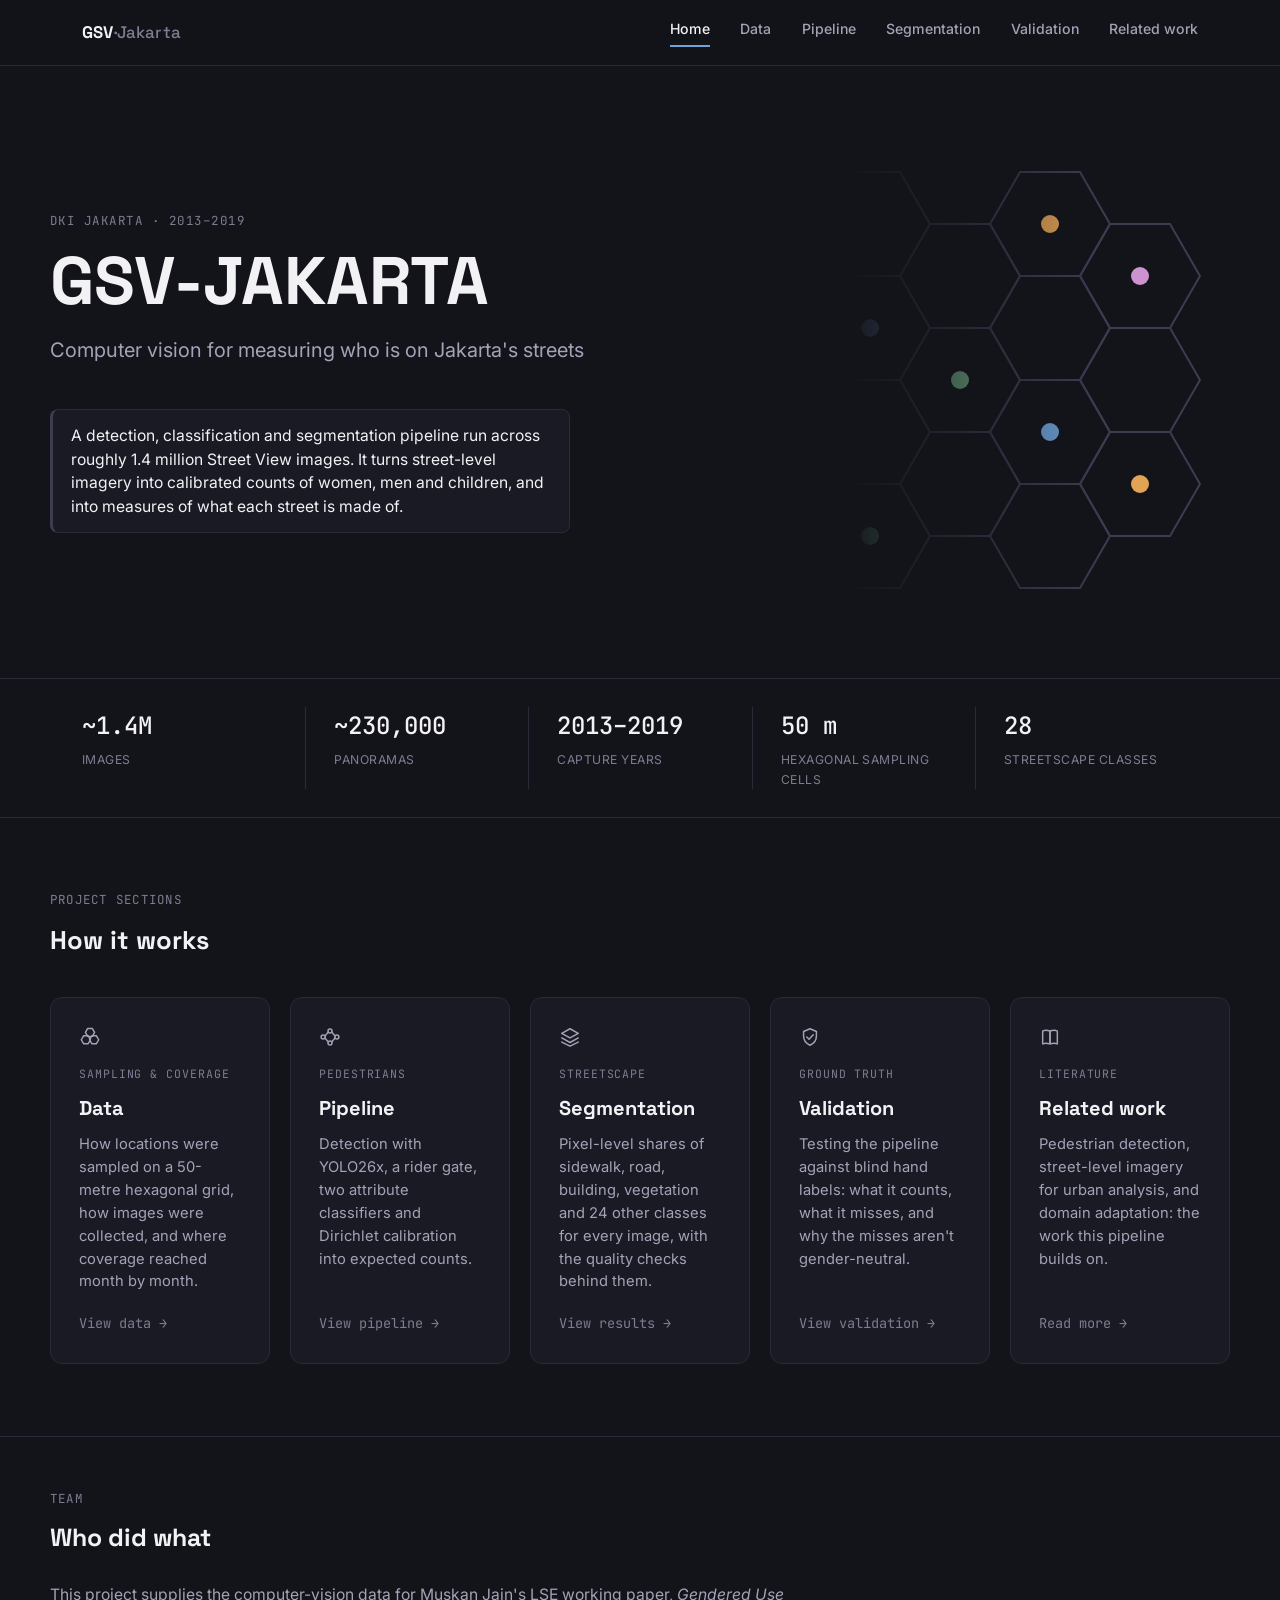
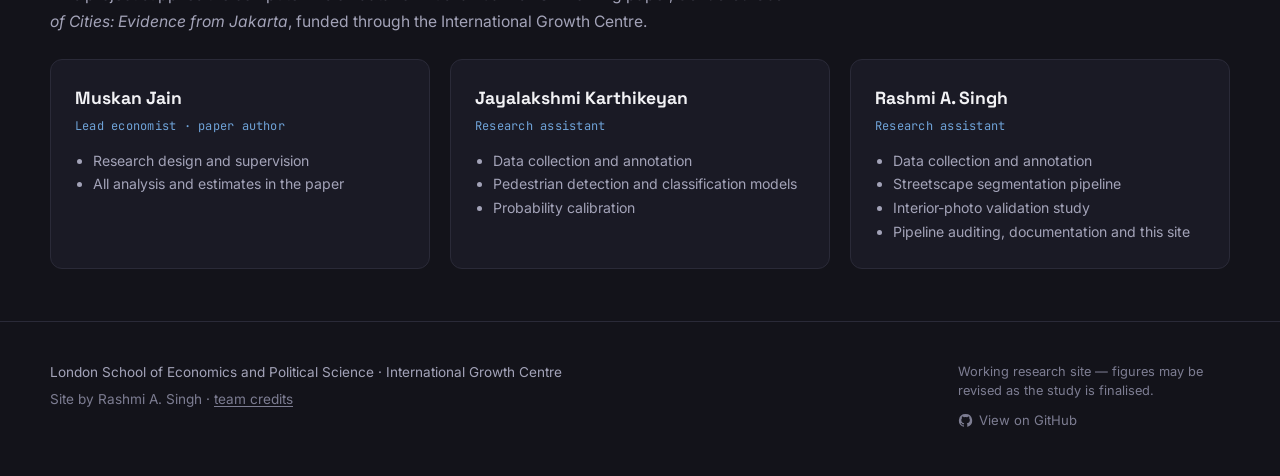
<file: index.html>
<!DOCTYPE html>
<html lang="en">
<head>
<meta charset="UTF-8">
<meta name="viewport" content="width=device-width, initial-scale=1.0">
<title>GSV-Jakarta — Computer vision for Jakarta's streets</title>
<meta name="description" content="A computer-vision pipeline that detects and classifies people and segments the streetscape across ~1.4M Street View images of Jakarta, built for an LSE study of how women and men use public space.">
<link rel="preconnect" href="https://fonts.googleapis.com">
<link rel="preconnect" href="https://fonts.gstatic.com" crossorigin>
<link href="https://fonts.googleapis.com/css2?family=Space+Grotesk:wght@500;700&family=Inter:wght@400;500;600&family=JetBrains+Mono:wght@400;500&display=swap" rel="stylesheet">
<link rel="stylesheet" href="style.css">
<style>
  /* Shared additions (kept in-page so style.css doesn't need replacing) */
  .inline-link { text-decoration: underline; text-underline-offset: 2px; }
  .prose a, .caveat-note a, .credit-line a { text-decoration: underline; text-underline-offset: 2px; color: var(--text-primary); }
  .figure-card { background: var(--surface); }
  .diagram-wrap.wide svg { min-width: 880px; }
  .scroll-hint { display: none; font-family: var(--font-mono); font-size: 0.72rem; color: var(--text-tertiary); margin: 0 0 0.5rem; }
  @media (max-width: 900px) { .scroll-hint { display: block; } }
  .dg-box { fill: var(--surface); stroke: var(--border-strong); stroke-width: 1; }
  .dg-box-a { fill: var(--surface); stroke: var(--phase-1a); stroke-width: 1.4; }
  .dg-box-b { fill: var(--surface); stroke: var(--phase-2); stroke-width: 1.4; }
  .dg-box-out { fill: rgba(111,163,216,0.08); stroke: var(--phase-1a); stroke-width: 1.4; }
  .dg-num { fill: var(--phase-1a); font-family: var(--font-mono); font-size: 11px; font-weight: 500; }
  .dg-num-b { fill: var(--phase-2); font-family: var(--font-mono); font-size: 11px; font-weight: 500; }
  .dg-title { fill: var(--text-primary); font-family: var(--font-body); font-size: 14px; font-weight: 600; }
  .dg-sub { fill: var(--text-secondary); font-family: var(--font-mono); font-size: 11px; }
  .dg-note { fill: var(--text-tertiary); font-family: var(--font-mono); font-size: 10.5px; }
  .dg-track { fill: var(--text-tertiary); font-family: var(--font-mono); font-size: 11px; letter-spacing: 0.08em; }
  .dg-line { stroke: var(--border-strong); stroke-width: 1.5; fill: none; }
  .dg-drop { stroke: var(--text-tertiary); stroke-width: 1; stroke-dasharray: 3 3; fill: none; }
  .dg-w { fill: var(--phase-3); }
  .dg-m { fill: var(--phase-1a); }
  .dg-c { fill: var(--phase-1b); }
  .dg-x { fill: var(--text-tertiary); }
  .diagram-caption { font-size: 0.85rem; color: var(--text-secondary); line-height: 1.55; max-width: 74ch; margin: 0.6rem 0 0; }
  .credit-line { font-size: 0.85rem; color: var(--text-tertiary); max-width: 74ch; line-height: 1.6; margin: 1.25rem 0 0; }
  .formula-box { max-width: 74ch; }
  .walk-grid { display: grid; grid-template-columns: repeat(auto-fit, minmax(240px, 1fr)); gap: 1rem; margin: 1.5rem 0 0.5rem; }
  .walk-card { background: var(--surface); border: 1px solid var(--border); border-radius: var(--radius); padding: 0.9rem; margin: 0; }
  .walk-card svg { width: 100%; height: auto; border-radius: 6px; }
  .walk-step { font-family: var(--font-mono); font-size: 0.72rem; color: var(--phase-1a); letter-spacing: 0.08em; text-transform: uppercase; margin: 0.75rem 0 0.25rem; }
  .walk-text { font-size: 0.84rem; color: var(--text-secondary); line-height: 1.5; margin: 0; }
  .tag-illustrative { display: inline-block; font-family: var(--font-mono); font-size: 0.7rem; color: var(--text-tertiary); border: 1px solid var(--border-strong); border-radius: 4px; padding: 0.15rem 0.5rem; letter-spacing: 0.04em; }
  .team-grid { display: grid; grid-template-columns: repeat(auto-fit, minmax(260px, 1fr)); gap: 1.25rem; margin-top: 1.5rem; }
  .team-card { background: var(--surface); border: 1px solid var(--border); border-radius: var(--radius); padding: 1.5rem; }
  .team-card h3 { font-family: var(--font-display); font-weight: 700; font-size: 1.1rem; margin: 0 0 0.25rem; }
  .team-role { font-family: var(--font-mono); font-size: 0.75rem; color: var(--phase-1a); margin: 0 0 0.8rem; letter-spacing: 0.02em; }
  .team-card ul { margin: 0; padding-left: 1.1rem; font-size: 0.88rem; color: var(--text-secondary); line-height: 1.7; }
  .lesson-grid { display: grid; grid-template-columns: repeat(auto-fit, minmax(300px, 1fr)); gap: 1.25rem; margin: 1.5rem 0; }

</style>
</head>
<body>

<header class="site-header">
  <nav class="nav">
    <a href="index.html" class="nav-logo">GSV<span>·Jakarta</span></a>
    <div class="nav-links">
      <a href="index.html" class="nav-link active">Home</a>
      <a href="data.html" class="nav-link">Data</a>
      <a href="pipeline.html" class="nav-link">Pipeline</a>
      <a href="segmentation.html" class="nav-link">Segmentation</a>
      <a href="validation.html" class="nav-link">Validation</a>
      <a href="litreview.html" class="nav-link">Related work</a>
    </div>
  </nav>
</header>

<main>
  <section class="hero">
    <div class="hero-inner">
      <div class="hero-content">
        <h1 class="sr-only">GSV-Jakarta</h1>
        <p class="eyebrow">DKI Jakarta &middot; 2013&ndash;2019</p>
        <p class="hero-title" aria-hidden="true">GSV-Jakarta</p>
        <p class="hero-subtitle">Computer vision for measuring who is on Jakarta's streets</p>
        <p class="hero-finding">A detection, classification and segmentation pipeline run across roughly 1.4 million Street View images. It turns street-level imagery into calibrated counts of women, men and children, and into measures of what each street is made of.</p>
      </div>
      <div class="hero-motif" aria-hidden="true">
        <svg viewBox="0 0 210 226" xmlns="http://www.w3.org/2000/svg">
          <g fill="none" stroke="var(--border-strong)" stroke-width="1">
            <path d="M0,35 L15,9 L45,9 L60,35 L45,61 L15,61 Z"/>
            <path d="M0,87 L15,61 L45,61 L60,87 L45,113 L15,113 Z"/>
            <path d="M0,139 L15,113 L45,113 L60,139 L45,165 L15,165 Z"/>
            <path d="M0,191 L15,165 L45,165 L60,191 L45,217 L15,217 Z"/>
            <path d="M45,61 L60,35 L90,35 L105,61 L90,87 L60,87 Z"/>
            <path d="M45,113 L60,87 L90,87 L105,113 L90,139 L60,139 Z"/>
            <path d="M45,165 L60,139 L90,139 L105,165 L90,191 L60,191 Z"/>
            <path d="M90,35 L105,9 L135,9 L150,35 L135,61 L105,61 Z"/>
            <path d="M90,87 L105,61 L135,61 L150,87 L135,113 L105,113 Z"/>
            <path d="M90,139 L105,113 L135,113 L150,139 L135,165 L105,165 Z"/>
            <path d="M90,191 L105,165 L135,165 L150,191 L135,217 L105,217 Z"/>
            <path d="M135,61 L150,35 L180,35 L195,61 L180,87 L150,87 Z"/>
            <path d="M135,113 L150,87 L180,87 L195,113 L180,139 L150,139 Z"/>
            <path d="M135,165 L150,139 L180,139 L195,165 L180,191 L150,191 Z"/>
          </g>
          <circle cx="30" cy="87" r="4.5" fill="var(--phase-1a)"/>
          <circle cx="120" cy="35" r="4.5" fill="var(--phase-1b)"/>
          <circle cx="75" cy="113" r="4.5" fill="var(--phase-2)"/>
          <circle cx="165" cy="61" r="4.5" fill="var(--phase-3)"/>
          <circle cx="30" cy="191" r="4.5" fill="var(--phase-2)"/>
          <circle cx="120" cy="139" r="4.5" fill="var(--phase-1a)"/>
          <circle cx="165" cy="165" r="4.5" fill="var(--phase-1b)"/>
        </svg>
      </div>
    </div>
  </section>

  <section class="stats-bar">
    <h2 class="sr-only">Dataset at a glance</h2>
    <div class="stats-inner">
      <div class="stat"><span class="stat-value">~1.4M</span><span class="stat-label">images</span></div>
      <div class="stat"><span class="stat-value">~230,000</span><span class="stat-label">panoramas</span></div>
      <div class="stat"><span class="stat-value">2013&ndash;2019</span><span class="stat-label">capture years</span></div>
      <div class="stat"><span class="stat-value">50 m</span><span class="stat-label">hexagonal sampling cells</span></div>
      <div class="stat"><span class="stat-value">28</span><span class="stat-label">streetscape classes</span></div>
    </div>
  </section>

  <section class="card-grid-section">
    <style>.card-grid { grid-template-columns: repeat(auto-fit, minmax(200px, 1fr)); }</style>
    <div class="section-intro">
      <p class="section-label">Project sections</p>
      <h2 class="section-heading">How it works</h2>
    </div>
    <div class="card-grid">

      <a href="data.html" class="card">
        <svg class="card-icon" viewBox="0 0 24 24" fill="none" stroke="currentColor" stroke-width="1.6" stroke-linecap="round" stroke-linejoin="round" aria-hidden="true">
          <polygon points="7,7 9.5,2.67 14.5,2.67 17,7 14.5,11.33 9.5,11.33"/>
          <polygon points="2.5,15 5,10.67 10,10.67 12.5,15 10,19.33 5,19.33"/>
          <polygon points="11.5,15 14,10.67 19,10.67 21.5,15 19,19.33 14,19.33"/>
        </svg>
        <p class="card-eyebrow">Sampling &amp; coverage</p>
        <h3 class="card-title">Data</h3>
        <p class="card-desc">How locations were sampled on a 50-metre hexagonal grid, how images were collected, and where coverage reached month by month.</p>
        <span class="card-arrow">View data &rarr;</span>
      </a>

      <a href="pipeline.html" class="card">
        <svg class="card-icon" viewBox="0 0 24 24" fill="none" stroke="currentColor" stroke-width="1.6" stroke-linecap="round" stroke-linejoin="round" aria-hidden="true">
          <circle cx="4.5" cy="12" r="2.2"/>
          <circle cx="12" cy="5.5" r="2.2"/>
          <circle cx="12" cy="18.5" r="2.2"/>
          <circle cx="19.5" cy="12" r="2.2"/>
          <path d="M6.5 11 10 6.7M6.5 13 10 17.3M14 6.7 17.5 11M14 17.3 17.5 13"/>
        </svg>
        <p class="card-eyebrow">Pedestrians</p>
        <h3 class="card-title">Pipeline</h3>
        <p class="card-desc">Detection with YOLO26x, a rider gate, two attribute classifiers and Dirichlet calibration into expected counts.</p>
        <span class="card-arrow">View pipeline &rarr;</span>
      </a>

      <a href="segmentation.html" class="card">
        <svg class="card-icon" viewBox="0 0 24 24" fill="none" stroke="currentColor" stroke-width="1.6" stroke-linecap="round" stroke-linejoin="round" aria-hidden="true">
          <polygon points="12,3 21,8 12,13 3,8"/>
          <polyline points="3,13 12,18 21,13"/>
          <polyline points="3,17.5 12,22 21,17.5"/>
        </svg>
        <p class="card-eyebrow">Streetscape</p>
        <h3 class="card-title">Segmentation</h3>
        <p class="card-desc">Pixel-level shares of sidewalk, road, building, vegetation and 24 other classes for every image, with the quality checks behind them.</p>
        <span class="card-arrow">View results &rarr;</span>
      </a>

      <a href="validation.html" class="card">
        <svg class="card-icon" viewBox="0 0 24 24" fill="none" stroke="currentColor" stroke-width="1.6" stroke-linecap="round" stroke-linejoin="round" aria-hidden="true">
          <path d="M12 3l7 3v5c0 4.5-3 8.3-7 10-4-1.7-7-5.5-7-10V6z"/>
          <path d="M8.5 12l2.5 2.5 4.5-5"/>
        </svg>
        <p class="card-eyebrow">Ground truth</p>
        <h3 class="card-title">Validation</h3>
        <p class="card-desc">Testing the pipeline against blind hand labels: what it counts, what it misses, and why the misses aren't gender-neutral.</p>
        <span class="card-arrow">View validation &rarr;</span>
      </a>

      <a href="litreview.html" class="card">
        <svg class="card-icon" viewBox="0 0 24 24" fill="none" stroke="currentColor" stroke-width="1.6" stroke-linecap="round" stroke-linejoin="round" aria-hidden="true">
          <path d="M4 5.5c2-1 5-1 8 0v14c-3-1-6-1-8 0z"/>
          <path d="M20 5.5c-2-1-5-1-8 0v14c3-1 6-1 8 0z"/>
        </svg>
        <p class="card-eyebrow">Literature</p>
        <h3 class="card-title">Related work</h3>
        <p class="card-desc">Pedestrian detection, street-level imagery for urban analysis, and domain adaptation: the work this pipeline builds on.</p>
        <span class="card-arrow">Read more &rarr;</span>
      </a>

    </div>
  </section>

  <section class="content-section" id="team">
    <div class="content-inner">
      <p class="section-label">Team</p>
      <h2>Who did what</h2>
      <div class="prose">
        <p>This project supplies the computer-vision data for Muskan Jain's LSE working paper, <em>Gendered Use of Cities: Evidence from Jakarta</em>, funded through the International Growth Centre.</p>
      </div>
      <div class="team-grid">
        <div class="team-card">
          <h3>Muskan Jain</h3>
          <p class="team-role">Lead economist &middot; paper author</p>
          <ul>
            <li>Research design and supervision</li>
            <li>All analysis and estimates in the paper</li>
          </ul>
        </div>
        <div class="team-card">
          <h3>Jayalakshmi Karthikeyan</h3>
          <p class="team-role">Research assistant</p>
          <ul>
            <li>Data collection and annotation</li>
            <li>Pedestrian detection and classification models</li>
            <li>Probability calibration</li>
          </ul>
        </div>
        <div class="team-card">
          <h3>Rashmi A. Singh</h3>
          <p class="team-role">Research assistant</p>
          <ul>
            <li>Data collection and annotation</li>
            <li>Streetscape segmentation pipeline</li>
            <li>Interior-photo validation study</li>
            <li>Pipeline auditing, documentation and this site</li>
          </ul>
        </div>
      </div>
    </div>
  </section>

</main>

<footer class="site-footer">
  <div class="footer-inner">
    <div>
      <p class="footer-affiliation">London School of Economics and Political Science &middot; International Growth Centre</p>
      <p class="footer-name">Site by Rashmi A. Singh &middot; <a href="index.html#team" class="inline-link">team credits</a></p>
    </div>
    <div>
      <p class="footer-note">Working research site &mdash; figures may be revised as the study is finalised.</p>
      <a href="https://github.com/rashmi-a-singh/gsv-jakarta" class="footer-github">
        <svg viewBox="0 0 24 24" fill="currentColor" aria-hidden="true"><path d="M12 1.5a10.5 10.5 0 0 0-3.32 20.47c.53.1.72-.23.72-.51v-1.98c-2.94.64-3.56-1.28-3.56-1.28-.48-1.22-1.18-1.55-1.18-1.55-.96-.66.07-.65.07-.65 1.07.08 1.63 1.1 1.63 1.1.94 1.62 2.47 1.15 3.08.88.1-.68.37-1.15.67-1.42-2.35-.27-4.82-1.17-4.82-5.23 0-1.16.41-2.1 1.1-2.84-.11-.27-.48-1.36.1-2.83 0 0 .9-.29 2.95 1.08a10.2 10.2 0 0 1 5.37 0c2.04-1.37 2.94-1.08 2.94-1.08.59 1.47.22 2.56.11 2.83.68.74 1.1 1.68 1.1 2.84 0 4.07-2.48 4.96-4.84 5.22.38.33.72.97.72 1.96v2.9c0 .28.19.62.73.51A10.5 10.5 0 0 0 12 1.5z"/></svg>
        View on GitHub
      </a>
    </div>
  </div>
</footer>

</body>
</html>
</file>
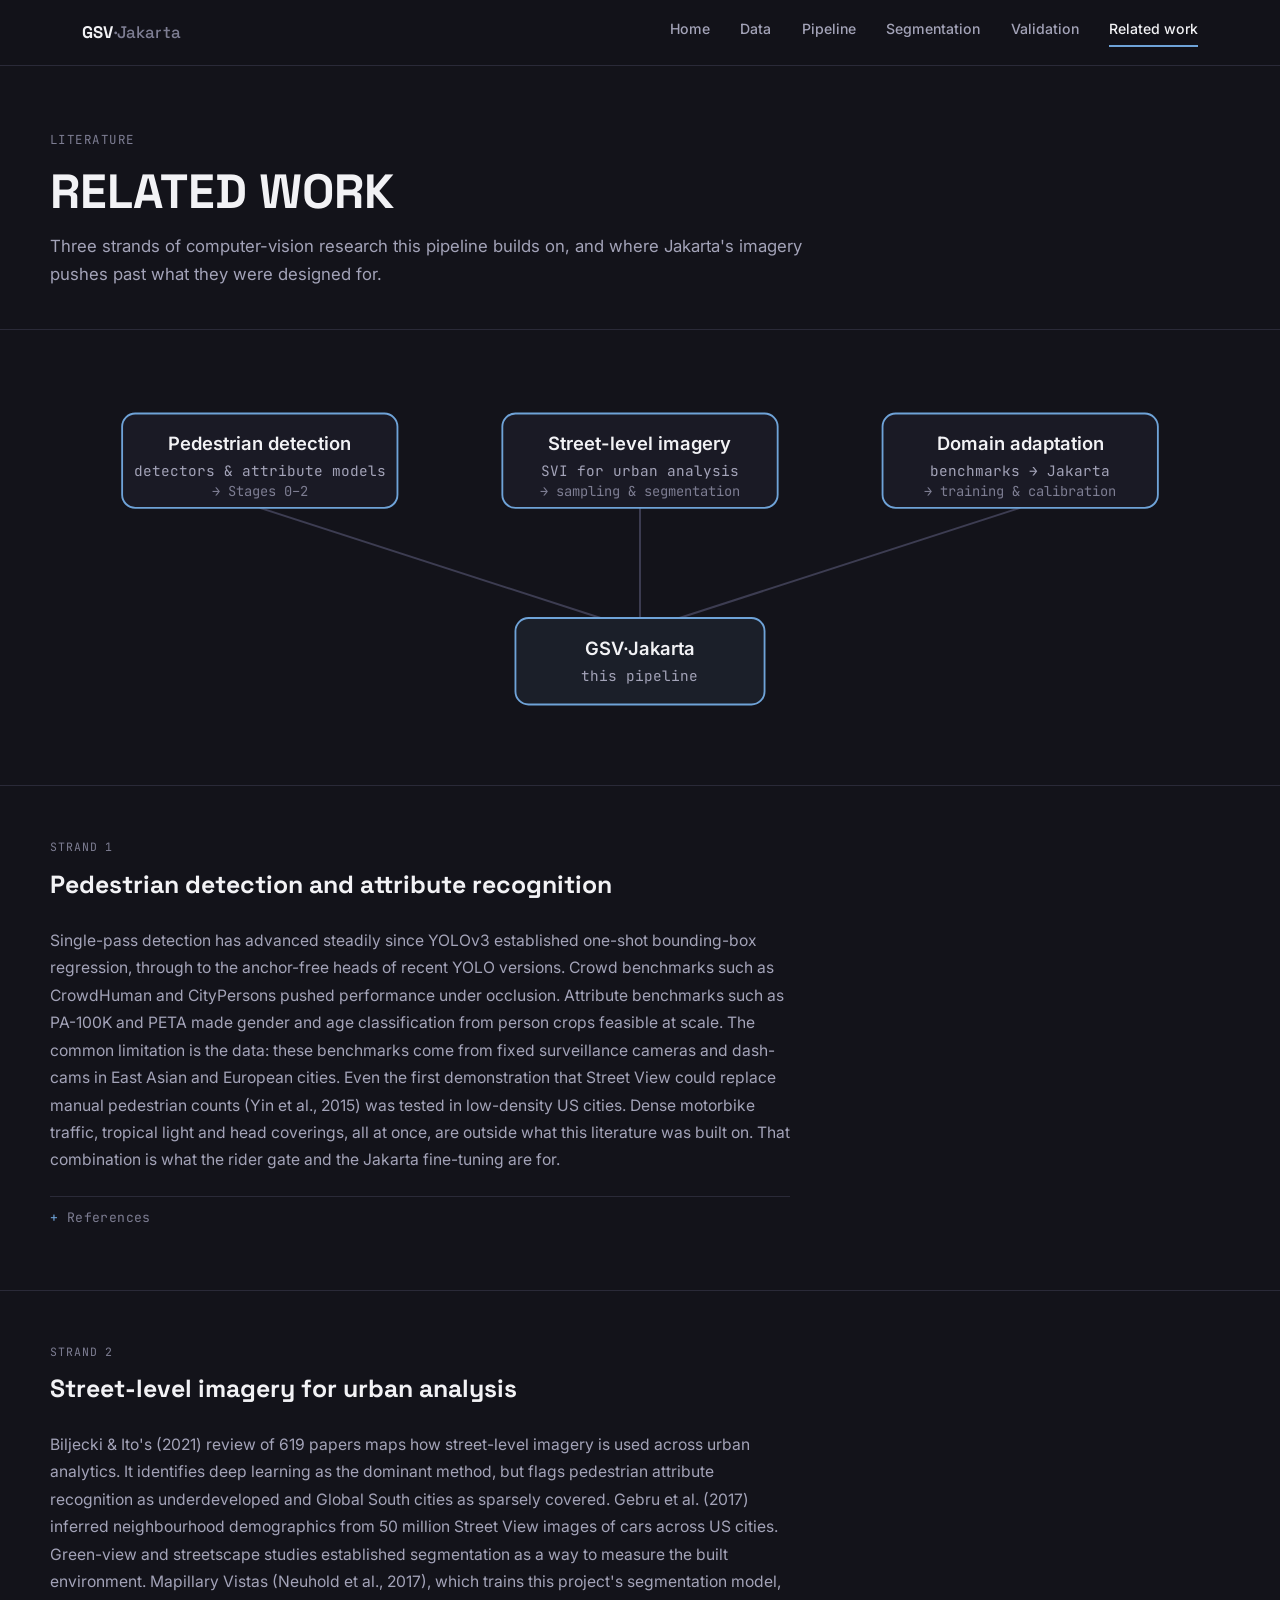
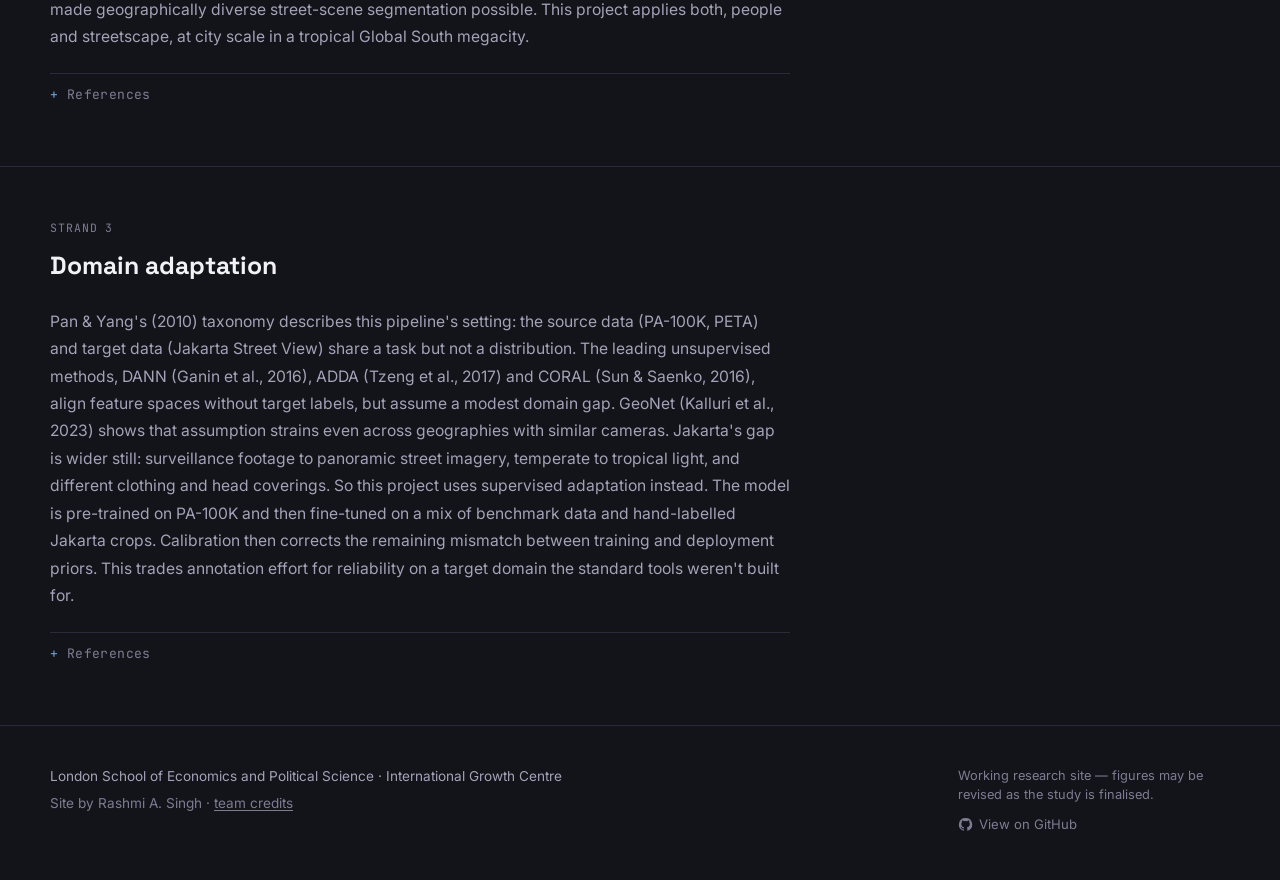
<file: litreview.html>
<!DOCTYPE html>
<html lang="en">
<head>
<meta charset="UTF-8">
<meta name="viewport" content="width=device-width, initial-scale=1.0">
<title>Related work — GSV-Jakarta</title>
<meta name="description" content="The computer-vision literature GSV-Jakarta builds on: pedestrian detection and attribute recognition, street-level imagery for urban analysis, and domain adaptation.">
<link rel="preconnect" href="https://fonts.googleapis.com">
<link rel="preconnect" href="https://fonts.gstatic.com" crossorigin>
<link href="https://fonts.googleapis.com/css2?family=Space+Grotesk:wght@500;700&family=Inter:wght@400;500;600&family=JetBrains+Mono:wght@400;500&display=swap" rel="stylesheet">
<link rel="stylesheet" href="style.css">
<style>
  /* Shared additions (kept in-page so style.css doesn't need replacing) */
  .inline-link { text-decoration: underline; text-underline-offset: 2px; }
  .prose a, .caveat-note a, .credit-line a { text-decoration: underline; text-underline-offset: 2px; color: var(--text-primary); }
  .figure-card { background: var(--surface); }
  .diagram-wrap.wide svg { min-width: 880px; }
  .scroll-hint { display: none; font-family: var(--font-mono); font-size: 0.72rem; color: var(--text-tertiary); margin: 0 0 0.5rem; }
  @media (max-width: 900px) { .scroll-hint { display: block; } }
  .dg-box { fill: var(--surface); stroke: var(--border-strong); stroke-width: 1; }
  .dg-box-a { fill: var(--surface); stroke: var(--phase-1a); stroke-width: 1.4; }
  .dg-box-b { fill: var(--surface); stroke: var(--phase-2); stroke-width: 1.4; }
  .dg-box-out { fill: rgba(111,163,216,0.08); stroke: var(--phase-1a); stroke-width: 1.4; }
  .dg-num { fill: var(--phase-1a); font-family: var(--font-mono); font-size: 11px; font-weight: 500; }
  .dg-num-b { fill: var(--phase-2); font-family: var(--font-mono); font-size: 11px; font-weight: 500; }
  .dg-title { fill: var(--text-primary); font-family: var(--font-body); font-size: 14px; font-weight: 600; }
  .dg-sub { fill: var(--text-secondary); font-family: var(--font-mono); font-size: 11px; }
  .dg-note { fill: var(--text-tertiary); font-family: var(--font-mono); font-size: 10.5px; }
  .dg-track { fill: var(--text-tertiary); font-family: var(--font-mono); font-size: 11px; letter-spacing: 0.08em; }
  .dg-line { stroke: var(--border-strong); stroke-width: 1.5; fill: none; }
  .dg-drop { stroke: var(--text-tertiary); stroke-width: 1; stroke-dasharray: 3 3; fill: none; }
  .dg-w { fill: var(--phase-3); }
  .dg-m { fill: var(--phase-1a); }
  .dg-c { fill: var(--phase-1b); }
  .dg-x { fill: var(--text-tertiary); }
  .diagram-caption { font-size: 0.85rem; color: var(--text-secondary); line-height: 1.55; max-width: 74ch; margin: 0.6rem 0 0; }
  .credit-line { font-size: 0.85rem; color: var(--text-tertiary); max-width: 74ch; line-height: 1.6; margin: 1.25rem 0 0; }
  .formula-box { max-width: 74ch; }
  .walk-grid { display: grid; grid-template-columns: repeat(auto-fit, minmax(240px, 1fr)); gap: 1rem; margin: 1.5rem 0 0.5rem; }
  .walk-card { background: var(--surface); border: 1px solid var(--border); border-radius: var(--radius); padding: 0.9rem; margin: 0; }
  .walk-card svg { width: 100%; height: auto; border-radius: 6px; }
  .walk-step { font-family: var(--font-mono); font-size: 0.72rem; color: var(--phase-1a); letter-spacing: 0.08em; text-transform: uppercase; margin: 0.75rem 0 0.25rem; }
  .walk-text { font-size: 0.84rem; color: var(--text-secondary); line-height: 1.5; margin: 0; }
  .tag-illustrative { display: inline-block; font-family: var(--font-mono); font-size: 0.7rem; color: var(--text-tertiary); border: 1px solid var(--border-strong); border-radius: 4px; padding: 0.15rem 0.5rem; letter-spacing: 0.04em; }
  .team-grid { display: grid; grid-template-columns: repeat(auto-fit, minmax(260px, 1fr)); gap: 1.25rem; margin-top: 1.5rem; }
  .team-card { background: var(--surface); border: 1px solid var(--border); border-radius: var(--radius); padding: 1.5rem; }
  .team-card h3 { font-family: var(--font-display); font-weight: 700; font-size: 1.1rem; margin: 0 0 0.25rem; }
  .team-role { font-family: var(--font-mono); font-size: 0.75rem; color: var(--phase-1a); margin: 0 0 0.8rem; letter-spacing: 0.02em; }
  .team-card ul { margin: 0; padding-left: 1.1rem; font-size: 0.88rem; color: var(--text-secondary); line-height: 1.7; }
  .lesson-grid { display: grid; grid-template-columns: repeat(auto-fit, minmax(300px, 1fr)); gap: 1.25rem; margin: 1.5rem 0; }

</style>
</head>
<body>

<header class="site-header">
  <nav class="nav">
    <a href="index.html" class="nav-logo">GSV<span>·Jakarta</span></a>
    <div class="nav-links">
      <a href="index.html" class="nav-link">Home</a>
      <a href="data.html" class="nav-link">Data</a>
      <a href="pipeline.html" class="nav-link">Pipeline</a>
      <a href="segmentation.html" class="nav-link">Segmentation</a>
      <a href="validation.html" class="nav-link">Validation</a>
      <a href="litreview.html" class="nav-link active">Related work</a>
    </div>
  </nav>
</header>

<main>
  <section class="page-hero">
    <div class="page-hero-inner">
      <p class="eyebrow">Literature</p>
      <h1 class="page-title">Related work</h1>
      <p class="page-intro">Three strands of computer-vision research this pipeline builds on, and where Jakarta's imagery pushes past what they were designed for.</p>
    </div>
  </section>

  <section class="content-section">
    <div class="content-inner">
      <div class="diagram-wrap">
        <svg viewBox="0 0 900 262" xmlns="http://www.w3.org/2000/svg" role="img" aria-label="Concept map: GSV-Jakarta at the centre, connected to three literature strands: pedestrian detection and attributes, street-level imagery for urban analysis, and domain adaptation.">
          <g class="dg-line">
            <line x1="420" y1="180" x2="160" y2="96"/>
            <line x1="450" y1="180" x2="450" y2="96"/>
            <line x1="480" y1="180" x2="740" y2="96"/>
          </g>
          <rect x="355" y="180" width="190" height="66" rx="10" class="dg-box-out"/>
          <text x="450" y="208" class="dg-title" text-anchor="middle">GSV&middot;Jakarta</text>
          <text x="450" y="228" class="dg-sub" text-anchor="middle">this pipeline</text>

          <rect x="55" y="24" width="210" height="72" rx="10" class="dg-box-a"/>
          <text x="160" y="52" class="dg-title" text-anchor="middle">Pedestrian detection</text>
          <text x="160" y="72" class="dg-sub" text-anchor="middle">detectors &amp; attribute models</text>
          <text x="160" y="87" class="dg-note" text-anchor="middle">→ Stages 0–2</text>

          <rect x="345" y="24" width="210" height="72" rx="10" class="dg-box-a"/>
          <text x="450" y="52" class="dg-title" text-anchor="middle">Street-level imagery</text>
          <text x="450" y="72" class="dg-sub" text-anchor="middle">SVI for urban analysis</text>
          <text x="450" y="87" class="dg-note" text-anchor="middle">→ sampling &amp; segmentation</text>

          <rect x="635" y="24" width="210" height="72" rx="10" class="dg-box-a"/>
          <text x="740" y="52" class="dg-title" text-anchor="middle">Domain adaptation</text>
          <text x="740" y="72" class="dg-sub" text-anchor="middle">benchmarks → Jakarta</text>
          <text x="740" y="87" class="dg-note" text-anchor="middle">→ training &amp; calibration</text>
        </svg>
      </div>
    </div>
  </section>

  <section class="content-section">
    <div class="content-inner">
      <p class="card-eyebrow">Strand 1</p>
      <h2>Pedestrian detection and attribute recognition</h2>
      <div class="prose">
        <p>Single-pass detection has advanced steadily since YOLOv3 established one-shot bounding-box regression, through to the anchor-free heads of recent YOLO versions. Crowd benchmarks such as CrowdHuman and CityPersons pushed performance under occlusion. Attribute benchmarks such as PA-100K and PETA made gender and age classification from person crops feasible at scale. The common limitation is the data: these benchmarks come from fixed surveillance cameras and dash-cams in East Asian and European cities. Even the first demonstration that Street View could replace manual pedestrian counts (Yin et al., 2015) was tested in low-density US cities. Dense motorbike traffic, tropical light and head coverings, all at once, are outside what this literature was built on. That combination is what the rider gate and the Jakarta fine-tuning are for.</p>
      </div>
      <details class="refs-details">
        <summary>References</summary>
        <ol class="refs-list">
          <li>Redmon, J. &amp; Farhadi, A. (2018). YOLOv3: An incremental improvement. <em>arXiv:1804.02767</em>.</li>
          <li>Jocher, G., Chaurasia, A. &amp; Qiu, J. (2023). Ultralytics YOLOv8. <em>github.com/ultralytics/ultralytics</em>.</li>
          <li>Shao, S. et al. (2018). CrowdHuman: A benchmark for detecting human in a crowd. <em>arXiv:1805.00123</em>.</li>
          <li>Zhang, S. et al. (2017). CityPersons: A diverse dataset for pedestrian detection. <em>CVPR 2017</em>.</li>
          <li>Yin, L. et al. (2015). 'Big data' for pedestrian volume: Exploring the use of Google Street View images for pedestrian counts. <em>Computers, Environment and Urban Systems</em>.</li>
          <li>Wang, Y. et al. (2021). Unsupervised domain-adaptive scene-specific pedestrian detection for static video surveillance. <em>Pattern Recognition</em>, 118.</li>
          <li>Li, X. et al. (2022). Occlusion handling and multi-scale pedestrian detection based on deep learning: A review. <em>IEEE Access</em>.</li>
        </ol>
      </details>
    </div>
  </section>

  <section class="content-section">
    <div class="content-inner">
      <p class="card-eyebrow">Strand 2</p>
      <h2>Street-level imagery for urban analysis</h2>
      <div class="prose">
        <p>Biljecki &amp; Ito's (2021) review of 619 papers maps how street-level imagery is used across urban analytics. It identifies deep learning as the dominant method, but flags pedestrian attribute recognition as underdeveloped and Global South cities as sparsely covered. Gebru et al. (2017) inferred neighbourhood demographics from 50 million Street View images of cars across US cities. Green-view and streetscape studies established segmentation as a way to measure the built environment. Mapillary Vistas (Neuhold et al., 2017), which trains this project's segmentation model, made geographically diverse street-scene segmentation possible. This project applies both, people and streetscape, at city scale in a tropical Global South megacity.</p>
      </div>
      <details class="refs-details">
        <summary>References</summary>
        <ol class="refs-list">
          <li>Biljecki, F. &amp; Ito, K. (2021). Street view imagery in urban analytics and GIS: A review. <em>Landscape and Urban Planning</em>, 215, 104217.</li>
          <li>Gebru, T. et al. (2017). Using deep learning and Google Street View to estimate the demographic makeup of neighborhoods across the United States. <em>PNAS</em>, 114(50).</li>
          <li>Naik, N. et al. (2017). Computer vision uncovers predictors of physical urban change. <em>PNAS</em>, 114(29).</li>
          <li>Li, X. et al. (2015). Assessing street-level urban greenery using Google Street View and a modified green view index. <em>Urban Forestry &amp; Urban Greening</em>, 14(3).</li>
          <li>Seiferling, I. et al. (2017). Green streets: Quantifying and mapping urban trees with street-level imagery and computer vision. <em>Landscape and Urban Planning</em>, 165.</li>
          <li>Neuhold, G. et al. (2017). The Mapillary Vistas dataset for semantic understanding of street scenes. <em>ICCV 2017</em>.</li>
          <li>Chen, L. et al. (2020). Estimating pedestrian volume using street view images: A large-scale validation test. <em>Computers, Environment and Urban Systems</em>, 81.</li>
          <li>Yue, H. et al. (2022). Detecting people on the street and the streetscape physical environment from Baidu Street View images. <em>ISPRS International Journal of Geo-Information</em>, 11(3).</li>
          <li>Chen, L. et al. (2022). Examining the association between the built environment and pedestrian volume using street view images. <em>Cities</em>, 127.</li>
          <li>Zhang, F. et al. (2024). Urban visual intelligence: Studying cities with artificial intelligence and street-level imagery. <em>Annals of the American Association of Geographers</em>, 114(2).</li>
        </ol>
      </details>
    </div>
  </section>

  <section class="content-section">
    <div class="content-inner">
      <p class="card-eyebrow">Strand 3</p>
      <h2>Domain adaptation</h2>
      <div class="prose">
        <p>Pan &amp; Yang's (2010) taxonomy describes this pipeline's setting: the source data (PA-100K, PETA) and target data (Jakarta Street View) share a task but not a distribution. The leading unsupervised methods, DANN (Ganin et al., 2016), ADDA (Tzeng et al., 2017) and CORAL (Sun &amp; Saenko, 2016), align feature spaces without target labels, but assume a modest domain gap. GeoNet (Kalluri et al., 2023) shows that assumption strains even across geographies with similar cameras. Jakarta's gap is wider still: surveillance footage to panoramic street imagery, temperate to tropical light, and different clothing and head coverings. So this project uses supervised adaptation instead. The model is pre-trained on PA-100K and then fine-tuned on a mix of benchmark data and hand-labelled Jakarta crops. Calibration then corrects the remaining mismatch between training and deployment priors. This trades annotation effort for reliability on a target domain the standard tools weren't built for.</p>
      </div>
      <details class="refs-details">
        <summary>References</summary>
        <ol class="refs-list">
          <li>Pan, S.J. &amp; Yang, Q. (2010). A survey on transfer learning. <em>IEEE Transactions on Knowledge and Data Engineering</em>, 22(10).</li>
          <li>Zhuang, F. et al. (2021). A comprehensive survey on transfer learning. <em>Proceedings of the IEEE</em>, 109(1).</li>
          <li>Ganin, Y. et al. (2016). Domain-adversarial training of neural networks. <em>Journal of Machine Learning Research</em>, 17(59).</li>
          <li>Tzeng, E., Hoffman, J., Saenko, K. &amp; Darrell, T. (2017). Adversarial discriminative domain adaptation. <em>CVPR 2017</em>.</li>
          <li>Sun, B. &amp; Saenko, K. (2016). Deep CORAL: Correlation alignment for deep domain adaptation. <em>ECCV 2016 Workshops</em>.</li>
          <li>Kalluri, T., Xu, W. &amp; Chandraker, M. (2023). GeoNet: Benchmarking unsupervised adaptation across geographies. <em>CVPR 2023</em>.</li>
          <li>Nguyen, V.D. et al. (2024). Tackling domain shifts in person re-identification: A survey and analysis. <em>CVPR Workshop on Continual Learning in Vision</em>.</li>
          <li>Alabsi, B.A. et al. (2025). Woman hijab detection using transfer learning. <em>Journal of Information Systems and Digital Technologies</em>, 7(1).</li>
        </ol>
      </details>
    </div>
  </section>

</main>

<footer class="site-footer">
  <div class="footer-inner">
    <div>
      <p class="footer-affiliation">London School of Economics and Political Science &middot; International Growth Centre</p>
      <p class="footer-name">Site by Rashmi A. Singh &middot; <a href="index.html#team" class="inline-link">team credits</a></p>
    </div>
    <div>
      <p class="footer-note">Working research site &mdash; figures may be revised as the study is finalised.</p>
      <a href="https://github.com/rashmi-a-singh/gsv-jakarta" class="footer-github">
        <svg viewBox="0 0 24 24" fill="currentColor" aria-hidden="true"><path d="M12 1.5a10.5 10.5 0 0 0-3.32 20.47c.53.1.72-.23.72-.51v-1.98c-2.94.64-3.56-1.28-3.56-1.28-.48-1.22-1.18-1.55-1.18-1.55-.96-.66.07-.65.07-.65 1.07.08 1.63 1.1 1.63 1.1.94 1.62 2.47 1.15 3.08.88.1-.68.37-1.15.67-1.42-2.35-.27-4.82-1.17-4.82-5.23 0-1.16.41-2.1 1.1-2.84-.11-.27-.48-1.36.1-2.83 0 0 .9-.29 2.95 1.08a10.2 10.2 0 0 1 5.37 0c2.04-1.37 2.94-1.08 2.94-1.08.59 1.47.22 2.56.11 2.83.68.74 1.1 1.68 1.1 2.84 0 4.07-2.48 4.96-4.84 5.22.38.33.72.97.72 1.96v2.9c0 .28.19.62.73.51A10.5 10.5 0 0 0 12 1.5z"/></svg>
        View on GitHub
      </a>
    </div>
  </div>
</footer>

</body>
</html>
</file>
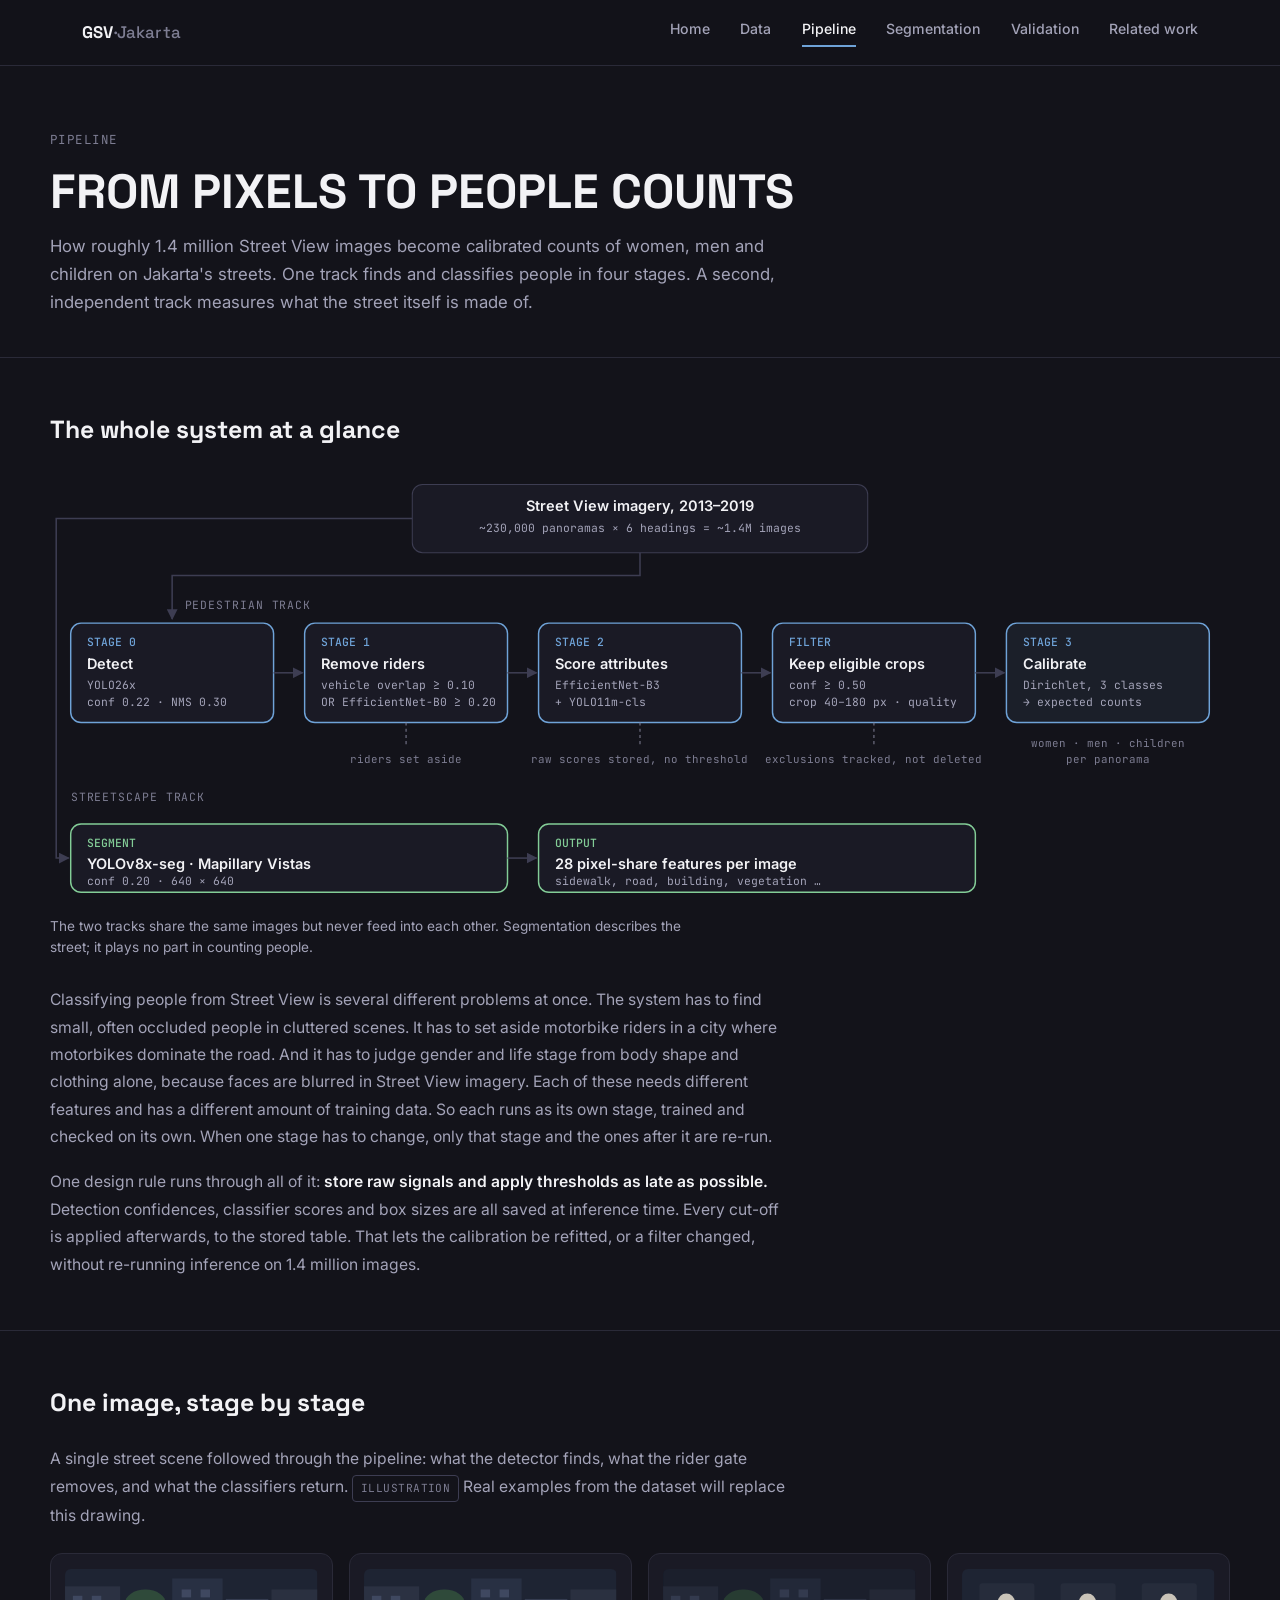
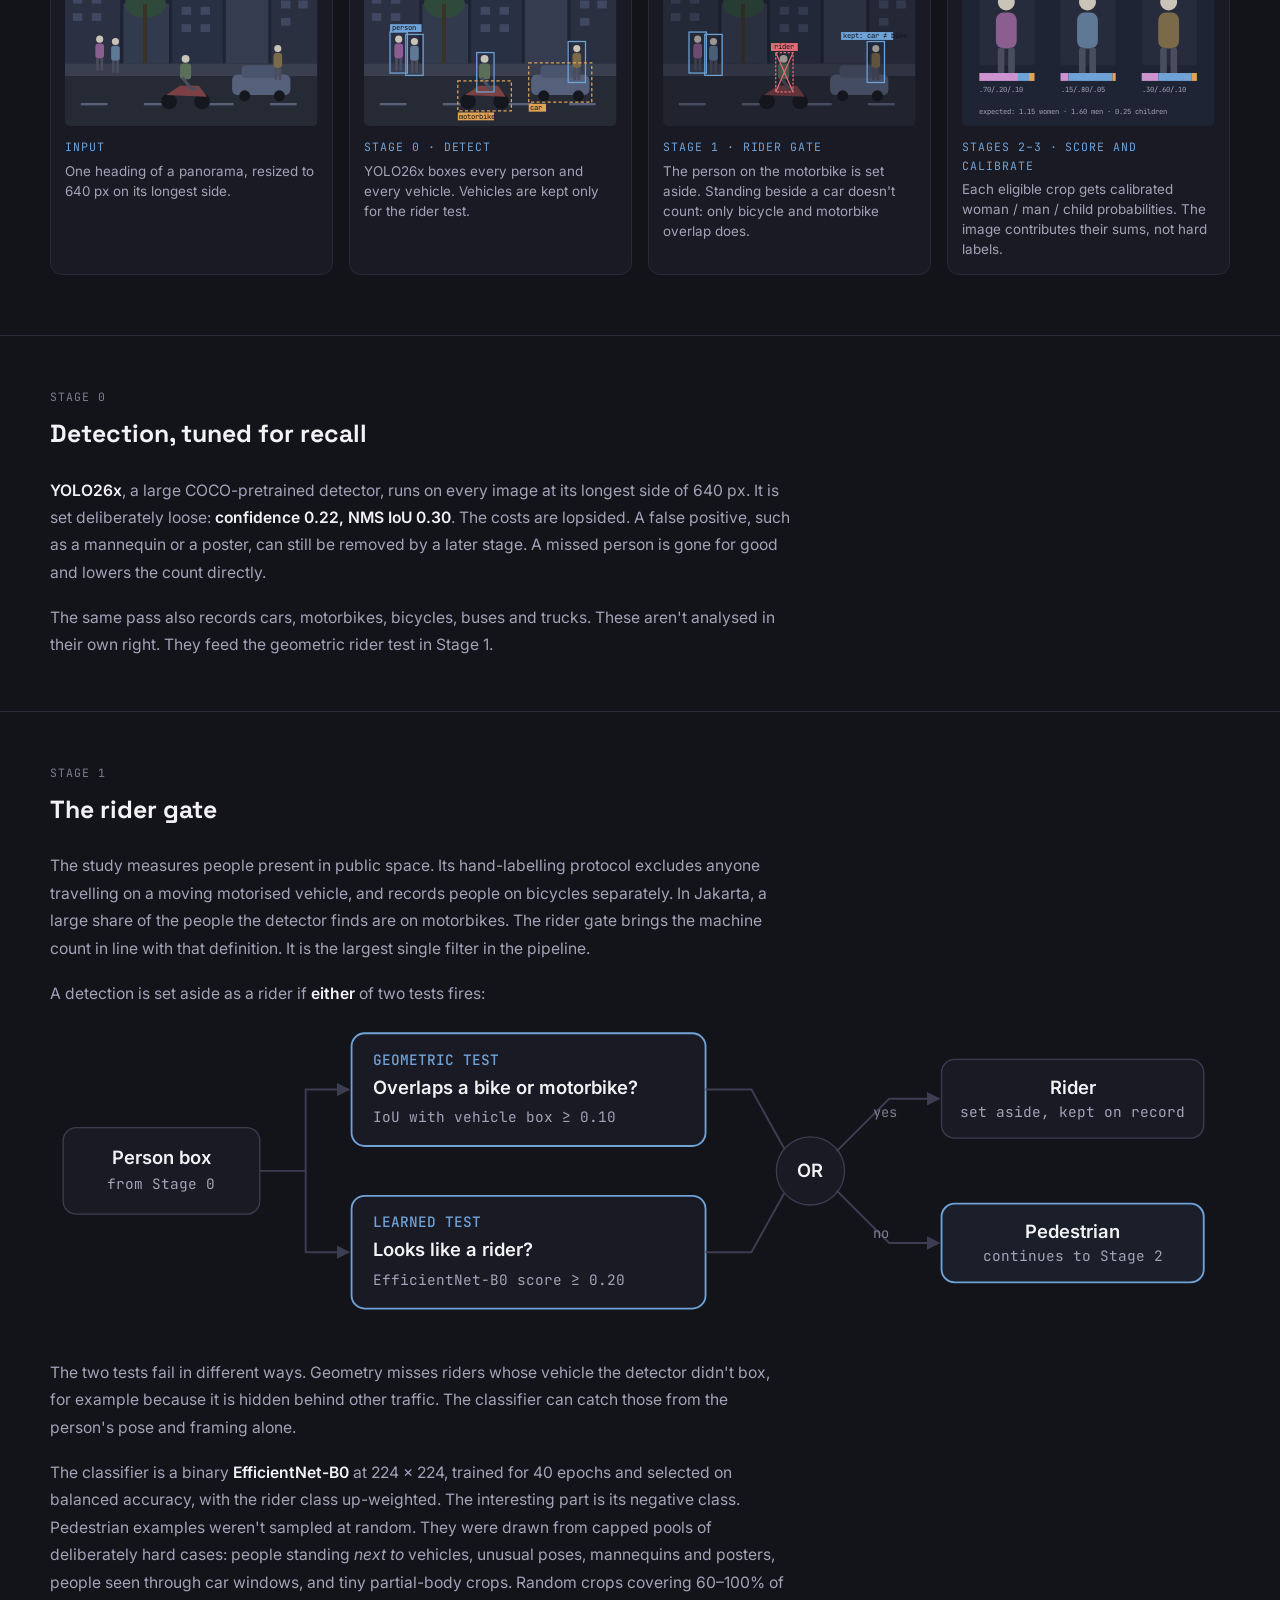
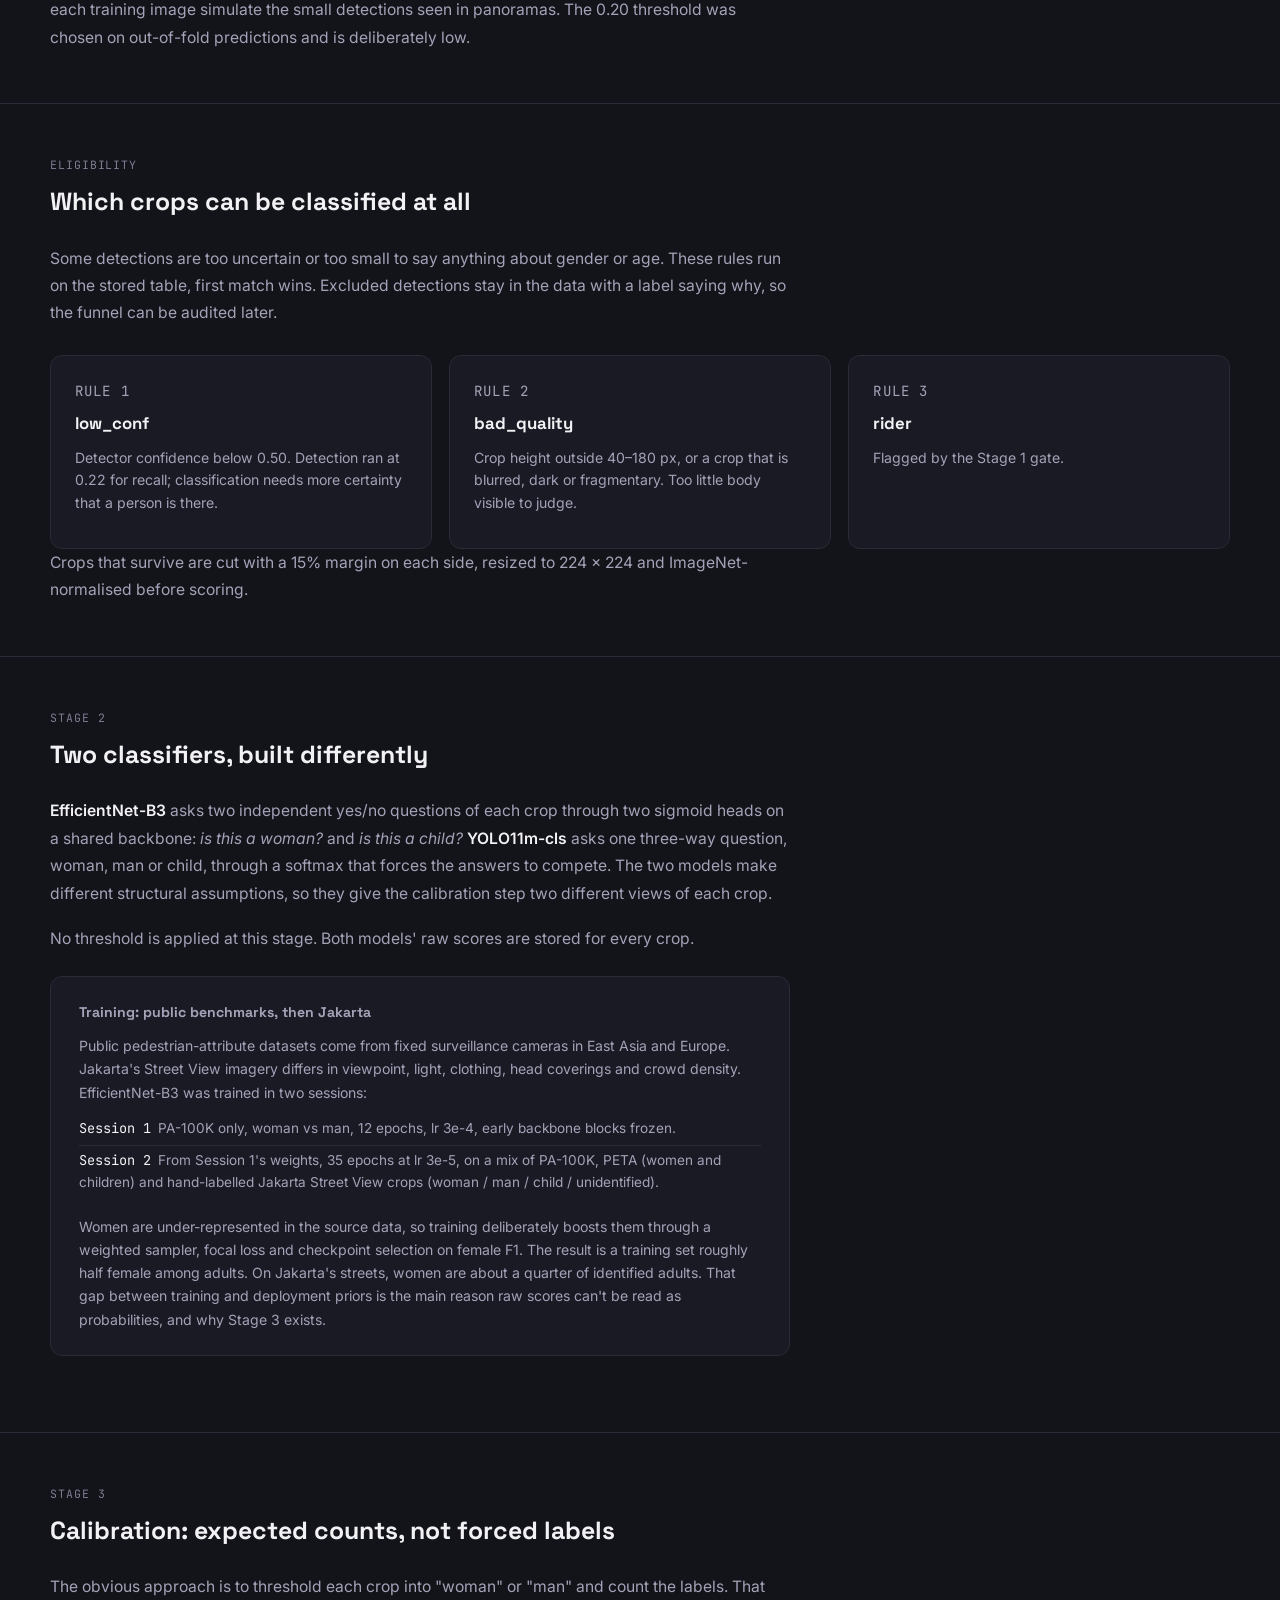
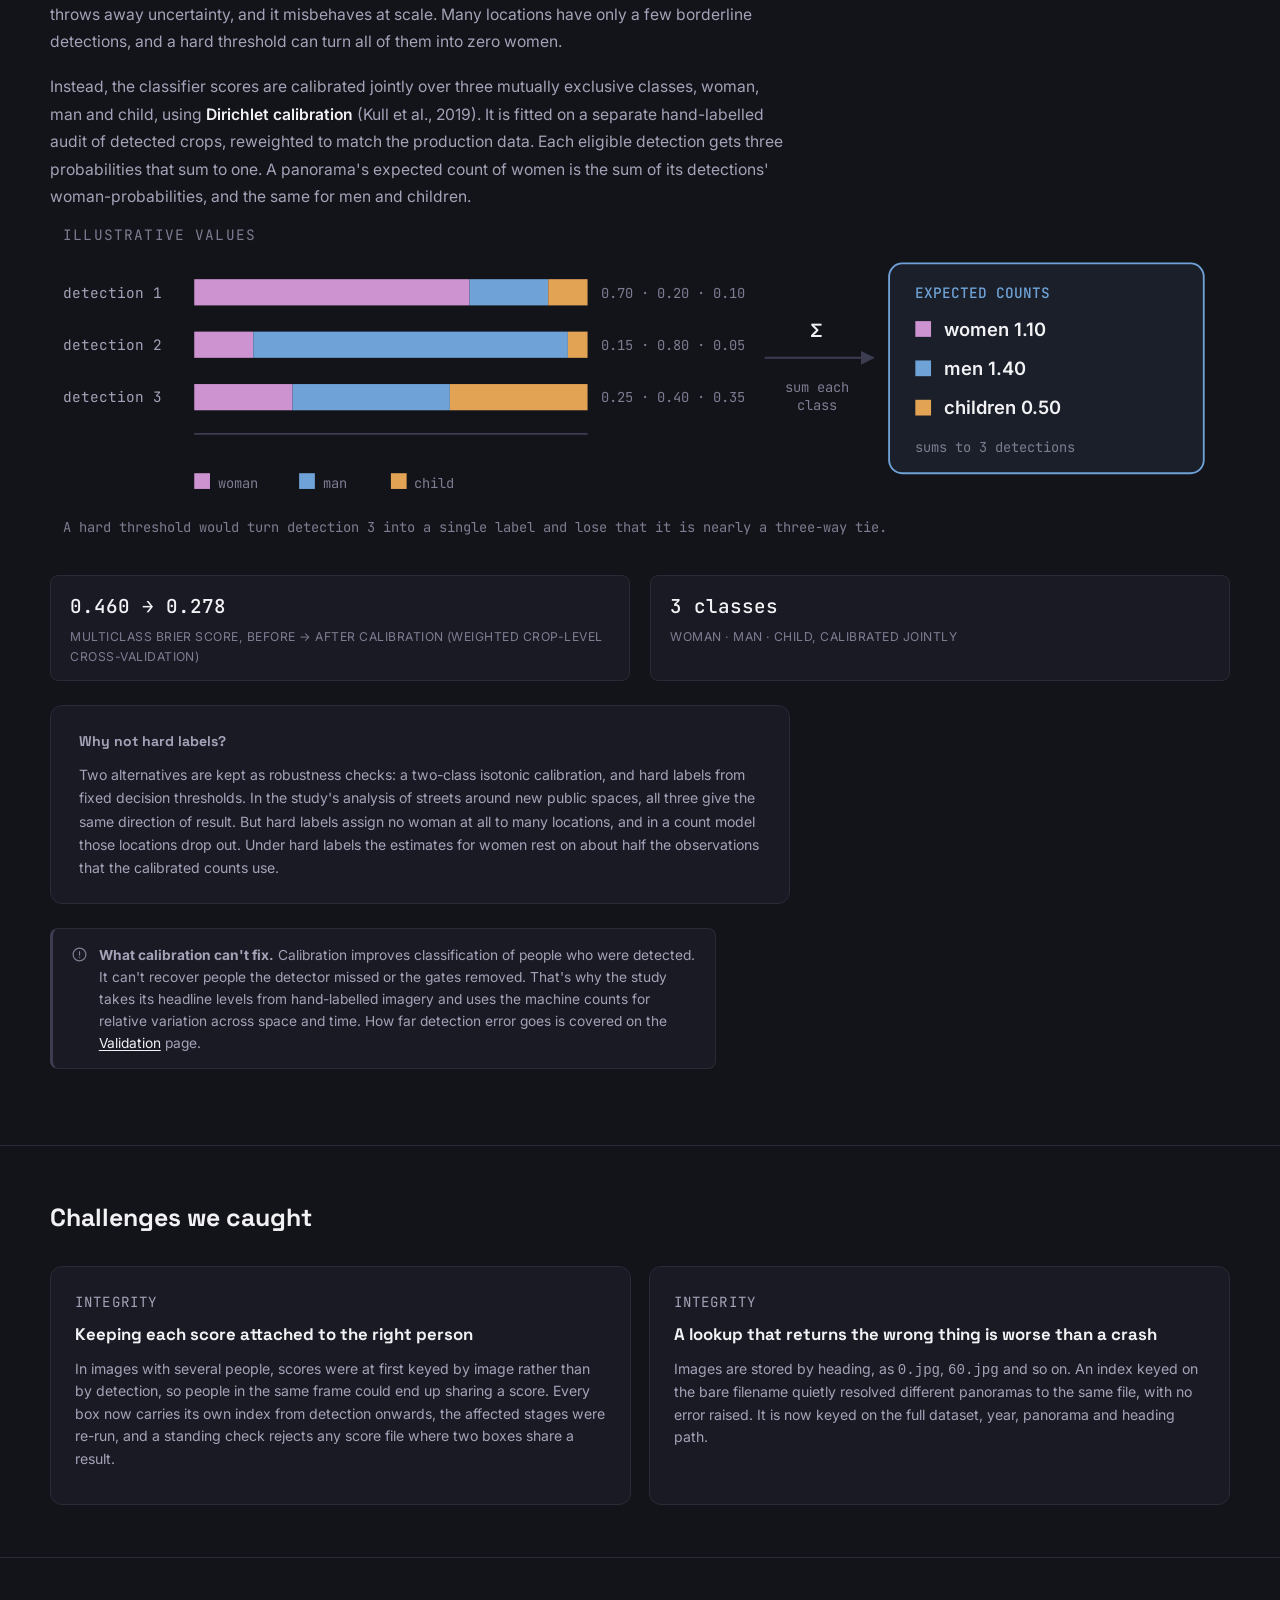
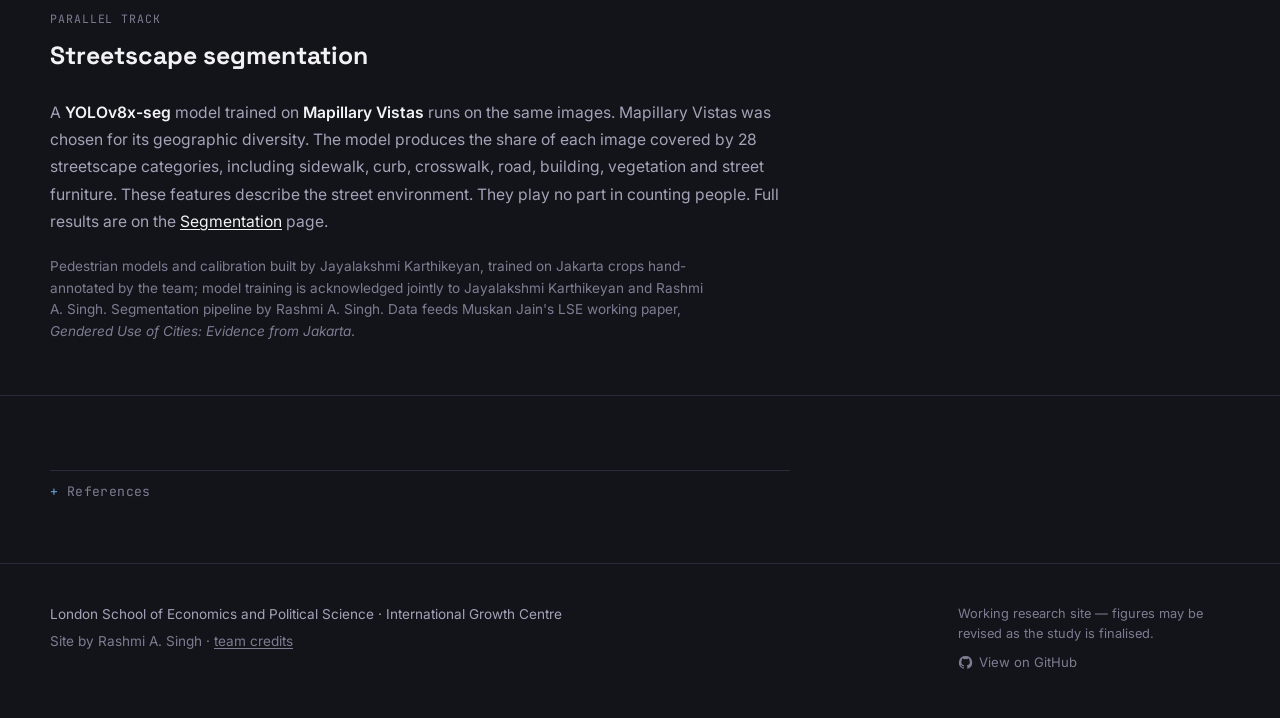
<file: pipeline.html>
<!DOCTYPE html>
<html lang="en">
<head>
<meta charset="UTF-8">
<meta name="viewport" content="width=device-width, initial-scale=1.0">
<title>Pipeline — GSV-Jakarta</title>
<meta name="description" content="How GSV-Jakarta turns ~1.4M Street View images into calibrated counts of women, men and children: detection, a rider gate, two attribute classifiers and Dirichlet calibration, with a parallel segmentation track.">
<link rel="preconnect" href="https://fonts.googleapis.com">
<link rel="preconnect" href="https://fonts.gstatic.com" crossorigin>
<link href="https://fonts.googleapis.com/css2?family=Space+Grotesk:wght@500;700&family=Inter:wght@400;500;600&family=JetBrains+Mono:wght@400;500&display=swap" rel="stylesheet">
<link rel="stylesheet" href="style.css">
<style>
  /* Shared additions (kept in-page so style.css doesn't need replacing) */
  .inline-link { text-decoration: underline; text-underline-offset: 2px; }
  .prose a, .caveat-note a, .credit-line a { text-decoration: underline; text-underline-offset: 2px; color: var(--text-primary); }
  .figure-card { background: var(--surface); }
  .diagram-wrap.wide svg { min-width: 880px; }
  .scroll-hint { display: none; font-family: var(--font-mono); font-size: 0.72rem; color: var(--text-tertiary); margin: 0 0 0.5rem; }
  @media (max-width: 900px) { .scroll-hint { display: block; } }
  .dg-box { fill: var(--surface); stroke: var(--border-strong); stroke-width: 1; }
  .dg-box-a { fill: var(--surface); stroke: var(--phase-1a); stroke-width: 1.4; }
  .dg-box-b { fill: var(--surface); stroke: var(--phase-2); stroke-width: 1.4; }
  .dg-box-out { fill: rgba(111,163,216,0.08); stroke: var(--phase-1a); stroke-width: 1.4; }
  .dg-num { fill: var(--phase-1a); font-family: var(--font-mono); font-size: 11px; font-weight: 500; }
  .dg-num-b { fill: var(--phase-2); font-family: var(--font-mono); font-size: 11px; font-weight: 500; }
  .dg-title { fill: var(--text-primary); font-family: var(--font-body); font-size: 14px; font-weight: 600; }
  .dg-sub { fill: var(--text-secondary); font-family: var(--font-mono); font-size: 11px; }
  .dg-note { fill: var(--text-tertiary); font-family: var(--font-mono); font-size: 10.5px; }
  .dg-track { fill: var(--text-tertiary); font-family: var(--font-mono); font-size: 11px; letter-spacing: 0.08em; }
  .dg-line { stroke: var(--border-strong); stroke-width: 1.5; fill: none; }
  .dg-drop { stroke: var(--text-tertiary); stroke-width: 1; stroke-dasharray: 3 3; fill: none; }
  .dg-w { fill: var(--phase-3); }
  .dg-m { fill: var(--phase-1a); }
  .dg-c { fill: var(--phase-1b); }
  .dg-x { fill: var(--text-tertiary); }
  .diagram-caption { font-size: 0.85rem; color: var(--text-secondary); line-height: 1.55; max-width: 74ch; margin: 0.6rem 0 0; }
  .credit-line { font-size: 0.85rem; color: var(--text-tertiary); max-width: 74ch; line-height: 1.6; margin: 1.25rem 0 0; }
  .formula-box { max-width: 74ch; }
  .walk-grid { display: grid; grid-template-columns: repeat(auto-fit, minmax(240px, 1fr)); gap: 1rem; margin: 1.5rem 0 0.5rem; }
  .walk-card { background: var(--surface); border: 1px solid var(--border); border-radius: var(--radius); padding: 0.9rem; margin: 0; }
  .walk-card svg { width: 100%; height: auto; border-radius: 6px; }
  .walk-step { font-family: var(--font-mono); font-size: 0.72rem; color: var(--phase-1a); letter-spacing: 0.08em; text-transform: uppercase; margin: 0.75rem 0 0.25rem; }
  .walk-text { font-size: 0.84rem; color: var(--text-secondary); line-height: 1.5; margin: 0; }
  .tag-illustrative { display: inline-block; font-family: var(--font-mono); font-size: 0.7rem; color: var(--text-tertiary); border: 1px solid var(--border-strong); border-radius: 4px; padding: 0.15rem 0.5rem; letter-spacing: 0.04em; }
  .team-grid { display: grid; grid-template-columns: repeat(auto-fit, minmax(260px, 1fr)); gap: 1.25rem; margin-top: 1.5rem; }
  .team-card { background: var(--surface); border: 1px solid var(--border); border-radius: var(--radius); padding: 1.5rem; }
  .team-card h3 { font-family: var(--font-display); font-weight: 700; font-size: 1.1rem; margin: 0 0 0.25rem; }
  .team-role { font-family: var(--font-mono); font-size: 0.75rem; color: var(--phase-1a); margin: 0 0 0.8rem; letter-spacing: 0.02em; }
  .team-card ul { margin: 0; padding-left: 1.1rem; font-size: 0.88rem; color: var(--text-secondary); line-height: 1.7; }
  .lesson-grid { display: grid; grid-template-columns: repeat(auto-fit, minmax(300px, 1fr)); gap: 1.25rem; margin: 1.5rem 0; }

</style>
</head>
<body>

<header class="site-header">
  <nav class="nav">
    <a href="index.html" class="nav-logo">GSV<span>·Jakarta</span></a>
    <div class="nav-links">
      <a href="index.html" class="nav-link">Home</a>
      <a href="data.html" class="nav-link">Data</a>
      <a href="pipeline.html" class="nav-link active">Pipeline</a>
      <a href="segmentation.html" class="nav-link">Segmentation</a>
      <a href="validation.html" class="nav-link">Validation</a>
      <a href="litreview.html" class="nav-link">Related work</a>
    </div>
  </nav>
</header>

<main>


  <section class="page-hero">
    <div class="page-hero-inner">
      <p class="eyebrow">Pipeline</p>
      <h1 class="page-title">From pixels to people counts</h1>
      <p class="page-intro">How roughly 1.4 million Street View images become calibrated counts of women, men and children on Jakarta's streets. One track finds and classifies people in four stages. A second, independent track measures what the street itself is made of.</p>
    </div>
  </section>

  <!-- ===== Overview ===== -->
  <section class="content-section">
    <div class="content-inner">
      <h2>The whole system at a glance</h2>
      <p class="scroll-hint">Diagram scrolls sideways &rarr;</p>
      <div class="diagram-wrap wide">
        <svg viewBox="0 0 1140 420" xmlns="http://www.w3.org/2000/svg" role="img" aria-label="Pipeline overview. Street View imagery feeds two tracks. Pedestrian track: detect with YOLO26x, remove riders, score with EfficientNet-B3 and YOLO11m-cls, apply eligibility filters, calibrate with Dirichlet calibration into expected counts. Streetscape track: YOLOv8x-seg trained on Mapillary Vistas produces 28 pixel-share features per image.">
          <defs>
            <marker id="ah" viewBox="0 0 10 10" refX="9" refY="5" markerWidth="7" markerHeight="7" orient="auto-start-reverse">
              <path d="M0,0 L10,5 L0,10 z" fill="var(--border-strong)"/>
            </marker>
          </defs>

          <!-- Input -->
          <rect x="350" y="12" width="440" height="66" rx="10" class="dg-box"/>
          <text x="570" y="38" class="dg-title" text-anchor="middle">Street View imagery, 2013–2019</text>
          <text x="570" y="58" class="dg-sub" text-anchor="middle">~230,000 panoramas × 6 headings = ~1.4M images</text>

          <path d="M570,78 L570,100 L118,100 L118,142" class="dg-line" marker-end="url(#ah)"/>
          <path d="M350,45 L6,45 L6,373 L18,373" class="dg-line" marker-end="url(#ah)"/>

          <!-- Track A label -->
          <text x="130" y="132" class="dg-track">PEDESTRIAN TRACK</text>

          <!-- Stage boxes -->
          <rect x="20" y="146" width="196" height="96" rx="10" class="dg-box-a"/>
          <text x="36" y="168" class="dg-num">STAGE 0</text>
          <text x="36" y="190" class="dg-title">Detect</text>
          <text x="36" y="210" class="dg-sub">YOLO26x</text>
          <text x="36" y="226" class="dg-sub">conf 0.22 · NMS 0.30</text>

          <rect x="246" y="146" width="196" height="96" rx="10" class="dg-box-a"/>
          <text x="262" y="168" class="dg-num">STAGE 1</text>
          <text x="262" y="190" class="dg-title">Remove riders</text>
          <text x="262" y="210" class="dg-sub">vehicle overlap ≥ 0.10</text>
          <text x="262" y="226" class="dg-sub">OR EfficientNet-B0 ≥ 0.20</text>

          <rect x="472" y="146" width="196" height="96" rx="10" class="dg-box-a"/>
          <text x="488" y="168" class="dg-num">STAGE 2</text>
          <text x="488" y="190" class="dg-title">Score attributes</text>
          <text x="488" y="210" class="dg-sub">EfficientNet-B3</text>
          <text x="488" y="226" class="dg-sub">+ YOLO11m-cls</text>

          <rect x="698" y="146" width="196" height="96" rx="10" class="dg-box-a"/>
          <text x="714" y="168" class="dg-num">FILTER</text>
          <text x="714" y="190" class="dg-title">Keep eligible crops</text>
          <text x="714" y="210" class="dg-sub">conf ≥ 0.50</text>
          <text x="714" y="226" class="dg-sub">crop 40–180 px · quality</text>

          <rect x="924" y="146" width="196" height="96" rx="10" class="dg-box-out"/>
          <text x="940" y="168" class="dg-num">STAGE 3</text>
          <text x="940" y="190" class="dg-title">Calibrate</text>
          <text x="940" y="210" class="dg-sub">Dirichlet, 3 classes</text>
          <text x="940" y="226" class="dg-sub">→ expected counts</text>

          <path d="M216,194 L244,194" class="dg-line" marker-end="url(#ah)"/>
          <path d="M442,194 L470,194" class="dg-line" marker-end="url(#ah)"/>
          <path d="M668,194 L696,194" class="dg-line" marker-end="url(#ah)"/>
          <path d="M894,194 L922,194" class="dg-line" marker-end="url(#ah)"/>

          <!-- side outputs -->
          <path d="M344,242 L344,266" class="dg-drop"/>
          <text x="344" y="281" class="dg-note" text-anchor="middle">riders set aside</text>
          <path d="M570,242 L570,266" class="dg-drop"/>
          <text x="570" y="281" class="dg-note" text-anchor="middle">raw scores stored, no threshold</text>
          <path d="M796,242 L796,266" class="dg-drop"/>
          <text x="796" y="281" class="dg-note" text-anchor="middle">exclusions tracked, not deleted</text>
          <text x="1022" y="266" class="dg-note" text-anchor="middle">women · men · children</text>
          <text x="1022" y="281" class="dg-note" text-anchor="middle">per panorama</text>

          <!-- Track B -->
          <text x="20" y="318" class="dg-track">STREETSCAPE TRACK</text>
          <rect x="20" y="340" width="422" height="66" rx="10" class="dg-box-b"/>
          <text x="36" y="362" class="dg-num-b">SEGMENT</text>
          <text x="36" y="384" class="dg-title">YOLOv8x-seg · Mapillary Vistas</text>
          <text x="36" y="399" class="dg-sub">conf 0.20 · 640 × 640</text>

          <rect x="472" y="340" width="422" height="66" rx="10" class="dg-box-b"/>
          <text x="488" y="362" class="dg-num-b">OUTPUT</text>
          <text x="488" y="384" class="dg-title">28 pixel-share features per image</text>
          <text x="488" y="399" class="dg-sub">sidewalk, road, building, vegetation …</text>
          <path d="M442,373 L470,373" class="dg-line" marker-end="url(#ah)"/>
        </svg>
      </div>
      <p class="diagram-caption">The two tracks share the same images but never feed into each other. Segmentation describes the street; it plays no part in counting people.</p>

      <div class="prose" style="margin-top:1.75rem">
        <p>Classifying people from Street View is several different problems at once. The system has to find small, often occluded people in cluttered scenes. It has to set aside motorbike riders in a city where motorbikes dominate the road. And it has to judge gender and life stage from body shape and clothing alone, because faces are blurred in Street View imagery. Each of these needs different features and has a different amount of training data. So each runs as its own stage, trained and checked on its own. When one stage has to change, only that stage and the ones after it are re-run.</p>
        <p>One design rule runs through all of it: <strong>store raw signals and apply thresholds as late as possible.</strong> Detection confidences, classifier scores and box sizes are all saved at inference time. Every cut-off is applied afterwards, to the stored table. That lets the calibration be refitted, or a filter changed, without re-running inference on 1.4 million images.</p>
      </div>
    </div>
  </section>

  <!-- ===== Walkthrough (illustrative until real examples are extracted) ===== -->
  <section class="content-section">
    <div class="content-inner">
      <h2>One image, stage by stage</h2>
      <div class="prose">
        <p>A single street scene followed through the pipeline: what the detector finds, what the rider gate removes, and what the classifiers return. <span class="tag-illustrative">ILLUSTRATION</span> Real examples from the dataset will replace this drawing.</p>
      </div>

      <svg width="0" height="0" style="position:absolute" aria-hidden="true">
        <defs>
          <g id="w-ped">
            <circle cx="8" cy="5" r="4.5" fill="#c9c3b8"/>
            <rect x="2.5" y="10.5" width="11" height="19" rx="4" fill="currentColor"/>
            <rect x="3.5" y="29" width="3.5" height="16" rx="1.5" fill="#4a4d5c"/>
            <rect x="9" y="29" width="3.5" height="16" rx="1.5" fill="#4a4d5c"/>
          </g>
          <g id="w-scene">
            <rect x="0" y="0" width="320" height="200" fill="#1e2433"/>
            <rect x="0" y="22" width="70" height="98" fill="#2b3142"/>
            <rect x="74" y="44" width="58" height="76" fill="#323a4d"/>
            <rect x="136" y="12" width="64" height="108" fill="#283043"/>
            <rect x="204" y="38" width="54" height="82" fill="#353c50"/>
            <rect x="262" y="26" width="58" height="94" fill="#2a3040"/>
            <g fill="#3f4860">
              <rect x="10" y="34" width="12" height="10"/><rect x="34" y="34" width="12" height="10"/><rect x="10" y="56" width="12" height="10"/><rect x="34" y="56" width="12" height="10"/>
              <rect x="148" y="26" width="12" height="10"/><rect x="172" y="26" width="12" height="10"/><rect x="148" y="48" width="12" height="10"/><rect x="172" y="48" width="12" height="10"/><rect x="148" y="70" width="12" height="10"/><rect x="172" y="70" width="12" height="10"/>
              <rect x="274" y="40" width="12" height="10"/><rect x="296" y="40" width="12" height="10"/><rect x="274" y="62" width="12" height="10"/>
            </g>
            <ellipse cx="102" cy="44" rx="26" ry="18" fill="#2f4a3a"/>
            <rect x="99" y="44" width="5" height="76" fill="#3a3326"/>
            <rect x="0" y="120" width="320" height="16" fill="#3a3f4f"/>
            <rect x="0" y="136" width="320" height="64" fill="#262a35"/>
            <rect x="20" y="170" width="34" height="3" fill="#59607a"/><rect x="100" y="170" width="34" height="3" fill="#59607a"/><rect x="180" y="170" width="34" height="3" fill="#59607a"/><rect x="260" y="170" width="34" height="3" fill="#59607a"/>
            <!-- pedestrians on the sidewalk -->
            <use href="#w-ped" x="36" y="84" style="color:#8a5f8f"/>
            <use href="#w-ped" x="56" y="87" style="color:#5f7896"/>
            <!-- car with a pedestrian standing beside it -->
            <rect x="212" y="134" width="74" height="26" rx="7" fill="#55607a"/>
            <rect x="224" y="122" width="48" height="16" rx="5" fill="#4a546c"/>
            <circle cx="228" cy="161" r="7" fill="#15171e"/><circle cx="272" cy="161" r="7" fill="#15171e"/>
            <use href="#w-ped" x="262" y="96" style="color:#7a6a4a"/>
            <!-- motorbike with rider -->
            <circle cx="132" cy="168" r="10" fill="#15171e"/><circle cx="174" cy="168" r="10" fill="#15171e"/>
            <path d="M128,160 L146,148 L170,148 L180,162 Z" fill="#7a4044"/>
            <circle cx="153" cy="114" r="5" fill="#c9c3b8"/>
            <rect x="146" y="120" width="14" height="20" rx="4" fill="#5a6e5a"/>
            <path d="M150,139 L160,152 L165,152" stroke="#4a4d5c" stroke-width="4" fill="none" stroke-linecap="round"/>
          </g>
        </defs>
      </svg>

      <div class="walk-grid">
        <figure class="walk-card">
          <svg viewBox="0 0 320 200" role="img" aria-label="Illustrated street scene with two pedestrians on the sidewalk, a motorbike rider, a parked car and a person standing beside the car."><use href="#w-scene"/></svg>
          <p class="walk-step">Input</p>
          <p class="walk-text">One heading of a panorama, resized to 640 px on its longest side.</p>
        </figure>

        <figure class="walk-card">
          <svg viewBox="0 0 320 200" role="img" aria-label="Detection boxes: four person boxes in blue and two vehicle boxes, a motorbike and a car, in orange.">
            <use href="#w-scene"/>
            <g fill="none" stroke-width="1.6">
              <rect x="33" y="80" width="22" height="52" stroke="var(--phase-1a)"/>
              <rect x="53" y="83" width="22" height="52" stroke="var(--phase-1a)"/>
              <rect x="143" y="106" width="22" height="50" stroke="var(--phase-1a)"/>
              <rect x="259" y="92" width="22" height="52" stroke="var(--phase-1a)"/>
              <rect x="119" y="142" width="68" height="38" stroke="var(--phase-1b)" stroke-dasharray="4 3"/>
              <rect x="209" y="119" width="80" height="50" stroke="var(--phase-1b)" stroke-dasharray="4 3"/>
            </g>
            <g font-family="JetBrains Mono, monospace" font-size="9">
              <rect x="33" y="70" width="40" height="10" fill="var(--phase-1a)"/><text x="35" y="78" fill="#13131a">person</text>
              <rect x="119" y="182" width="46" height="10" fill="var(--phase-1b)"/><text x="121" y="190" fill="#13131a">motorbike</text>
              <rect x="209" y="171" width="22" height="10" fill="var(--phase-1b)"/><text x="211" y="179" fill="#13131a">car</text>
            </g>
          </svg>
          <p class="walk-step">Stage 0 · detect</p>
          <p class="walk-text">YOLO26x boxes every person and every vehicle. Vehicles are kept only for the rider test.</p>
        </figure>

        <figure class="walk-card">
          <svg viewBox="0 0 320 200" role="img" aria-label="Rider gate: the person on the motorbike is crossed out as a rider; the person beside the car is kept because cars do not count for the overlap test.">
            <use href="#w-scene"/>
            <rect x="0" y="0" width="320" height="200" fill="#13131a" opacity="0.25"/>
            <g fill="none" stroke-width="1.6">
              <rect x="33" y="80" width="22" height="52" stroke="var(--phase-1a)"/>
              <rect x="53" y="83" width="22" height="52" stroke="var(--phase-1a)"/>
              <rect x="259" y="92" width="22" height="52" stroke="var(--phase-1a)"/>
              <rect x="143" y="106" width="22" height="50" stroke="#e06c75" stroke-dasharray="3 2"/>
              <path d="M143,106 L165,156 M165,106 L143,156" stroke="#e06c75"/>
            </g>
            <g font-family="JetBrains Mono, monospace" font-size="9">
              <rect x="137" y="94" width="34" height="10" fill="#e06c75"/><text x="141" y="102" fill="#13131a">rider</text>
              <rect x="226" y="80" width="66" height="10" fill="var(--phase-1a)"/><text x="228" y="88" fill="#13131a">kept: car ≠ bike</text>
            </g>
          </svg>
          <p class="walk-step">Stage 1 · rider gate</p>
          <p class="walk-text">The person on the motorbike is set aside. Standing beside a car doesn't count: only bicycle and motorbike overlap does.</p>
        </figure>

        <figure class="walk-card">
          <svg viewBox="0 0 320 200" role="img" aria-label="Three pedestrian crops, each with a stacked bar of calibrated woman, man and child probabilities.">
            <rect x="0" y="0" width="320" height="200" fill="#1e2433"/>
            <g>
              <rect x="22" y="18" width="70" height="104" rx="4" fill="#262c3b"/>
              <use href="#w-ped" x="0" y="0" transform="translate(37,30) scale(2.4)" style="color:#8a5f8f"/>
              <rect x="125" y="18" width="70" height="104" rx="4" fill="#262c3b"/>
              <use href="#w-ped" x="0" y="0" transform="translate(140,30) scale(2.4)" style="color:#5f7896"/>
              <rect x="228" y="18" width="70" height="104" rx="4" fill="#262c3b"/>
              <use href="#w-ped" x="0" y="0" transform="translate(243,30) scale(2.4)" style="color:#7a6a4a"/>
            </g>
            <!-- probability bars, width 70 = 1.0 -->
            <rect x="22" y="132" width="49" height="10" class="dg-w"/><rect x="71" y="132" width="14" height="10" class="dg-m"/><rect x="85" y="132" width="7" height="10" class="dg-c"/>
            <rect x="125" y="132" width="10" height="10" class="dg-w"/><rect x="135" y="132" width="56" height="10" class="dg-m"/><rect x="191" y="132" width="4" height="10" class="dg-c"/>
            <rect x="228" y="132" width="21" height="10" class="dg-w"/><rect x="249" y="132" width="42" height="10" class="dg-m"/><rect x="291" y="132" width="7" height="10" class="dg-c"/>
            <g font-family="JetBrains Mono, monospace" font-size="9" fill="#a3a3b8">
              <text x="22" y="156">.70/.20/.10</text><text x="125" y="156">.15/.80/.05</text><text x="228" y="156">.30/.60/.10</text>
              <text x="22" y="184">expected: 1.15 women · 1.60 men · 0.25 children</text>
            </g>
          </svg>
          <p class="walk-step">Stages 2–3 · score and calibrate</p>
          <p class="walk-text">Each eligible crop gets calibrated woman / man / child probabilities. The image contributes their sums, not hard labels.</p>
        </figure>
      </div>
    </div>
  </section>

  <!-- ===== Stage 0 ===== -->
  <section class="content-section">
    <div class="content-inner">
      <p class="card-eyebrow">Stage 0</p>
      <h2>Detection, tuned for recall</h2>
      <div class="prose">
        <p><strong>YOLO26x</strong>, a large COCO-pretrained detector, runs on every image at its longest side of 640 px. It is set deliberately loose: <strong>confidence 0.22, NMS IoU 0.30</strong>. The costs are lopsided. A false positive, such as a mannequin or a poster, can still be removed by a later stage. A missed person is gone for good and lowers the count directly.</p>
        <p>The same pass also records cars, motorbikes, bicycles, buses and trucks. These aren't analysed in their own right. They feed the geometric rider test in Stage 1.</p>
      </div>
    </div>
  </section>

  <!-- ===== Stage 1 ===== -->
  <section class="content-section">
    <div class="content-inner">
      <p class="card-eyebrow">Stage 1</p>
      <h2>The rider gate</h2>
      <div class="prose">
        <p>The study measures people present in public space. Its hand-labelling protocol excludes anyone travelling on a moving motorised vehicle, and records people on bicycles separately. In Jakarta, a large share of the people the detector finds are on motorbikes. The rider gate brings the machine count in line with that definition. It is the largest single filter in the pipeline.</p>
        <p>A detection is set aside as a rider if <strong>either</strong> of two tests fires:</p>
      </div>

      <div class="diagram-wrap">
        <svg viewBox="0 0 900 250" xmlns="http://www.w3.org/2000/svg" role="img" aria-label="Rider gate. Each person box goes through two tests: geometric overlap with a bicycle or motorbike box of at least 0.10, and an EfficientNet-B0 rider score of at least 0.20. If either fires, the person is set aside as a rider; otherwise it continues as a pedestrian.">
          <defs>
            <marker id="ah2" viewBox="0 0 10 10" refX="9" refY="5" markerWidth="7" markerHeight="7" orient="auto-start-reverse">
              <path d="M0,0 L10,5 L0,10 z" fill="var(--border-strong)"/>
            </marker>
          </defs>
          <rect x="10" y="92" width="150" height="66" rx="10" class="dg-box"/>
          <text x="85" y="120" class="dg-title" text-anchor="middle">Person box</text>
          <text x="85" y="139" class="dg-sub" text-anchor="middle">from Stage 0</text>

          <rect x="230" y="20" width="270" height="86" rx="10" class="dg-box-a"/>
          <text x="246" y="44" class="dg-num">GEOMETRIC TEST</text>
          <text x="246" y="66" class="dg-title">Overlaps a bike or motorbike?</text>
          <text x="246" y="88" class="dg-sub">IoU with vehicle box ≥ 0.10</text>

          <rect x="230" y="144" width="270" height="86" rx="10" class="dg-box-a"/>
          <text x="246" y="168" class="dg-num">LEARNED TEST</text>
          <text x="246" y="190" class="dg-title">Looks like a rider?</text>
          <text x="246" y="212" class="dg-sub">EfficientNet-B0 score ≥ 0.20</text>

          <circle cx="580" cy="125" r="26" class="dg-box"/>
          <text x="580" y="130" class="dg-title" text-anchor="middle">OR</text>

          <rect x="680" y="40" width="200" height="60" rx="10" class="dg-box"/>
          <text x="780" y="66" class="dg-title" text-anchor="middle">Rider</text>
          <text x="780" y="84" class="dg-sub" text-anchor="middle">set aside, kept on record</text>

          <rect x="680" y="150" width="200" height="60" rx="10" class="dg-box-out"/>
          <text x="780" y="176" class="dg-title" text-anchor="middle">Pedestrian</text>
          <text x="780" y="194" class="dg-sub" text-anchor="middle">continues to Stage 2</text>

          <path d="M160,125 L195,125 L195,63 L228,63" class="dg-line" marker-end="url(#ah2)"/>
          <path d="M195,125 L195,187 L228,187" class="dg-line" marker-end="url(#ah2)"/>
          <path d="M500,63 L535,63 L560,108" class="dg-line"/>
          <path d="M500,187 L535,187 L560,142" class="dg-line"/>
          <path d="M600,110 L640,70 L678,70" class="dg-line" marker-end="url(#ah2)"/>
          <text x="628" y="84" class="dg-note">yes</text>
          <path d="M600,140 L640,180 L678,180" class="dg-line" marker-end="url(#ah2)"/>
          <text x="628" y="176" class="dg-note">no</text>
        </svg>
      </div>

      <div class="prose" style="margin-top:1.5rem">
        <p>The two tests fail in different ways. Geometry misses riders whose vehicle the detector didn't box, for example because it is hidden behind other traffic. The classifier can catch those from the person's pose and framing alone.</p>
        <p>The classifier is a binary <strong>EfficientNet-B0</strong> at 224 × 224, trained for 40 epochs and selected on balanced accuracy, with the rider class up-weighted. The interesting part is its negative class. Pedestrian examples weren't sampled at random. They were drawn from capped pools of deliberately hard cases: people standing <em>next to</em> vehicles, unusual poses, mannequins and posters, people seen through car windows, and tiny partial-body crops. Random crops covering 60–100% of each training image simulate the small detections seen in panoramas. The 0.20 threshold was chosen on out-of-fold predictions and is deliberately low.</p>
      </div>
    </div>
  </section>

  <!-- ===== Eligibility ===== -->
  <section class="content-section">
    <div class="content-inner">
      <p class="card-eyebrow">Eligibility</p>
      <h2>Which crops can be classified at all</h2>
      <div class="prose">
        <p>Some detections are too uncertain or too small to say anything about gender or age. These rules run on the stored table, first match wins. Excluded detections stay in the data with a label saying why, so the funnel can be audited later.</p>
      </div>
      <div class="stage-grid">
        <div class="stage-card">
          <p class="card-eyebrow">Rule 1</p>
          <h3>low_conf</h3>
          <p>Detector confidence below 0.50. Detection ran at 0.22 for recall; classification needs more certainty that a person is there.</p>
        </div>
        <div class="stage-card">
          <p class="card-eyebrow">Rule 2</p>
          <h3>bad_quality</h3>
          <p>Crop height outside 40–180 px, or a crop that is blurred, dark or fragmentary. Too little body visible to judge.</p>
        </div>
        <div class="stage-card">
          <p class="card-eyebrow">Rule 3</p>
          <h3>rider</h3>
          <p>Flagged by the Stage 1 gate.</p>
        </div>
      </div>
      <div class="prose">
        <p>Crops that survive are cut with a 15% margin on each side, resized to 224 × 224 and ImageNet-normalised before scoring.</p>
      </div>
    </div>
  </section>

  <!-- ===== Stage 2 ===== -->
  <section class="content-section">
    <div class="content-inner">
      <p class="card-eyebrow">Stage 2</p>
      <h2>Two classifiers, built differently</h2>
      <div class="prose">
        <p><strong>EfficientNet-B3</strong> asks two independent yes/no questions of each crop through two sigmoid heads on a shared backbone: <em>is this a woman?</em> and <em>is this a child?</em> <strong>YOLO11m-cls</strong> asks one three-way question, woman, man or child, through a softmax that forces the answers to compete. The two models make different structural assumptions, so they give the calibration step two different views of each crop.</p>
        <p>No threshold is applied at this stage. Both models' raw scores are stored for every crop.</p>
      </div>

      <div class="formula-box">
        <p class="formula-name">Training: public benchmarks, then Jakarta</p>
        <p>Public pedestrian-attribute datasets come from fixed surveillance cameras in East Asia and Europe. Jakarta's Street View imagery differs in viewpoint, light, clothing, head coverings and crowd density. EfficientNet-B3 was trained in two sessions:</p>
        <ul class="formula-terms">
          <li><code>Session 1</code>PA-100K only, woman vs man, 12 epochs, lr 3e-4, early backbone blocks frozen.</li>
          <li><code>Session 2</code>From Session 1's weights, 35 epochs at lr 3e-5, on a mix of PA-100K, PETA (women and children) and hand-labelled Jakarta Street View crops (woman / man / child / unidentified).</li>
        </ul>
        <p>Women are under-represented in the source data, so training deliberately boosts them through a weighted sampler, focal loss and checkpoint selection on female F1. The result is a training set roughly half female among adults. On Jakarta's streets, women are about a quarter of identified adults. That gap between training and deployment priors is the main reason raw scores can't be read as probabilities, and why Stage 3 exists.</p>
      </div>
    </div>
  </section>

  <!-- ===== Stage 3 ===== -->
  <section class="content-section">
    <div class="content-inner">
      <p class="card-eyebrow">Stage 3</p>
      <h2>Calibration: expected counts, not forced labels</h2>
      <div class="prose">
        <p>The obvious approach is to threshold each crop into "woman" or "man" and count the labels. That throws away uncertainty, and it misbehaves at scale. Many locations have only a few borderline detections, and a hard threshold can turn all of them into zero women.</p>
        <p>Instead, the classifier scores are calibrated jointly over three mutually exclusive classes, woman, man and child, using <strong>Dirichlet calibration</strong> (Kull et al., 2019). It is fitted on a separate hand-labelled audit of detected crops, reweighted to match the production data. Each eligible detection gets three probabilities that sum to one. A panorama's expected count of women is the sum of its detections' woman-probabilities, and the same for men and children.</p>
      </div>

      <div class="diagram-wrap">
        <svg viewBox="0 0 900 260" xmlns="http://www.w3.org/2000/svg" role="img" aria-label="Illustration of expected counts. Three detections in one panorama each get calibrated probabilities for woman, man and child that sum to one. Summing each class across detections gives the panorama's expected counts, for example 1.1 women, 1.4 men and 0.5 children.">
          <defs><marker id="ah3" viewBox="0 0 10 10" refX="9" refY="5" markerWidth="7" markerHeight="7" orient="auto-start-reverse"><path d="M0,0 L10,5 L0,10 z" fill="var(--border-strong)"/></marker></defs>
          <text x="10" y="22" class="dg-track">ILLUSTRATIVE VALUES</text>
          <!-- detection rows: bar width 300 = probability 1 -->
          <text x="10" y="66" class="dg-sub">detection 1</text>
          <rect x="110" y="52" width="210" height="20" class="dg-w"/><rect x="320" y="52" width="60" height="20" class="dg-m"/><rect x="380" y="52" width="30" height="20" class="dg-c"/>
          <text x="420" y="66" class="dg-note">0.70 · 0.20 · 0.10</text>

          <text x="10" y="106" class="dg-sub">detection 2</text>
          <rect x="110" y="92" width="45" height="20" class="dg-w"/><rect x="155" y="92" width="240" height="20" class="dg-m"/><rect x="395" y="92" width="15" height="20" class="dg-c"/>
          <text x="420" y="106" class="dg-note">0.15 · 0.80 · 0.05</text>

          <text x="10" y="146" class="dg-sub">detection 3</text>
          <rect x="110" y="132" width="75" height="20" class="dg-w"/><rect x="185" y="132" width="120" height="20" class="dg-m"/><rect x="305" y="132" width="105" height="20" class="dg-c"/>
          <text x="420" y="146" class="dg-note">0.25 · 0.40 · 0.35</text>

          <line x1="110" y1="170" x2="410" y2="170" class="dg-line"/>
          <text x="585" y="96" class="dg-title" text-anchor="middle">Σ</text>
          <text x="585" y="138" class="dg-note" text-anchor="middle">sum each</text>
          <text x="585" y="152" class="dg-note" text-anchor="middle">class</text>
          <path d="M545,112 L628,112" class="dg-line" marker-end="url(#ah3)"/>

          <!-- outputs -->
          <rect x="640" y="40" width="240" height="160" rx="10" class="dg-box-out"/>
          <text x="660" y="66" class="dg-num">EXPECTED COUNTS</text>
          <rect x="660" y="84" width="12" height="12" class="dg-w"/><text x="682" y="95" class="dg-title">women  1.10</text>
          <rect x="660" y="114" width="12" height="12" class="dg-m"/><text x="682" y="125" class="dg-title">men  1.40</text>
          <rect x="660" y="144" width="12" height="12" class="dg-c"/><text x="682" y="155" class="dg-title">children  0.50</text>
          <text x="660" y="184" class="dg-note">sums to 3 detections</text>

          <rect x="110" y="200" width="12" height="12" class="dg-w"/><text x="128" y="211" class="dg-note">woman</text>
          <rect x="190" y="200" width="12" height="12" class="dg-m"/><text x="208" y="211" class="dg-note">man</text>
          <rect x="260" y="200" width="12" height="12" class="dg-c"/><text x="278" y="211" class="dg-note">child</text>
          <text x="10" y="245" class="dg-note">A hard threshold would turn detection 3 into a single label and lose that it is nearly a three-way tie.</text>
        </svg>
      </div>

      <div class="stat-inline-row">
        <div class="stat-inline"><span class="stat-value">0.460 → 0.278</span><span class="stat-label">multiclass Brier score, before → after calibration (weighted crop-level cross-validation)</span></div>
        <div class="stat-inline"><span class="stat-value">3 classes</span><span class="stat-label">woman · man · child, calibrated jointly</span></div>
      </div>

      <div class="formula-box">
        <p class="formula-name">Why not hard labels?</p>
        <p>Two alternatives are kept as robustness checks: a two-class isotonic calibration, and hard labels from fixed decision thresholds. In the study's analysis of streets around new public spaces, all three give the same direction of result. But hard labels assign no woman at all to many locations, and in a count model those locations drop out. Under hard labels the estimates for women rest on about half the observations that the calibrated counts use.</p>
      </div>

      <div class="caveat-note">
        <svg viewBox="0 0 24 24" fill="none" stroke="currentColor" stroke-width="1.7" stroke-linecap="round" stroke-linejoin="round" aria-hidden="true"><circle cx="12" cy="12" r="9"/><path d="M12 8v5"/><circle cx="12" cy="16.2" r="0.3" fill="currentColor"/></svg>
        <span><strong>What calibration can't fix.</strong> Calibration improves classification of people who were detected. It can't recover people the detector missed or the gates removed. That's why the study takes its headline levels from hand-labelled imagery and uses the machine counts for relative variation across space and time. How far detection error goes is covered on the <a href="validation.html">Validation</a> page.</span>
      </div>
    </div>
  </section>

  <!-- ===== Challenges ===== -->
  <section class="content-section">
    <div class="content-inner">
      <h2>Challenges we caught</h2>
      <div class="stage-grid">
        <div class="stage-card">
          <p class="card-eyebrow">Integrity</p>
          <h3>Keeping each score attached to the right person</h3>
          <p>In images with several people, scores were at first keyed by image rather than by detection, so people in the same frame could end up sharing a score. Every box now carries its own index from detection onwards, the affected stages were re-run, and a standing check rejects any score file where two boxes share a result.</p>
        </div>
        <div class="stage-card">
          <p class="card-eyebrow">Integrity</p>
          <h3>A lookup that returns the wrong thing is worse than a crash</h3>
          <p>Images are stored by heading, as <code>0.jpg</code>, <code>60.jpg</code> and so on. An index keyed on the bare filename quietly resolved different panoramas to the same file, with no error raised. It is now keyed on the full dataset, year, panorama and heading path.</p>
        </div>
      </div>
    </div>
  </section>

  <!-- ===== Streetscape link ===== -->
  <section class="content-section">
    <div class="content-inner">
      <p class="card-eyebrow">Parallel track</p>
      <h2>Streetscape segmentation</h2>
      <div class="prose">
        <p>A <strong>YOLOv8x-seg</strong> model trained on <strong>Mapillary Vistas</strong> runs on the same images. Mapillary Vistas was chosen for its geographic diversity. The model produces the share of each image covered by 28 streetscape categories, including sidewalk, curb, crosswalk, road, building, vegetation and street furniture. These features describe the street environment. They play no part in counting people. Full results are on the <a href="segmentation.html">Segmentation</a> page.</p>
      </div>
      <p class="credit-line">Pedestrian models and calibration built by Jayalakshmi Karthikeyan, trained on Jakarta crops hand-annotated by the team; model training is acknowledged jointly to Jayalakshmi Karthikeyan and Rashmi A. Singh. Segmentation pipeline by Rashmi A. Singh. Data feeds Muskan Jain's LSE working paper, <em>Gendered Use of Cities: Evidence from Jakarta</em>.</p>
    </div>
  </section>

  <section class="content-section">
    <div class="content-inner">
      <details class="refs-details">
        <summary>References</summary>
        <ol class="refs-list">
          <li>Kull, M., Perello-Nieto, M., Kängsepp, M., Silva Filho, T., Song, H. &amp; Flach, P. (2019). Beyond temperature scaling: Obtaining well-calibrated multi-class probabilities with Dirichlet calibration. <em>NeurIPS 2019</em>.</li>
          <li>Brier, G.W. (1950). Verification of forecasts expressed in terms of probability. <em>Monthly Weather Review</em>, 78(1).</li>
          <li>Liu, X. et al. (2017). HydraPlus-Net: Attentive deep features for pedestrian analysis. <em>ICCV 2017</em> (PA-100K).</li>
          <li>Deng, Y., Luo, P., Loy, C.C. &amp; Tang, X. (2014). Pedestrian attribute recognition at far distance. <em>ACM Multimedia 2014</em> (PETA).</li>
          <li>Tan, M. &amp; Le, Q. (2019). EfficientNet: Rethinking model scaling for convolutional neural networks. <em>ICML 2019</em>.</li>
          <li>Neuhold, G. et al. (2017). The Mapillary Vistas dataset for semantic understanding of street scenes. <em>ICCV 2017</em>.</li>
        </ol>
      </details>
    </div>
  </section>

</main>

<footer class="site-footer">
  <div class="footer-inner">
    <div>
      <p class="footer-affiliation">London School of Economics and Political Science &middot; International Growth Centre</p>
      <p class="footer-name">Site by Rashmi A. Singh &middot; <a href="index.html#team" class="inline-link">team credits</a></p>
    </div>
    <div>
      <p class="footer-note">Working research site &mdash; figures may be revised as the study is finalised.</p>
      <a href="https://github.com/rashmi-a-singh/gsv-jakarta" class="footer-github">
        <svg viewBox="0 0 24 24" fill="currentColor" aria-hidden="true"><path d="M12 1.5a10.5 10.5 0 0 0-3.32 20.47c.53.1.72-.23.72-.51v-1.98c-2.94.64-3.56-1.28-3.56-1.28-.48-1.22-1.18-1.55-1.18-1.55-.96-.66.07-.65.07-.65 1.07.08 1.63 1.1 1.63 1.1.94 1.62 2.47 1.15 3.08.88.1-.68.37-1.15.67-1.42-2.35-.27-4.82-1.17-4.82-5.23 0-1.16.41-2.1 1.1-2.84-.11-.27-.48-1.36.1-2.83 0 0 .9-.29 2.95 1.08a10.2 10.2 0 0 1 5.37 0c2.04-1.37 2.94-1.08 2.94-1.08.59 1.47.22 2.56.11 2.83.68.74 1.1 1.68 1.1 2.84 0 4.07-2.48 4.96-4.84 5.22.38.33.72.97.72 1.96v2.9c0 .28.19.62.73.51A10.5 10.5 0 0 0 12 1.5z"/></svg>
        View on GitHub
      </a>
    </div>
  </div>
</footer>

</body>
</html>
</file>
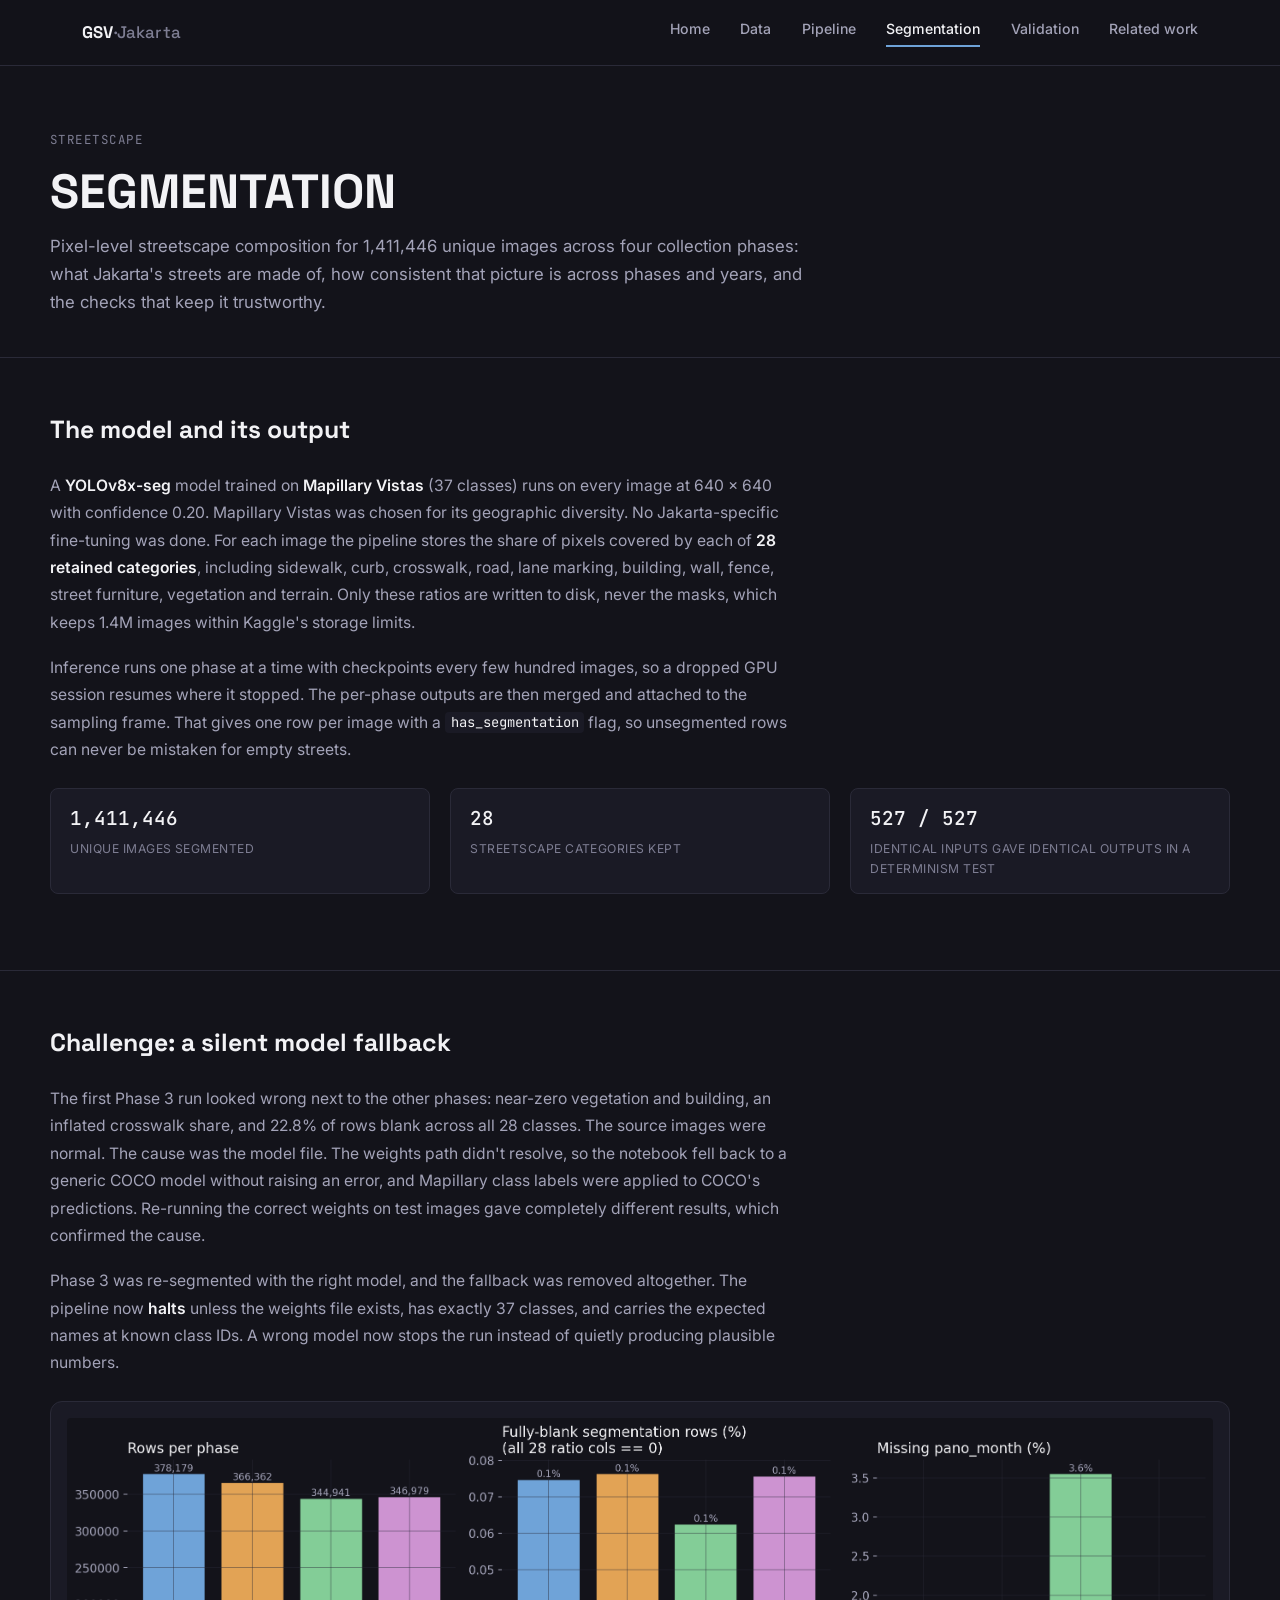
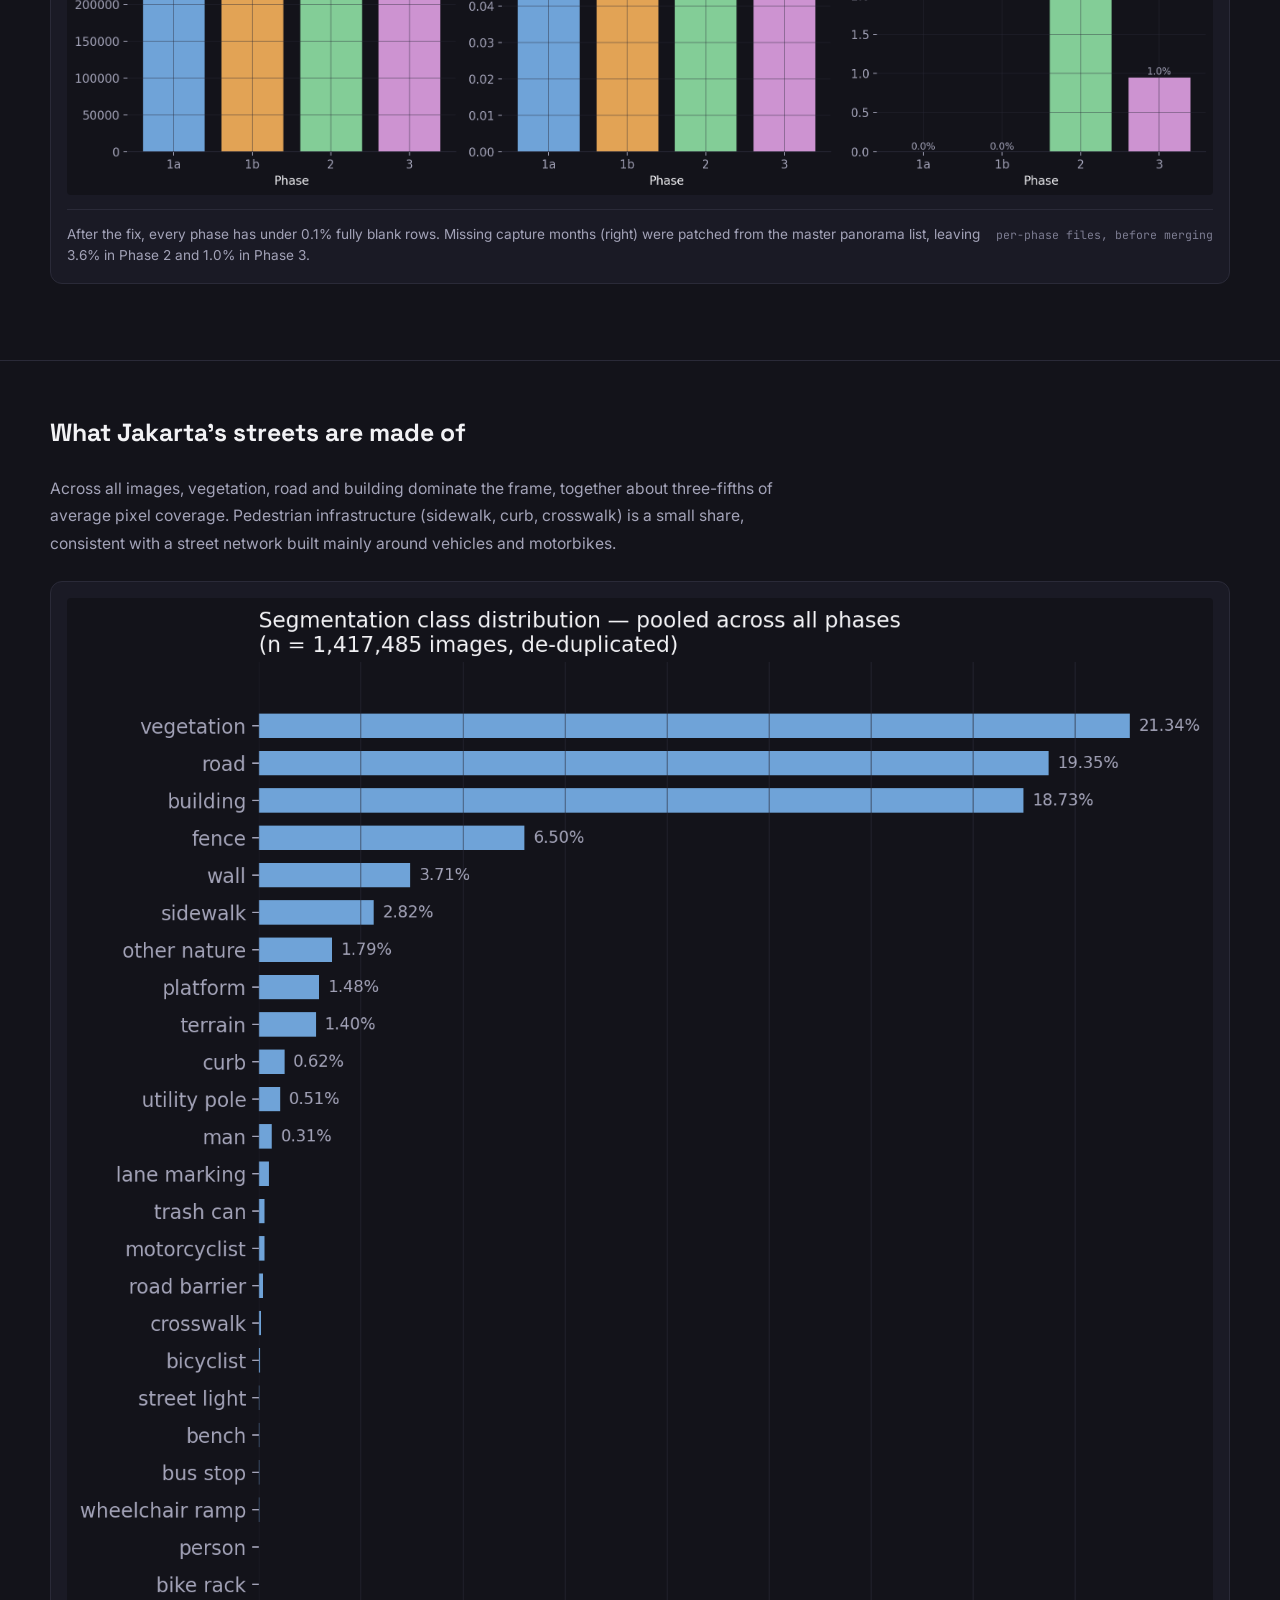
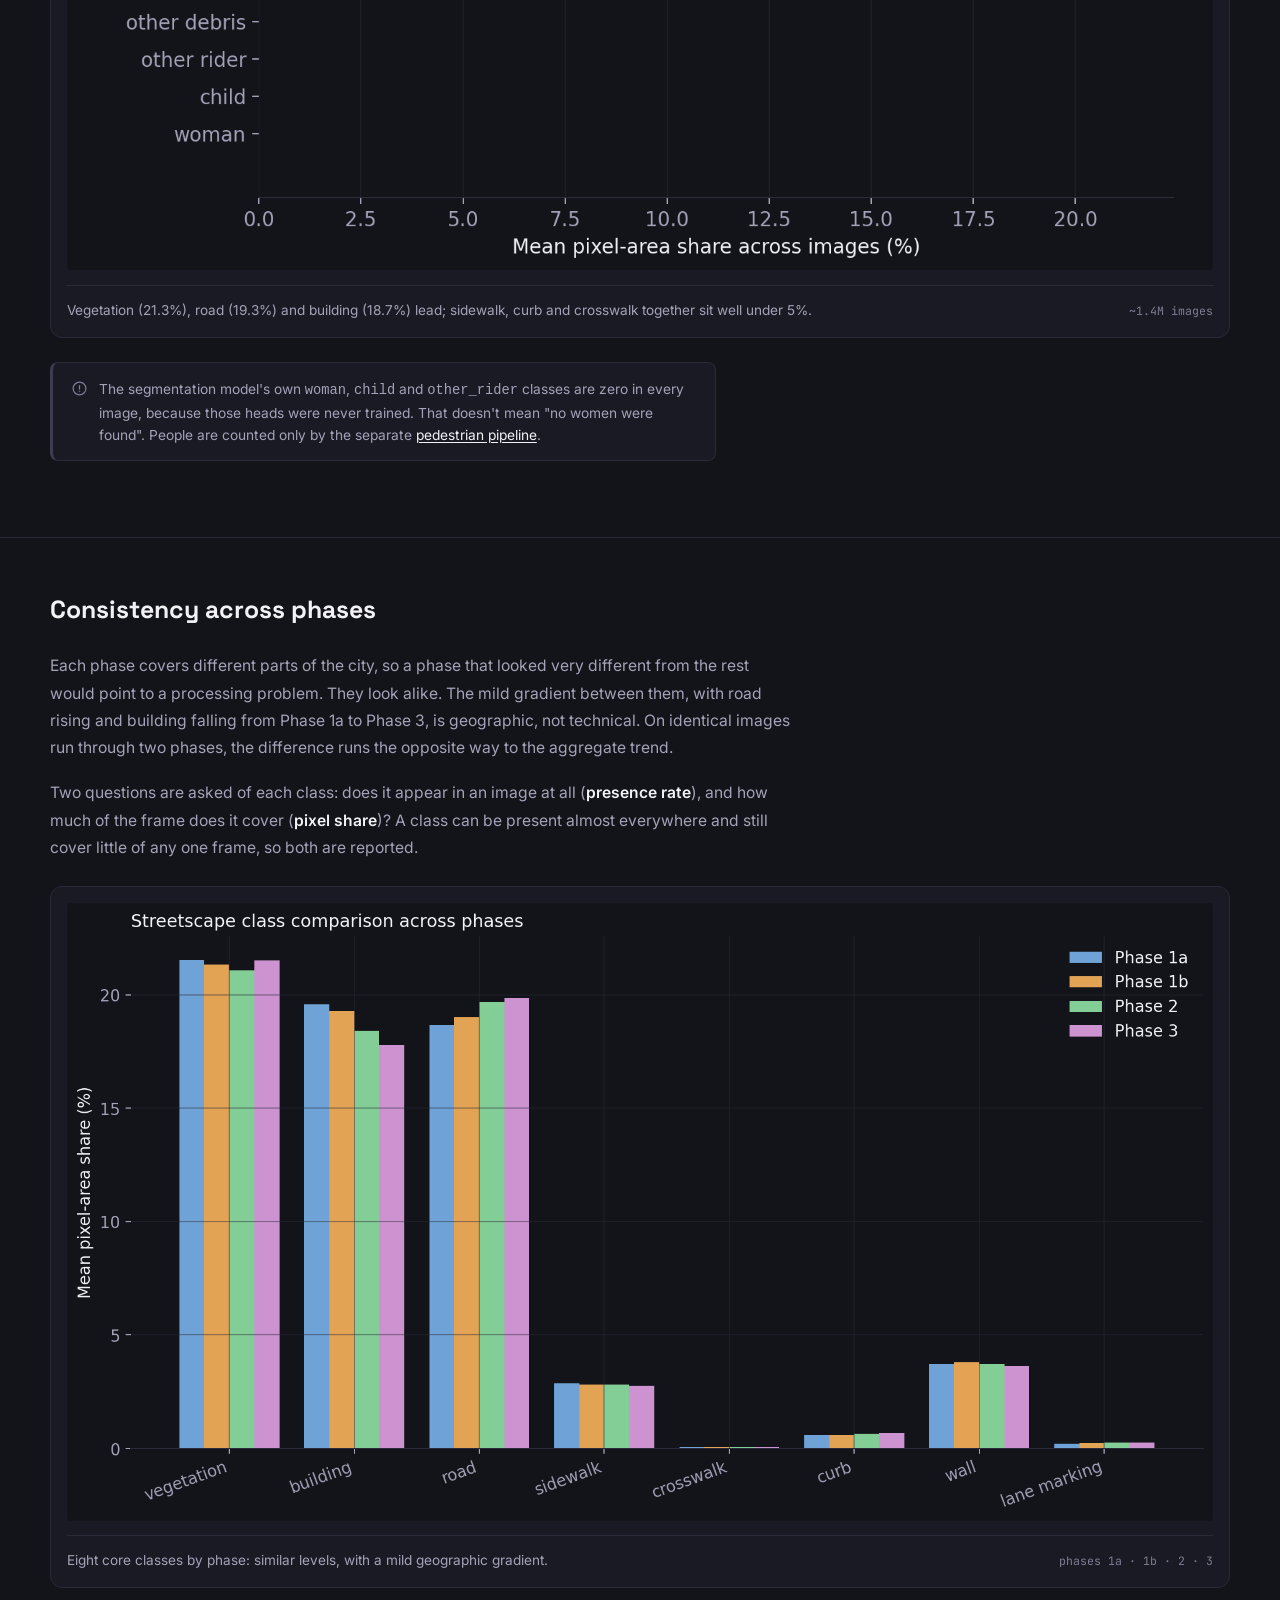
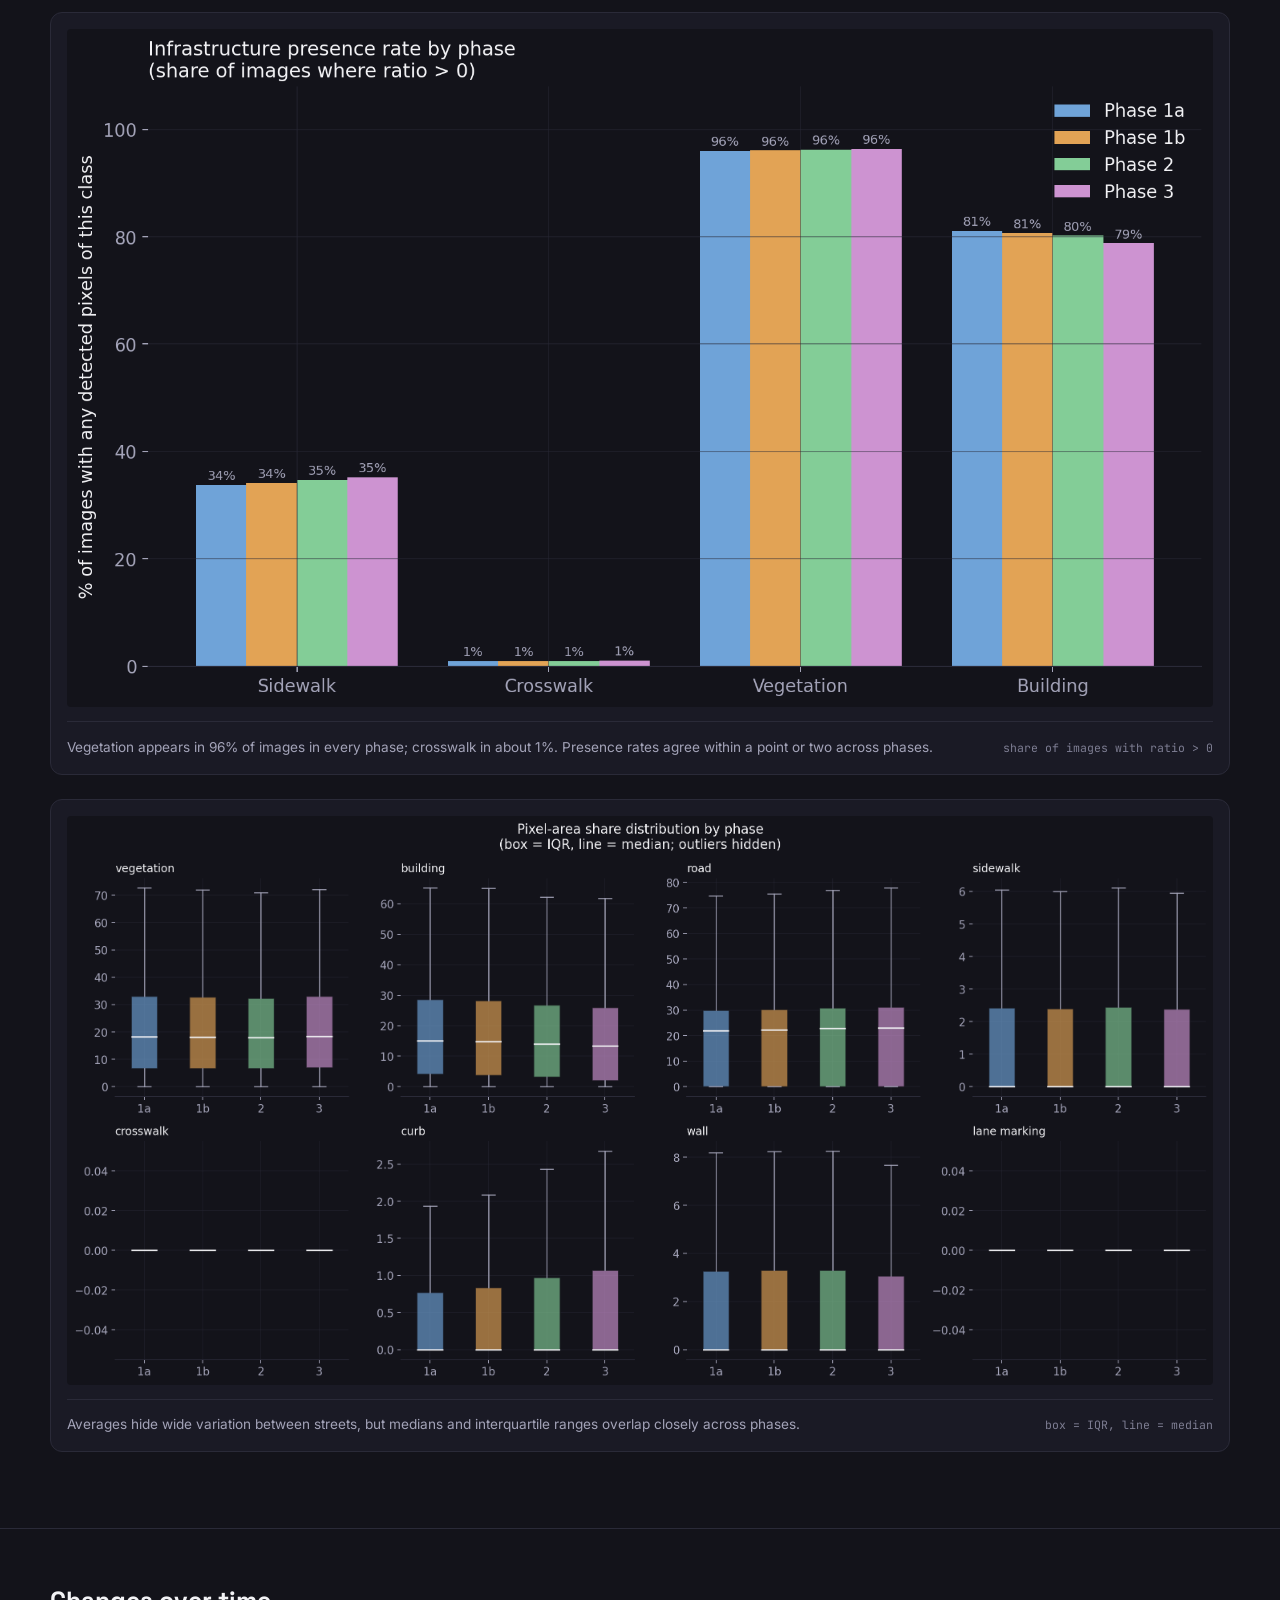
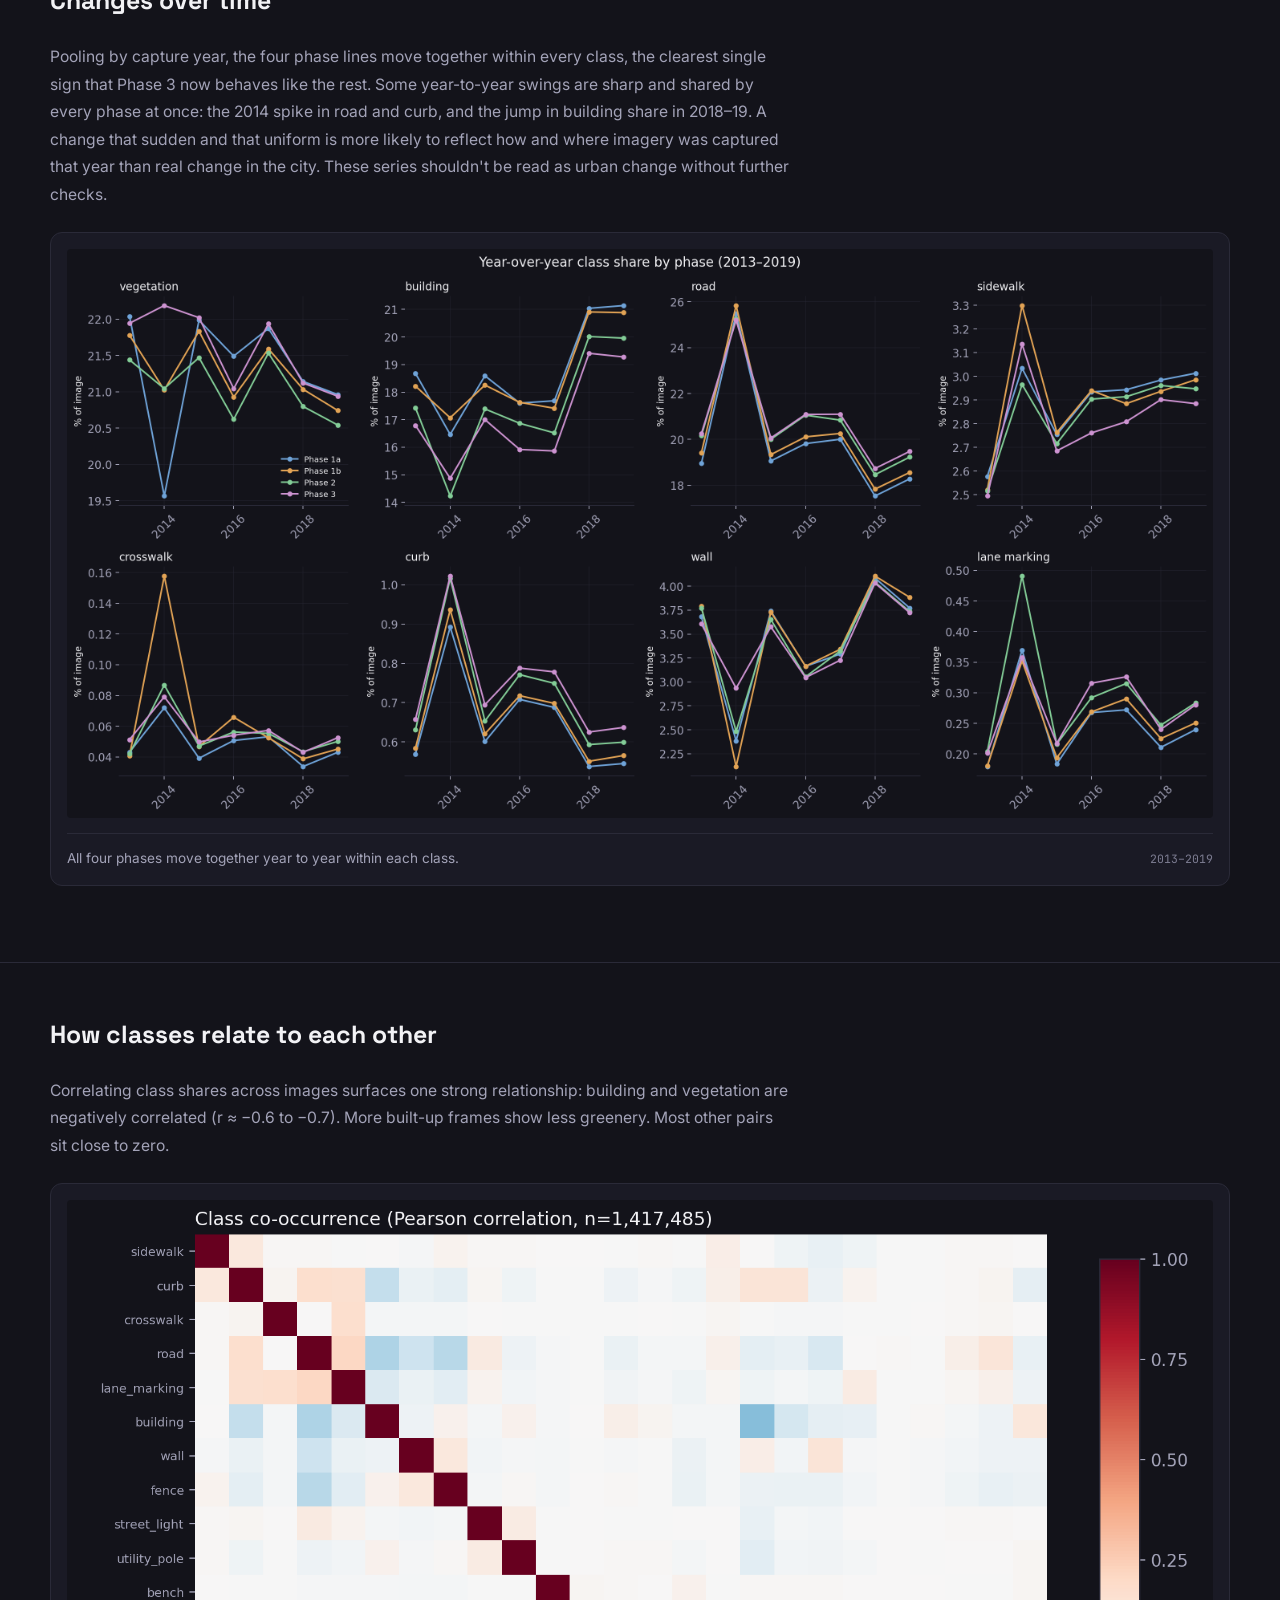
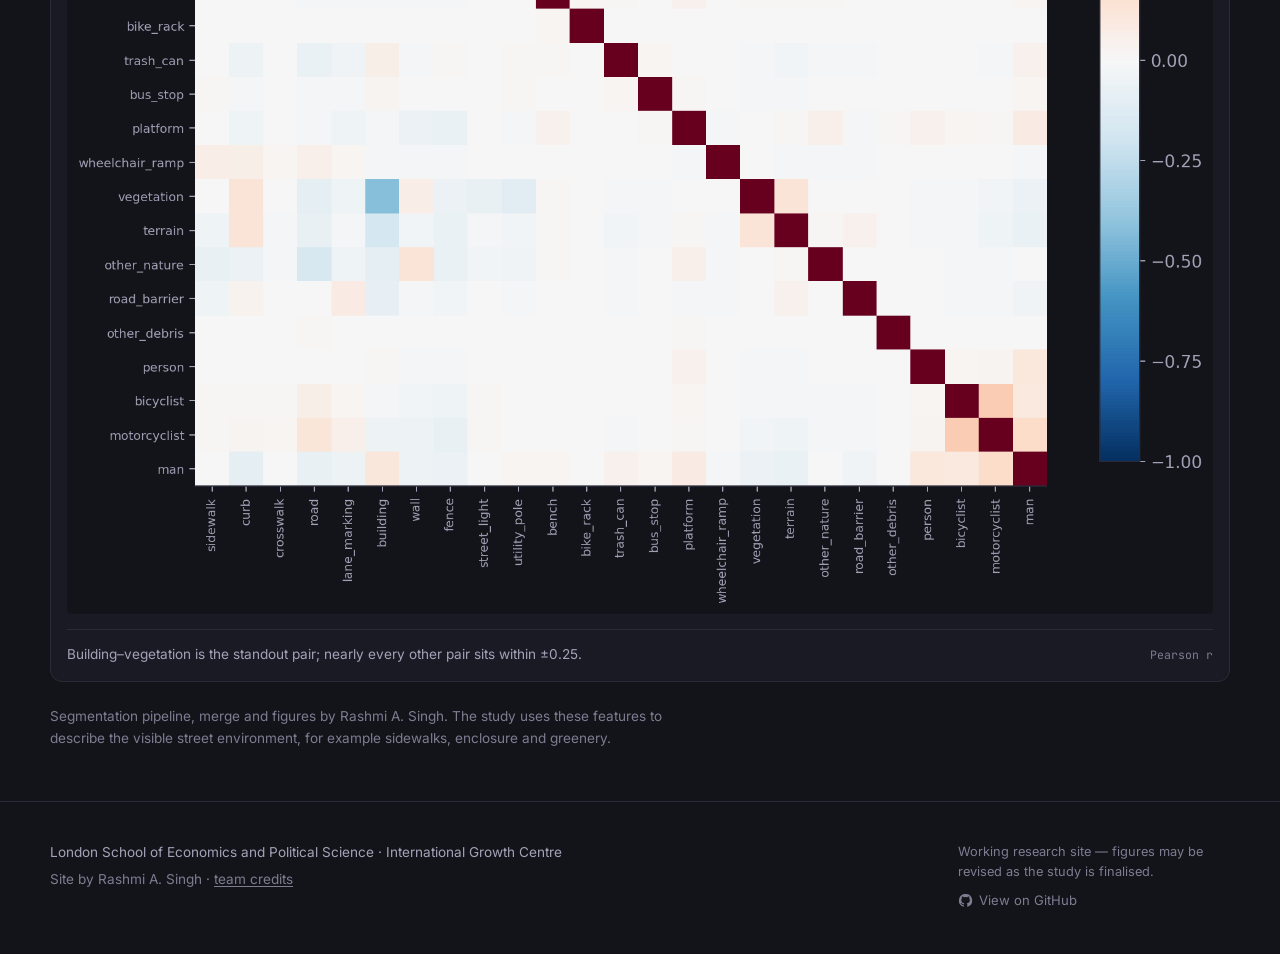
<file: segmentation.html>
<!DOCTYPE html>
<html lang="en">
<head>
<meta charset="UTF-8">
<meta name="viewport" content="width=device-width, initial-scale=1.0">
<title>Segmentation — GSV-Jakarta</title>
<meta name="description" content="Streetscape segmentation across ~1.4M Jakarta Street View images with YOLOv8x-seg trained on Mapillary Vistas: what the streets are made of, consistency checks across phases and years, and the safeguards behind the data.">
<link rel="preconnect" href="https://fonts.googleapis.com">
<link rel="preconnect" href="https://fonts.gstatic.com" crossorigin>
<link href="https://fonts.googleapis.com/css2?family=Space+Grotesk:wght@500;700&family=Inter:wght@400;500;600&family=JetBrains+Mono:wght@400;500&display=swap" rel="stylesheet">
<link rel="stylesheet" href="style.css">
<style>
  /* Shared additions (kept in-page so style.css doesn't need replacing) */
  .inline-link { text-decoration: underline; text-underline-offset: 2px; }
  .prose a, .caveat-note a, .credit-line a { text-decoration: underline; text-underline-offset: 2px; color: var(--text-primary); }
  .figure-card { background: var(--surface); }
  .diagram-wrap.wide svg { min-width: 880px; }
  .scroll-hint { display: none; font-family: var(--font-mono); font-size: 0.72rem; color: var(--text-tertiary); margin: 0 0 0.5rem; }
  @media (max-width: 900px) { .scroll-hint { display: block; } }
  .dg-box { fill: var(--surface); stroke: var(--border-strong); stroke-width: 1; }
  .dg-box-a { fill: var(--surface); stroke: var(--phase-1a); stroke-width: 1.4; }
  .dg-box-b { fill: var(--surface); stroke: var(--phase-2); stroke-width: 1.4; }
  .dg-box-out { fill: rgba(111,163,216,0.08); stroke: var(--phase-1a); stroke-width: 1.4; }
  .dg-num { fill: var(--phase-1a); font-family: var(--font-mono); font-size: 11px; font-weight: 500; }
  .dg-num-b { fill: var(--phase-2); font-family: var(--font-mono); font-size: 11px; font-weight: 500; }
  .dg-title { fill: var(--text-primary); font-family: var(--font-body); font-size: 14px; font-weight: 600; }
  .dg-sub { fill: var(--text-secondary); font-family: var(--font-mono); font-size: 11px; }
  .dg-note { fill: var(--text-tertiary); font-family: var(--font-mono); font-size: 10.5px; }
  .dg-track { fill: var(--text-tertiary); font-family: var(--font-mono); font-size: 11px; letter-spacing: 0.08em; }
  .dg-line { stroke: var(--border-strong); stroke-width: 1.5; fill: none; }
  .dg-drop { stroke: var(--text-tertiary); stroke-width: 1; stroke-dasharray: 3 3; fill: none; }
  .dg-w { fill: var(--phase-3); }
  .dg-m { fill: var(--phase-1a); }
  .dg-c { fill: var(--phase-1b); }
  .dg-x { fill: var(--text-tertiary); }
  .diagram-caption { font-size: 0.85rem; color: var(--text-secondary); line-height: 1.55; max-width: 74ch; margin: 0.6rem 0 0; }
  .credit-line { font-size: 0.85rem; color: var(--text-tertiary); max-width: 74ch; line-height: 1.6; margin: 1.25rem 0 0; }
  .formula-box { max-width: 74ch; }
  .walk-grid { display: grid; grid-template-columns: repeat(auto-fit, minmax(240px, 1fr)); gap: 1rem; margin: 1.5rem 0 0.5rem; }
  .walk-card { background: var(--surface); border: 1px solid var(--border); border-radius: var(--radius); padding: 0.9rem; margin: 0; }
  .walk-card svg { width: 100%; height: auto; border-radius: 6px; }
  .walk-step { font-family: var(--font-mono); font-size: 0.72rem; color: var(--phase-1a); letter-spacing: 0.08em; text-transform: uppercase; margin: 0.75rem 0 0.25rem; }
  .walk-text { font-size: 0.84rem; color: var(--text-secondary); line-height: 1.5; margin: 0; }
  .tag-illustrative { display: inline-block; font-family: var(--font-mono); font-size: 0.7rem; color: var(--text-tertiary); border: 1px solid var(--border-strong); border-radius: 4px; padding: 0.15rem 0.5rem; letter-spacing: 0.04em; }
  .team-grid { display: grid; grid-template-columns: repeat(auto-fit, minmax(260px, 1fr)); gap: 1.25rem; margin-top: 1.5rem; }
  .team-card { background: var(--surface); border: 1px solid var(--border); border-radius: var(--radius); padding: 1.5rem; }
  .team-card h3 { font-family: var(--font-display); font-weight: 700; font-size: 1.1rem; margin: 0 0 0.25rem; }
  .team-role { font-family: var(--font-mono); font-size: 0.75rem; color: var(--phase-1a); margin: 0 0 0.8rem; letter-spacing: 0.02em; }
  .team-card ul { margin: 0; padding-left: 1.1rem; font-size: 0.88rem; color: var(--text-secondary); line-height: 1.7; }
  .lesson-grid { display: grid; grid-template-columns: repeat(auto-fit, minmax(300px, 1fr)); gap: 1.25rem; margin: 1.5rem 0; }

</style>
</head>
<body>

<header class="site-header">
  <nav class="nav">
    <a href="index.html" class="nav-logo">GSV<span>·Jakarta</span></a>
    <div class="nav-links">
      <a href="index.html" class="nav-link">Home</a>
      <a href="data.html" class="nav-link">Data</a>
      <a href="pipeline.html" class="nav-link">Pipeline</a>
      <a href="segmentation.html" class="nav-link active">Segmentation</a>
      <a href="validation.html" class="nav-link">Validation</a>
      <a href="litreview.html" class="nav-link">Related work</a>
    </div>
  </nav>
</header>

<main>
  <section class="page-hero">
    <div class="page-hero-inner">
      <p class="eyebrow">Streetscape</p>
      <h1 class="page-title">Segmentation</h1>
      <p class="page-intro">Pixel-level streetscape composition for 1,411,446 unique images across four collection phases: what Jakarta's streets are made of, how consistent that picture is across phases and years, and the checks that keep it trustworthy.</p>
    </div>
  </section>

  <section class="content-section">
    <div class="content-inner">
      <h2>The model and its output</h2>
      <div class="prose">
        <p>A <strong>YOLOv8x-seg</strong> model trained on <strong>Mapillary Vistas</strong> (37 classes) runs on every image at 640 &times; 640 with confidence 0.20. Mapillary Vistas was chosen for its geographic diversity. No Jakarta-specific fine-tuning was done. For each image the pipeline stores the share of pixels covered by each of <strong>28 retained categories</strong>, including sidewalk, curb, crosswalk, road, lane marking, building, wall, fence, street furniture, vegetation and terrain. Only these ratios are written to disk, never the masks, which keeps 1.4M images within Kaggle's storage limits.</p>
        <p>Inference runs one phase at a time with checkpoints every few hundred images, so a dropped GPU session resumes where it stopped. The per-phase outputs are then merged and attached to the sampling frame. That gives one row per image with a <code>has_segmentation</code> flag, so unsegmented rows can never be mistaken for empty streets.</p>
      </div>
      <div class="stat-inline-row">
        <div class="stat-inline"><span class="stat-value">1,411,446</span><span class="stat-label">unique images segmented</span></div>
        <div class="stat-inline"><span class="stat-value">28</span><span class="stat-label">streetscape categories kept</span></div>
        <div class="stat-inline"><span class="stat-value">527 / 527</span><span class="stat-label">identical inputs gave identical outputs in a determinism test</span></div>
      </div>
    </div>
  </section>

  <section class="content-section">
    <div class="content-inner">
      <h2>Challenge: a silent model fallback</h2>
      <div class="prose">
        <p>The first Phase 3 run looked wrong next to the other phases: near-zero vegetation and building, an inflated crosswalk share, and 22.8% of rows blank across all 28 classes. The source images were normal. The cause was the model file. The weights path didn't resolve, so the notebook fell back to a generic COCO model without raising an error, and Mapillary class labels were applied to COCO's predictions. Re-running the correct weights on test images gave completely different results, which confirmed the cause.</p>
        <p>Phase 3 was re-segmented with the right model, and the fallback was removed altogether. The pipeline now <strong>halts</strong> unless the weights file exists, has exactly 37 classes, and carries the expected names at known class IDs. A wrong model now stops the run instead of quietly producing plausible numbers.</p>
      </div>
      <div class="figure-card">
        <img src="assets/segmentation/fig7_data_quality_panel.png" alt="Three-panel data quality chart: rows per phase, fully-blank segmentation rows by phase, and missing capture month by phase">
        <div class="figure-caption">
          <span class="figure-caption-text">After the fix, every phase has under 0.1% fully blank rows. Missing capture months (right) were patched from the master panorama list, leaving 3.6% in Phase 2 and 1.0% in Phase 3.</span>
          <span class="figure-caption-tag">per-phase files, before merging</span>
        </div>
      </div>
    </div>
  </section>

  <section class="content-section">
    <div class="content-inner">
      <h2>What Jakarta's streets are made of</h2>
      <div class="prose">
        <p>Across all images, vegetation, road and building dominate the frame, together about three-fifths of average pixel coverage. Pedestrian infrastructure (sidewalk, curb, crosswalk) is a small share, consistent with a street network built mainly around vehicles and motorbikes.</p>
      </div>
      <div class="figure-card">
        <img src="assets/segmentation/fig1_class_distribution.png" alt="Horizontal bar chart of segmentation class shares pooled across all phases, ranked from vegetation down to near-zero classes">
        <div class="figure-caption">
          <span class="figure-caption-text">Vegetation (21.3%), road (19.3%) and building (18.7%) lead; sidewalk, curb and crosswalk together sit well under 5%.</span>
          <span class="figure-caption-tag">~1.4M images</span>
        </div>
      </div>
      <div class="caveat-note">
        <svg viewBox="0 0 24 24" fill="none" stroke="currentColor" stroke-width="1.7" stroke-linecap="round" stroke-linejoin="round" aria-hidden="true"><circle cx="12" cy="12" r="9"/><path d="M12 8v5"/><circle cx="12" cy="16.2" r="0.3" fill="currentColor"/></svg>
        <span>The segmentation model's own <code>woman</code>, <code>child</code> and <code>other_rider</code> classes are zero in every image, because those heads were never trained. That doesn't mean "no women were found". People are counted only by the separate <a href="pipeline.html">pedestrian pipeline</a>.</span>
      </div>
    </div>
  </section>

  <section class="content-section">
    <div class="content-inner">
      <h2>Consistency across phases</h2>
      <div class="prose">
        <p>Each phase covers different parts of the city, so a phase that looked very different from the rest would point to a processing problem. They look alike. The mild gradient between them, with road rising and building falling from Phase 1a to Phase 3, is geographic, not technical. On identical images run through two phases, the difference runs the opposite way to the aggregate trend.</p>
        <p>Two questions are asked of each class: does it appear in an image at all (<strong>presence rate</strong>), and how much of the frame does it cover (<strong>pixel share</strong>)? A class can be present almost everywhere and still cover little of any one frame, so both are reported.</p>
      </div>
      <div class="figure-card">
        <img src="assets/segmentation/fig2_phase_comparison.png" alt="Bar chart comparing mean pixel share across the four collection phases for eight streetscape classes">
        <div class="figure-caption">
          <span class="figure-caption-text">Eight core classes by phase: similar levels, with a mild geographic gradient.</span>
          <span class="figure-caption-tag">phases 1a &middot; 1b &middot; 2 &middot; 3</span>
        </div>
      </div>
      <div class="figure-card">
        <img src="assets/segmentation/fig5_infrastructure_presence.png" alt="Bar chart of presence rate by phase for sidewalk, crosswalk, vegetation and building">
        <div class="figure-caption">
          <span class="figure-caption-text">Vegetation appears in 96% of images in every phase; crosswalk in about 1%. Presence rates agree within a point or two across phases.</span>
          <span class="figure-caption-tag">share of images with ratio &gt; 0</span>
        </div>
      </div>
      <div class="figure-card">
        <img src="assets/segmentation/fig3_distribution_spread.png" alt="Box plots of pixel share by phase for eight streetscape classes">
        <div class="figure-caption">
          <span class="figure-caption-text">Averages hide wide variation between streets, but medians and interquartile ranges overlap closely across phases.</span>
          <span class="figure-caption-tag">box = IQR, line = median</span>
        </div>
      </div>
    </div>
  </section>

  <section class="content-section">
    <div class="content-inner">
      <h2>Changes over time</h2>
      <div class="prose">
        <p>Pooling by capture year, the four phase lines move together within every class, the clearest single sign that Phase 3 now behaves like the rest. Some year-to-year swings are sharp and shared by every phase at once: the 2014 spike in road and curb, and the jump in building share in 2018&ndash;19. A change that sudden and that uniform is more likely to reflect how and where imagery was captured that year than real change in the city. These series shouldn't be read as urban change without further checks.</p>
      </div>
      <div class="figure-card">
        <img src="assets/segmentation/fig4_year_over_year.png" alt="Eight line-chart panels of year-over-year pixel share from 2013 to 2019 for vegetation, building, road, sidewalk, crosswalk, curb, wall and lane marking, one line per phase">
        <div class="figure-caption">
          <span class="figure-caption-text">All four phases move together year to year within each class.</span>
          <span class="figure-caption-tag">2013&ndash;2019</span>
        </div>
      </div>
    </div>
  </section>

  <section class="content-section">
    <div class="content-inner">
      <h2>How classes relate to each other</h2>
      <div class="prose">
        <p>Correlating class shares across images surfaces one strong relationship: building and vegetation are negatively correlated (r &asymp; &minus;0.6 to &minus;0.7). More built-up frames show less greenery. Most other pairs sit close to zero.</p>
      </div>
      <div class="figure-card">
        <img src="assets/segmentation/fig6_cooccurrence_heatmap.png" alt="Correlation heatmap of segmentation class shares, with building and vegetation strongly negatively correlated">
        <div class="figure-caption">
          <span class="figure-caption-text">Building&ndash;vegetation is the standout pair; nearly every other pair sits within &plusmn;0.25.</span>
          <span class="figure-caption-tag">Pearson r</span>
        </div>
      </div>
      <p class="credit-line">Segmentation pipeline, merge and figures by Rashmi A. Singh. The study uses these features to describe the visible street environment, for example sidewalks, enclosure and greenery.</p>
    </div>
  </section>

</main>

<footer class="site-footer">
  <div class="footer-inner">
    <div>
      <p class="footer-affiliation">London School of Economics and Political Science &middot; International Growth Centre</p>
      <p class="footer-name">Site by Rashmi A. Singh &middot; <a href="index.html#team" class="inline-link">team credits</a></p>
    </div>
    <div>
      <p class="footer-note">Working research site &mdash; figures may be revised as the study is finalised.</p>
      <a href="https://github.com/rashmi-a-singh/gsv-jakarta" class="footer-github">
        <svg viewBox="0 0 24 24" fill="currentColor" aria-hidden="true"><path d="M12 1.5a10.5 10.5 0 0 0-3.32 20.47c.53.1.72-.23.72-.51v-1.98c-2.94.64-3.56-1.28-3.56-1.28-.48-1.22-1.18-1.55-1.18-1.55-.96-.66.07-.65.07-.65 1.07.08 1.63 1.1 1.63 1.1.94 1.62 2.47 1.15 3.08.88.1-.68.37-1.15.67-1.42-2.35-.27-4.82-1.17-4.82-5.23 0-1.16.41-2.1 1.1-2.84-.11-.27-.48-1.36.1-2.83 0 0 .9-.29 2.95 1.08a10.2 10.2 0 0 1 5.37 0c2.04-1.37 2.94-1.08 2.94-1.08.59 1.47.22 2.56.11 2.83.68.74 1.1 1.68 1.1 2.84 0 4.07-2.48 4.96-4.84 5.22.38.33.72.97.72 1.96v2.9c0 .28.19.62.73.51A10.5 10.5 0 0 0 12 1.5z"/></svg>
        View on GitHub
      </a>
    </div>
  </div>
</footer>

</body>
</html>
</file>
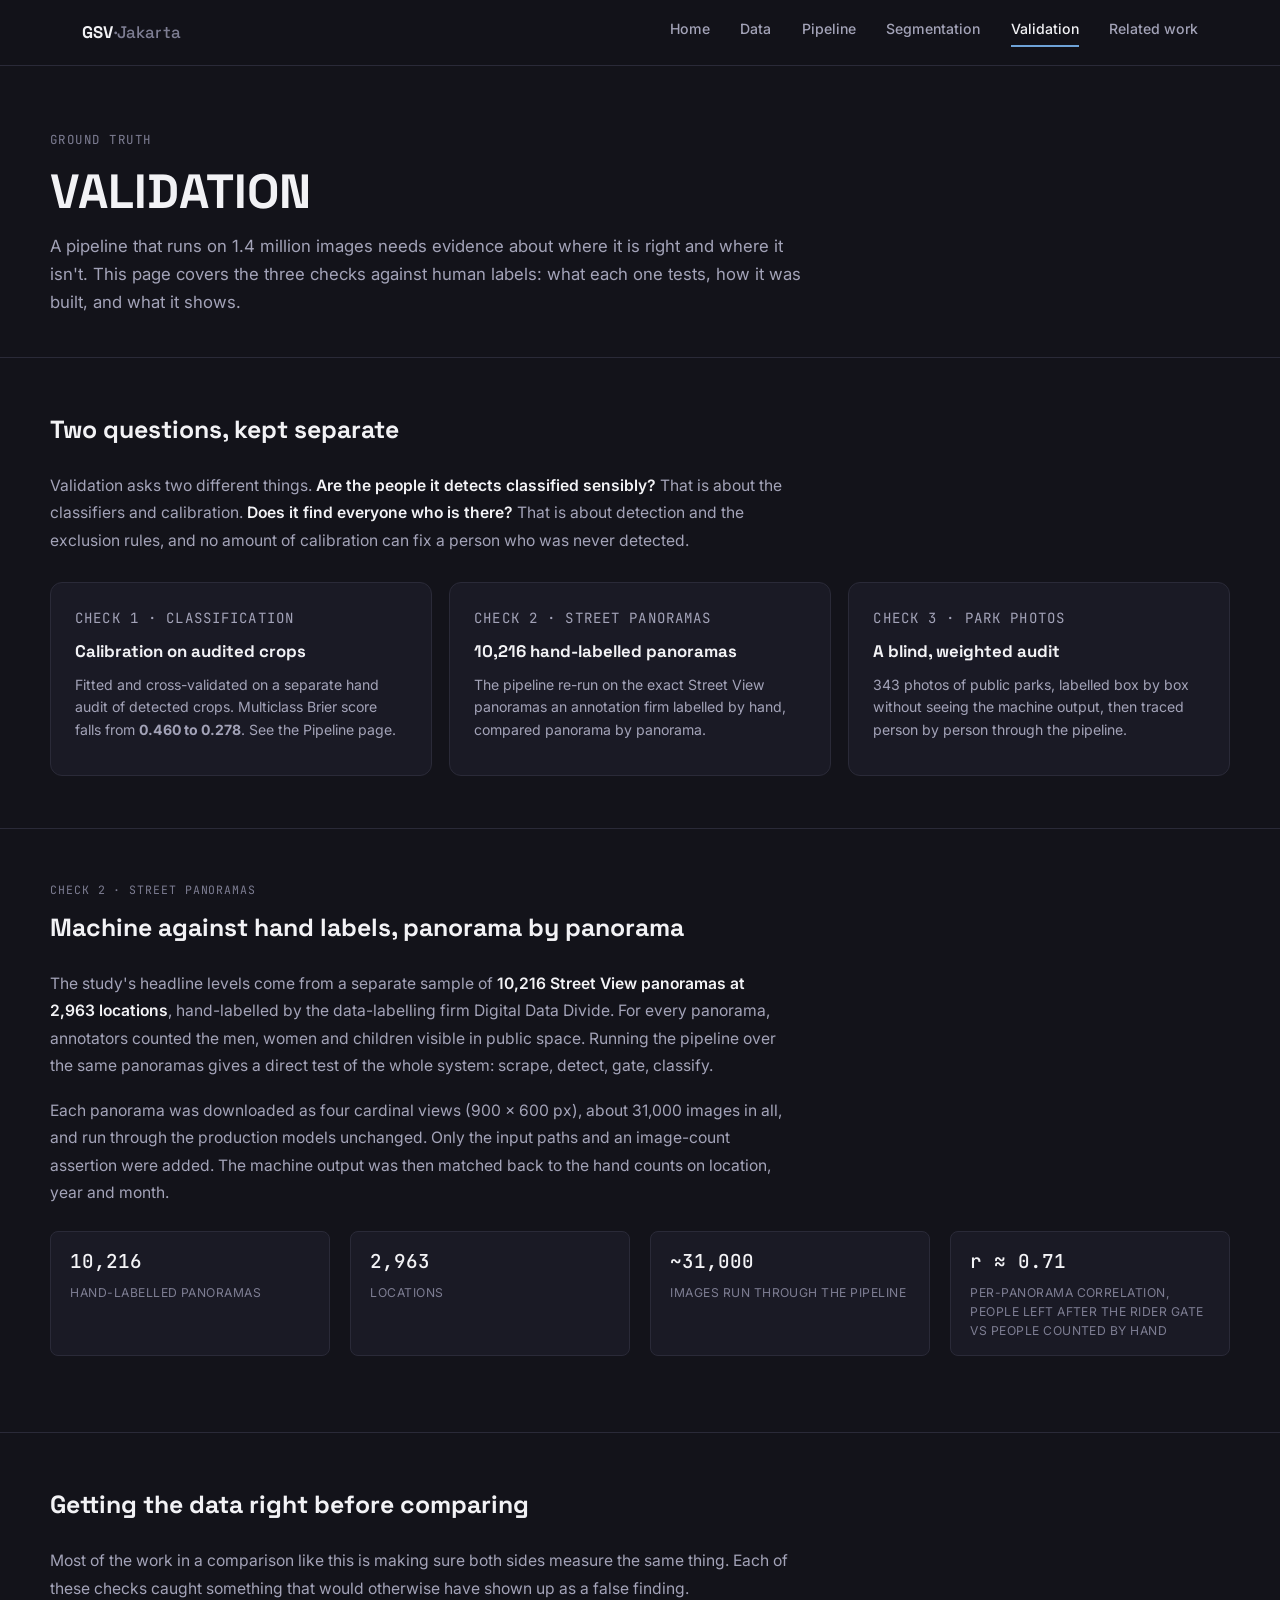
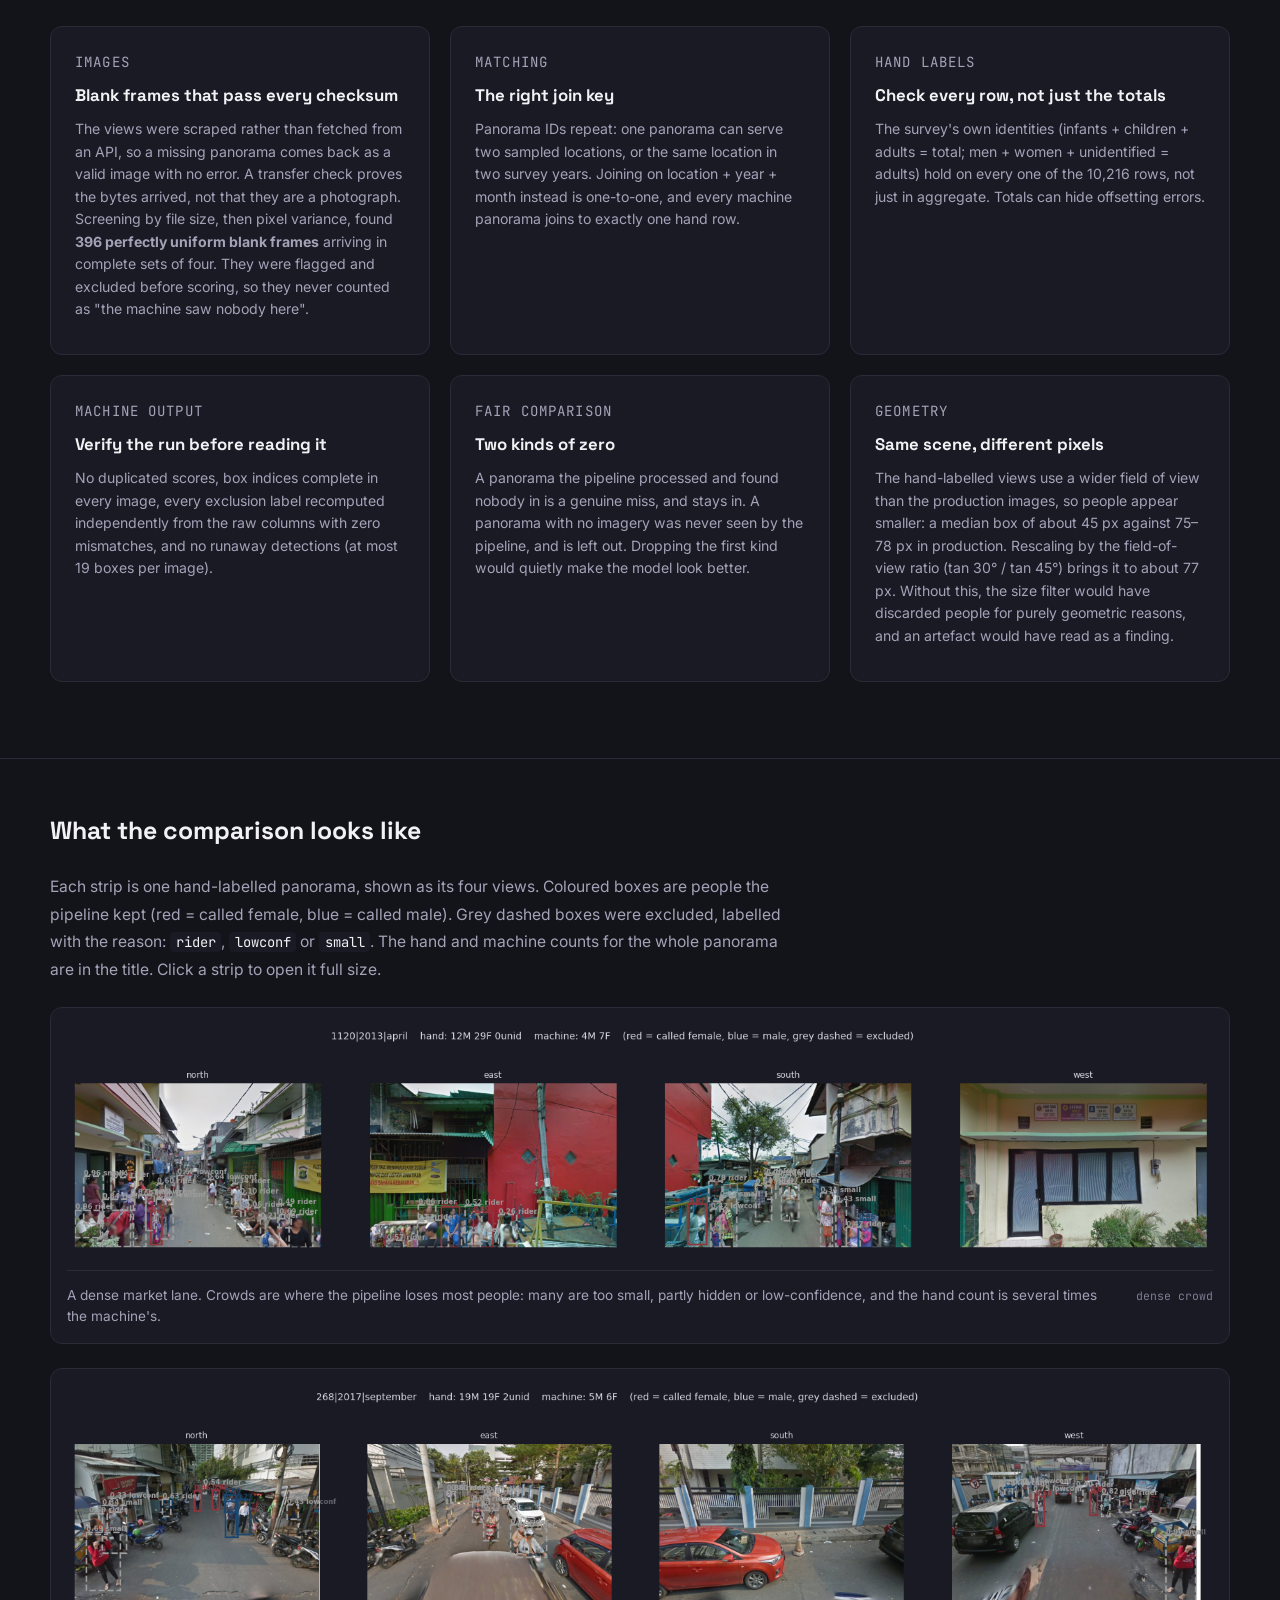
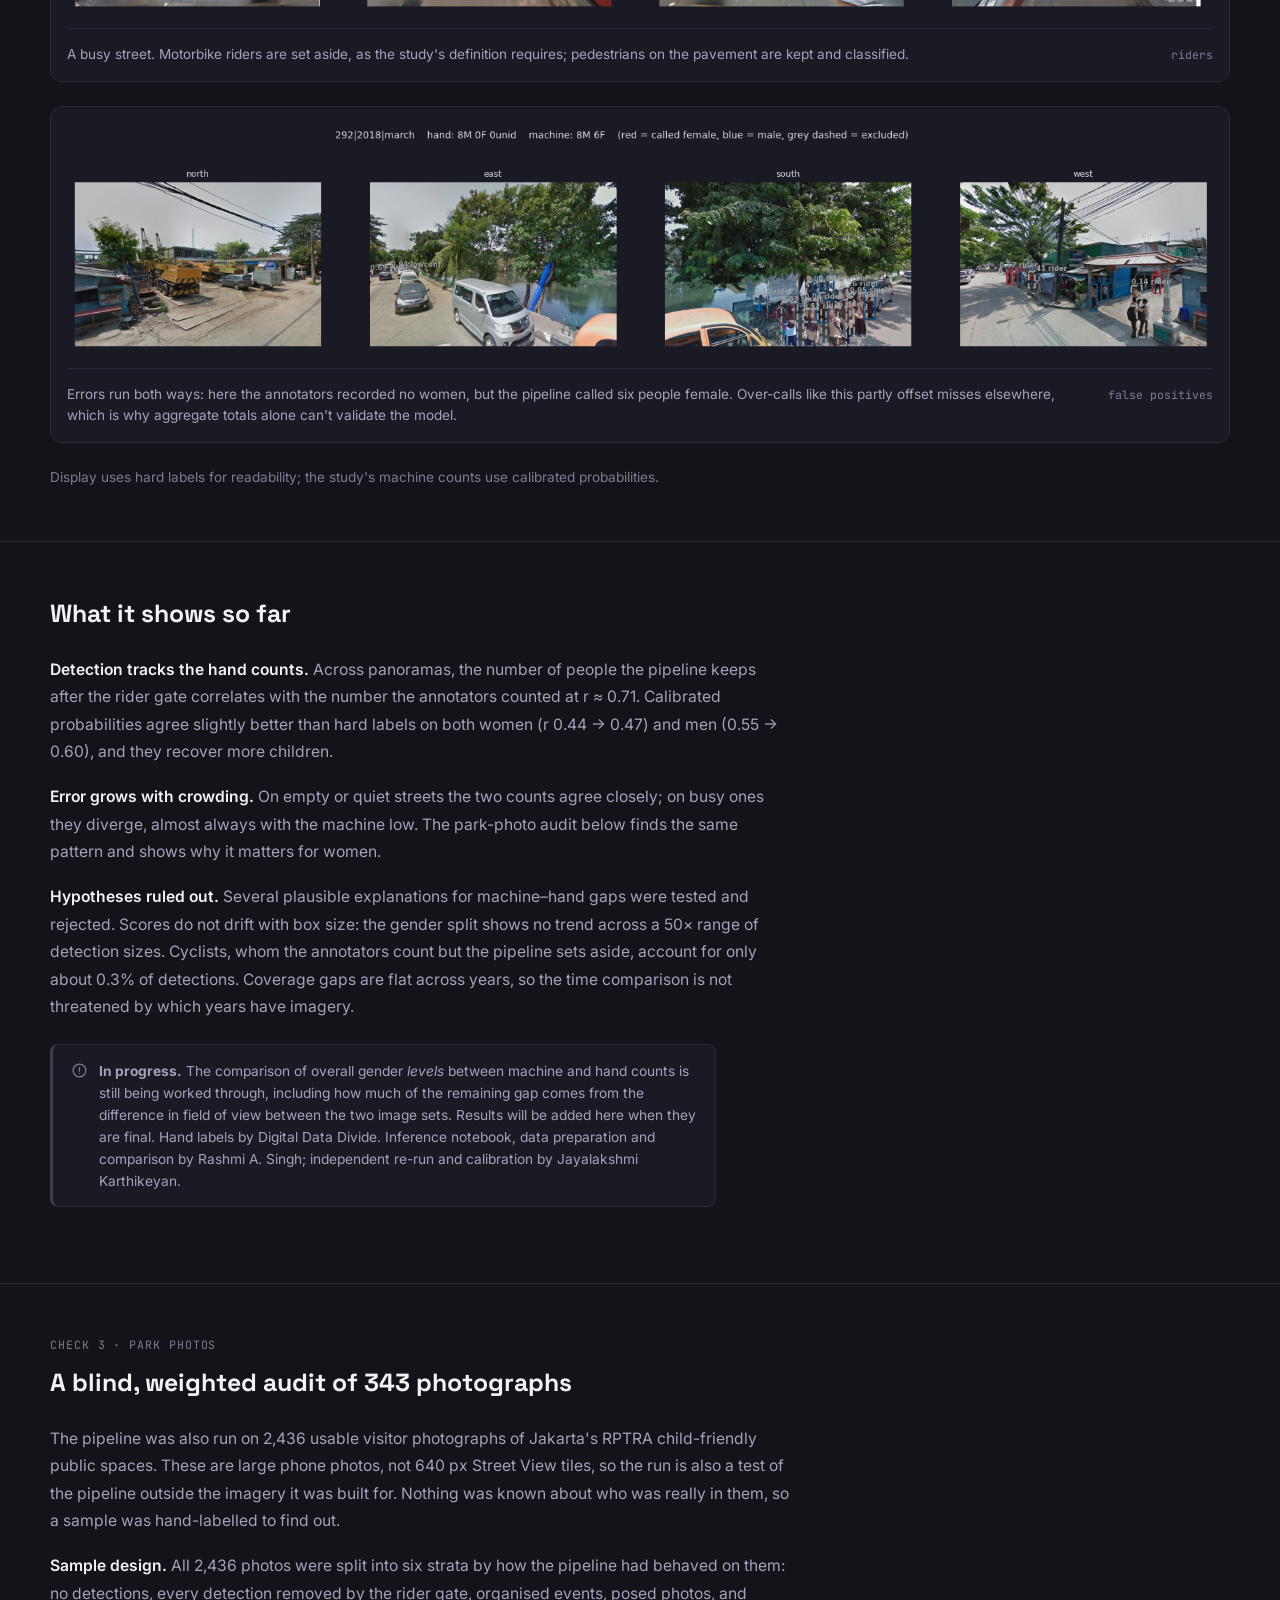
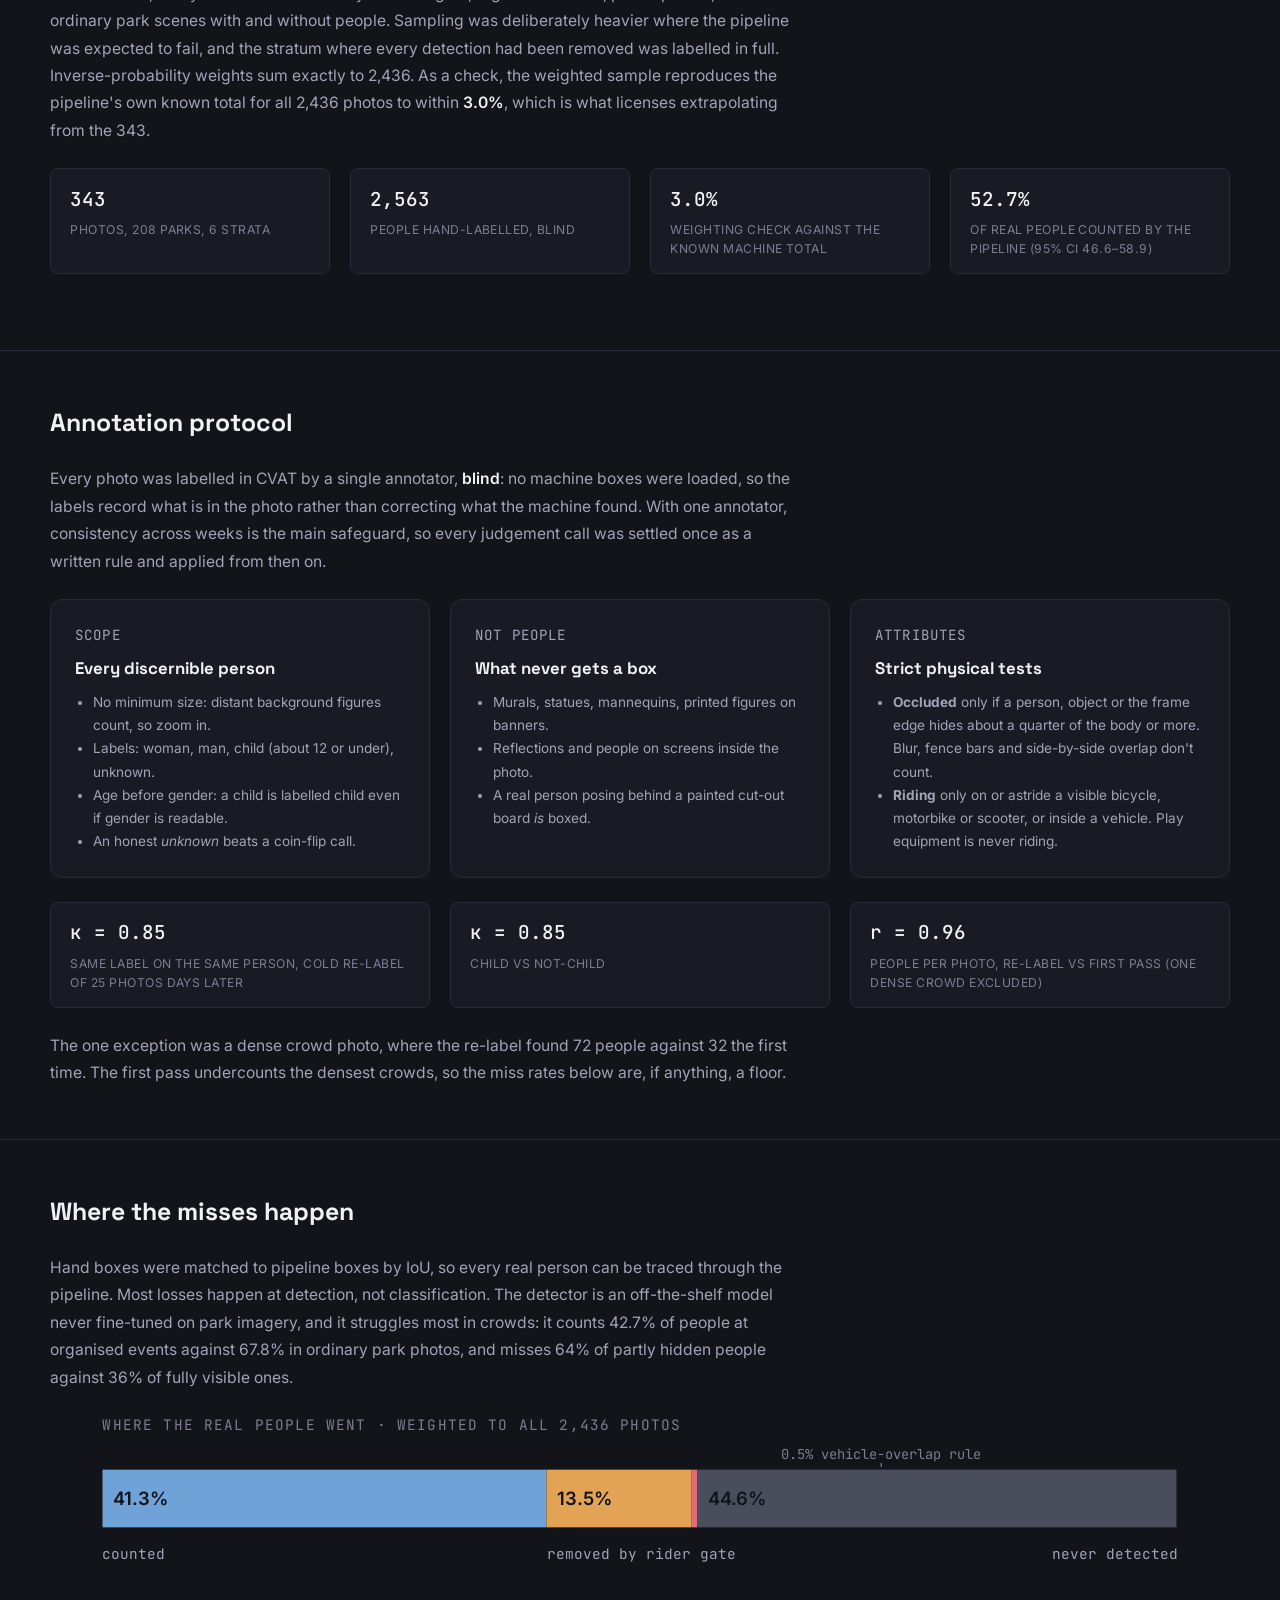
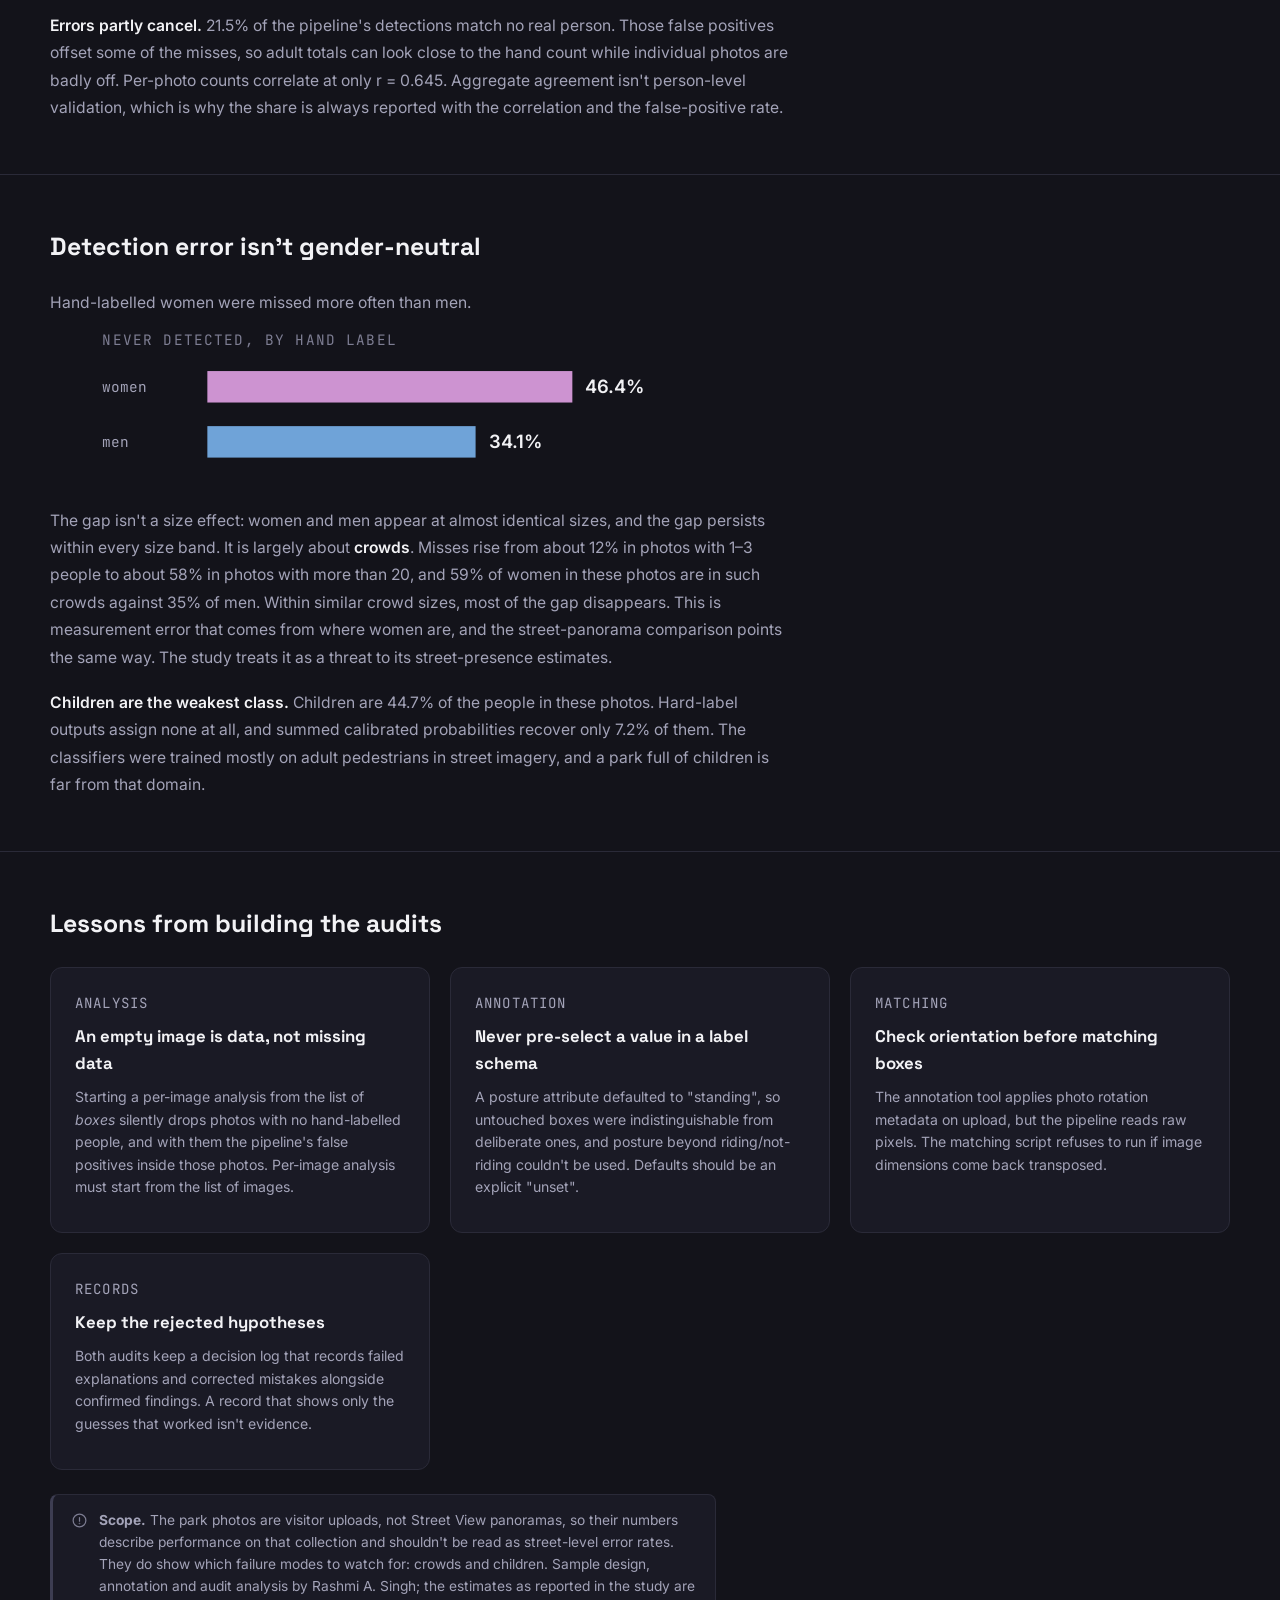
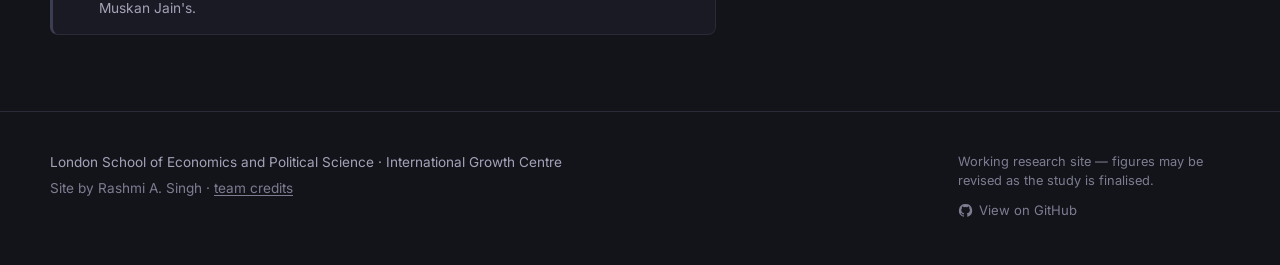
<file: validation.html>
<!DOCTYPE html>
<html lang="en">
<head>
<meta charset="UTF-8">
<meta name="viewport" content="width=device-width, initial-scale=1.0">
<title>Validation — GSV-Jakarta</title>
<meta name="description" content="Testing the GSV-Jakarta pipeline against human labels: a panorama-by-panorama comparison with 10,216 hand-labelled Street View panoramas, a blind weighted audit of 343 park photographs, and what each shows about detection error.">
<link rel="preconnect" href="https://fonts.googleapis.com">
<link rel="preconnect" href="https://fonts.gstatic.com" crossorigin>
<link href="https://fonts.googleapis.com/css2?family=Space+Grotesk:wght@500;700&family=Inter:wght@400;500;600&family=JetBrains+Mono:wght@400;500&display=swap" rel="stylesheet">
<link rel="stylesheet" href="style.css">
<style>
  /* Shared additions (kept in-page so style.css doesn't need replacing) */
  .inline-link { text-decoration: underline; text-underline-offset: 2px; }
  .prose a, .caveat-note a, .credit-line a { text-decoration: underline; text-underline-offset: 2px; color: var(--text-primary); }
  .figure-card { background: var(--surface); }
  .diagram-wrap.wide svg { min-width: 880px; }
  .scroll-hint { display: none; font-family: var(--font-mono); font-size: 0.72rem; color: var(--text-tertiary); margin: 0 0 0.5rem; }
  @media (max-width: 900px) { .scroll-hint { display: block; } }
  .dg-box { fill: var(--surface); stroke: var(--border-strong); stroke-width: 1; }
  .dg-box-a { fill: var(--surface); stroke: var(--phase-1a); stroke-width: 1.4; }
  .dg-box-b { fill: var(--surface); stroke: var(--phase-2); stroke-width: 1.4; }
  .dg-box-out { fill: rgba(111,163,216,0.08); stroke: var(--phase-1a); stroke-width: 1.4; }
  .dg-num { fill: var(--phase-1a); font-family: var(--font-mono); font-size: 11px; font-weight: 500; }
  .dg-num-b { fill: var(--phase-2); font-family: var(--font-mono); font-size: 11px; font-weight: 500; }
  .dg-title { fill: var(--text-primary); font-family: var(--font-body); font-size: 14px; font-weight: 600; }
  .dg-sub { fill: var(--text-secondary); font-family: var(--font-mono); font-size: 11px; }
  .dg-note { fill: var(--text-tertiary); font-family: var(--font-mono); font-size: 10.5px; }
  .dg-track { fill: var(--text-tertiary); font-family: var(--font-mono); font-size: 11px; letter-spacing: 0.08em; }
  .dg-line { stroke: var(--border-strong); stroke-width: 1.5; fill: none; }
  .dg-drop { stroke: var(--text-tertiary); stroke-width: 1; stroke-dasharray: 3 3; fill: none; }
  .dg-w { fill: var(--phase-3); }
  .dg-m { fill: var(--phase-1a); }
  .dg-c { fill: var(--phase-1b); }
  .dg-x { fill: var(--text-tertiary); }
  .diagram-caption { font-size: 0.85rem; color: var(--text-secondary); line-height: 1.55; max-width: 74ch; margin: 0.6rem 0 0; }
  .credit-line { font-size: 0.85rem; color: var(--text-tertiary); max-width: 74ch; line-height: 1.6; margin: 1.25rem 0 0; }
  .formula-box { max-width: 74ch; }
  .walk-grid { display: grid; grid-template-columns: repeat(auto-fit, minmax(240px, 1fr)); gap: 1rem; margin: 1.5rem 0 0.5rem; }
  .walk-card { background: var(--surface); border: 1px solid var(--border); border-radius: var(--radius); padding: 0.9rem; margin: 0; }
  .walk-card svg { width: 100%; height: auto; border-radius: 6px; }
  .walk-step { font-family: var(--font-mono); font-size: 0.72rem; color: var(--phase-1a); letter-spacing: 0.08em; text-transform: uppercase; margin: 0.75rem 0 0.25rem; }
  .walk-text { font-size: 0.84rem; color: var(--text-secondary); line-height: 1.5; margin: 0; }
  .tag-illustrative { display: inline-block; font-family: var(--font-mono); font-size: 0.7rem; color: var(--text-tertiary); border: 1px solid var(--border-strong); border-radius: 4px; padding: 0.15rem 0.5rem; letter-spacing: 0.04em; }
  .team-grid { display: grid; grid-template-columns: repeat(auto-fit, minmax(260px, 1fr)); gap: 1.25rem; margin-top: 1.5rem; }
  .team-card { background: var(--surface); border: 1px solid var(--border); border-radius: var(--radius); padding: 1.5rem; }
  .team-card h3 { font-family: var(--font-display); font-weight: 700; font-size: 1.1rem; margin: 0 0 0.25rem; }
  .team-role { font-family: var(--font-mono); font-size: 0.75rem; color: var(--phase-1a); margin: 0 0 0.8rem; letter-spacing: 0.02em; }
  .team-card ul { margin: 0; padding-left: 1.1rem; font-size: 0.88rem; color: var(--text-secondary); line-height: 1.7; }
  .lesson-grid { display: grid; grid-template-columns: repeat(auto-fit, minmax(300px, 1fr)); gap: 1.25rem; margin: 1.5rem 0; }

</style>
</head>
<body>

<header class="site-header">
  <nav class="nav">
    <a href="index.html" class="nav-logo">GSV<span>·Jakarta</span></a>
    <div class="nav-links">
      <a href="index.html" class="nav-link">Home</a>
      <a href="data.html" class="nav-link">Data</a>
      <a href="pipeline.html" class="nav-link">Pipeline</a>
      <a href="segmentation.html" class="nav-link">Segmentation</a>
      <a href="validation.html" class="nav-link active">Validation</a>
      <a href="litreview.html" class="nav-link">Related work</a>
    </div>
  </nav>
</header>

<main>
  <section class="page-hero">
    <div class="page-hero-inner">
      <p class="eyebrow">Ground truth</p>
      <h1 class="page-title">Validation</h1>
      <p class="page-intro">A pipeline that runs on 1.4 million images needs evidence about where it is right and where it isn't. This page covers the three checks against human labels: what each one tests, how it was built, and what it shows.</p>
    </div>
  </section>

  <section class="content-section">
    <div class="content-inner">
      <h2>Two questions, kept separate</h2>
      <div class="prose">
        <p>Validation asks two different things. <strong>Are the people it detects classified sensibly?</strong> That is about the classifiers and calibration. <strong>Does it find everyone who is there?</strong> That is about detection and the exclusion rules, and no amount of calibration can fix a person who was never detected.</p>
      </div>
      <div class="stage-grid">
        <div class="stage-card">
          <p class="card-eyebrow">Check 1 &middot; classification</p>
          <h3>Calibration on audited crops</h3>
          <p>Fitted and cross-validated on a separate hand audit of detected crops. Multiclass Brier score falls from <strong>0.460 to 0.278</strong>. See the <a href="pipeline.html">Pipeline</a> page.</p>
        </div>
        <div class="stage-card">
          <p class="card-eyebrow">Check 2 &middot; street panoramas</p>
          <h3>10,216 hand-labelled panoramas</h3>
          <p>The pipeline re-run on the exact Street View panoramas an annotation firm labelled by hand, compared panorama by panorama.</p>
        </div>
        <div class="stage-card">
          <p class="card-eyebrow">Check 3 &middot; park photos</p>
          <h3>A blind, weighted audit</h3>
          <p>343 photos of public parks, labelled box by box without seeing the machine output, then traced person by person through the pipeline.</p>
        </div>
      </div>
    </div>
  </section>

  <!-- ===================== DDD ===================== -->
  <section class="content-section">
    <div class="content-inner">
      <p class="card-eyebrow">Check 2 &middot; street panoramas</p>
      <h2>Machine against hand labels, panorama by panorama</h2>
      <div class="prose">
        <p>The study's headline levels come from a separate sample of <strong>10,216 Street View panoramas at 2,963 locations</strong>, hand-labelled by the data-labelling firm Digital Data Divide. For every panorama, annotators counted the men, women and children visible in public space. Running the pipeline over the same panoramas gives a direct test of the whole system: scrape, detect, gate, classify.</p>
        <p>Each panorama was downloaded as four cardinal views (900 &times; 600 px), about 31,000 images in all, and run through the production models unchanged. Only the input paths and an image-count assertion were added. The machine output was then matched back to the hand counts on location, year and month.</p>
      </div>
      <div class="stat-inline-row">
        <div class="stat-inline"><span class="stat-value">10,216</span><span class="stat-label">hand-labelled panoramas</span></div>
        <div class="stat-inline"><span class="stat-value">2,963</span><span class="stat-label">locations</span></div>
        <div class="stat-inline"><span class="stat-value">~31,000</span><span class="stat-label">images run through the pipeline</span></div>
        <div class="stat-inline"><span class="stat-value">r &asymp; 0.71</span><span class="stat-label">per-panorama correlation, people left after the rider gate vs people counted by hand</span></div>
      </div>
    </div>
  </section>

  <section class="content-section">
    <div class="content-inner">
      <h2>Getting the data right before comparing</h2>
      <div class="prose">
        <p>Most of the work in a comparison like this is making sure both sides measure the same thing. Each of these checks caught something that would otherwise have shown up as a false finding.</p>
      </div>
      <div class="lesson-grid">
        <div class="stage-card">
          <p class="card-eyebrow">Images</p>
          <h3>Blank frames that pass every checksum</h3>
          <p>The views were scraped rather than fetched from an API, so a missing panorama comes back as a valid image with no error. A transfer check proves the bytes arrived, not that they are a photograph. Screening by file size, then pixel variance, found <strong>396 perfectly uniform blank frames</strong> arriving in complete sets of four. They were flagged and excluded before scoring, so they never counted as "the machine saw nobody here".</p>
        </div>
        <div class="stage-card">
          <p class="card-eyebrow">Matching</p>
          <h3>The right join key</h3>
          <p>Panorama IDs repeat: one panorama can serve two sampled locations, or the same location in two survey years. Joining on location + year + month instead is one-to-one, and every machine panorama joins to exactly one hand row.</p>
        </div>
        <div class="stage-card">
          <p class="card-eyebrow">Hand labels</p>
          <h3>Check every row, not just the totals</h3>
          <p>The survey's own identities (infants + children + adults = total; men + women + unidentified = adults) hold on every one of the 10,216 rows, not just in aggregate. Totals can hide offsetting errors.</p>
        </div>
        <div class="stage-card">
          <p class="card-eyebrow">Machine output</p>
          <h3>Verify the run before reading it</h3>
          <p>No duplicated scores, box indices complete in every image, every exclusion label recomputed independently from the raw columns with zero mismatches, and no runaway detections (at most 19 boxes per image).</p>
        </div>
        <div class="stage-card">
          <p class="card-eyebrow">Fair comparison</p>
          <h3>Two kinds of zero</h3>
          <p>A panorama the pipeline processed and found nobody in is a genuine miss, and stays in. A panorama with no imagery was never seen by the pipeline, and is left out. Dropping the first kind would quietly make the model look better.</p>
        </div>
        <div class="stage-card">
          <p class="card-eyebrow">Geometry</p>
          <h3>Same scene, different pixels</h3>
          <p>The hand-labelled views use a wider field of view than the production images, so people appear smaller: a median box of about 45 px against 75&ndash;78 px in production. Rescaling by the field-of-view ratio (tan 30&deg; / tan 45&deg;) brings it to about 77 px. Without this, the size filter would have discarded people for purely geometric reasons, and an artefact would have read as a finding.</p>
        </div>
      </div>
    </div>
  </section>

  <section class="content-section">
    <div class="content-inner">
      <h2>What the comparison looks like</h2>
      <div class="prose">
        <p>Each strip is one hand-labelled panorama, shown as its four views. Coloured boxes are people the pipeline kept (red = called female, blue = called male). Grey dashed boxes were excluded, labelled with the reason: <code>rider</code>, <code>lowconf</code> or <code>small</code>. The hand and machine counts for the whole panorama are in the title. Click a strip to open it full size.</p>
      </div>
      <div class="figure-card">
        <a href="assets/validation/ddd_example_crowd.png" target="_blank" rel="noopener" title="Open full size"><img src="assets/validation/ddd_example_crowd.png" alt="Four views of a dense market lane; many people are excluded as small, low-confidence or riders. Hand count 12 men and 29 women; machine 4 men and 7 women." loading="lazy"></a>
        <div class="figure-caption">
          <span class="figure-caption-text">A dense market lane. Crowds are where the pipeline loses most people: many are too small, partly hidden or low-confidence, and the hand count is several times the machine's.</span>
          <span class="figure-caption-tag">dense crowd</span>
        </div>
      </div>
      <div class="figure-card">
        <a href="assets/validation/ddd_example_riders.png" target="_blank" rel="noopener" title="Open full size"><img src="assets/validation/ddd_example_riders.png" alt="Four views of a busy street with parked and moving motorbikes; riders are excluded, pedestrians on the pavement are kept." loading="lazy"></a>
        <div class="figure-caption">
          <span class="figure-caption-text">A busy street. Motorbike riders are set aside, as the study's definition requires; pedestrians on the pavement are kept and classified.</span>
          <span class="figure-caption-tag">riders</span>
        </div>
      </div>
      <div class="figure-card">
        <a href="assets/validation/ddd_example_falsepos.png" target="_blank" rel="noopener" title="Open full size"><img src="assets/validation/ddd_example_falsepos.png" alt="Four views of a riverside street; the hand count has 8 men and no women, while the machine calls 6 people female." loading="lazy"></a>
        <div class="figure-caption">
          <span class="figure-caption-text">Errors run both ways: here the annotators recorded no women, but the pipeline called six people female. Over-calls like this partly offset misses elsewhere, which is why aggregate totals alone can't validate the model.</span>
          <span class="figure-caption-tag">false positives</span>
        </div>
      </div>
      <p class="credit-line">Display uses hard labels for readability; the study's machine counts use calibrated probabilities.</p>
    </div>
  </section>

  <section class="content-section">
    <div class="content-inner">
      <h2>What it shows so far</h2>
      <div class="prose">
        <p><strong>Detection tracks the hand counts.</strong> Across panoramas, the number of people the pipeline keeps after the rider gate correlates with the number the annotators counted at r &asymp; 0.71. Calibrated probabilities agree slightly better than hard labels on both women (r 0.44 &rarr; 0.47) and men (0.55 &rarr; 0.60), and they recover more children.</p>
        <p><strong>Error grows with crowding.</strong> On empty or quiet streets the two counts agree closely; on busy ones they diverge, almost always with the machine low. The park-photo audit below finds the same pattern and shows why it matters for women.</p>
        <p><strong>Hypotheses ruled out.</strong> Several plausible explanations for machine&ndash;hand gaps were tested and rejected. Scores do not drift with box size: the gender split shows no trend across a 50&times; range of detection sizes. Cyclists, whom the annotators count but the pipeline sets aside, account for only about 0.3% of detections. Coverage gaps are flat across years, so the time comparison is not threatened by which years have imagery.</p>
      </div>
      <div class="caveat-note">
        <svg viewBox="0 0 24 24" fill="none" stroke="currentColor" stroke-width="1.7" stroke-linecap="round" stroke-linejoin="round" aria-hidden="true"><circle cx="12" cy="12" r="9"/><path d="M12 8v5"/><circle cx="12" cy="16.2" r="0.3" fill="currentColor"/></svg>
        <span><strong>In progress.</strong> The comparison of overall gender <em>levels</em> between machine and hand counts is still being worked through, including how much of the remaining gap comes from the difference in field of view between the two image sets. Results will be added here when they are final. Hand labels by Digital Data Divide. Inference notebook, data preparation and comparison by Rashmi A. Singh; independent re-run and calibration by Jayalakshmi Karthikeyan.</span>
      </div>
    </div>
  </section>

  <!-- ===================== RPTRA ===================== -->
  <section class="content-section">
    <div class="content-inner">
      <p class="card-eyebrow">Check 3 &middot; park photos</p>
      <h2>A blind, weighted audit of 343 photographs</h2>
      <div class="prose">
        <p>The pipeline was also run on 2,436 usable visitor photographs of Jakarta's RPTRA child-friendly public spaces. These are large phone photos, not 640 px Street View tiles, so the run is also a test of the pipeline outside the imagery it was built for. Nothing was known about who was really in them, so a sample was hand-labelled to find out.</p>
        <p><strong>Sample design.</strong> All 2,436 photos were split into six strata by how the pipeline had behaved on them: no detections, every detection removed by the rider gate, organised events, posed photos, and ordinary park scenes with and without people. Sampling was deliberately heavier where the pipeline was expected to fail, and the stratum where every detection had been removed was labelled in full. Inverse-probability weights sum exactly to 2,436. As a check, the weighted sample reproduces the pipeline's own known total for all 2,436 photos to within <strong>3.0%</strong>, which is what licenses extrapolating from the 343.</p>
      </div>
      <div class="stat-inline-row">
        <div class="stat-inline"><span class="stat-value">343</span><span class="stat-label">photos, 208 parks, 6 strata</span></div>
        <div class="stat-inline"><span class="stat-value">2,563</span><span class="stat-label">people hand-labelled, blind</span></div>
        <div class="stat-inline"><span class="stat-value">3.0%</span><span class="stat-label">weighting check against the known machine total</span></div>
        <div class="stat-inline"><span class="stat-value">52.7%</span><span class="stat-label">of real people counted by the pipeline (95% CI 46.6&ndash;58.9)</span></div>
      </div>
    </div>
  </section>

  <section class="content-section">
    <div class="content-inner">
      <h2>Annotation protocol</h2>
      <div class="prose">
        <p>Every photo was labelled in CVAT by a single annotator, <strong>blind</strong>: no machine boxes were loaded, so the labels record what is in the photo rather than correcting what the machine found. With one annotator, consistency across weeks is the main safeguard, so every judgement call was settled once as a written rule and applied from then on.</p>
      </div>
      <div class="lesson-grid">
        <div class="stage-card">
          <p class="card-eyebrow">Scope</p>
          <h3>Every discernible person</h3>
          <ul>
            <li>No minimum size: distant background figures count, so zoom in.</li>
            <li>Labels: woman, man, child (about 12 or under), unknown.</li>
            <li>Age before gender: a child is labelled child even if gender is readable.</li>
            <li>An honest <em>unknown</em> beats a coin-flip call.</li>
          </ul>
        </div>
        <div class="stage-card">
          <p class="card-eyebrow">Not people</p>
          <h3>What never gets a box</h3>
          <ul>
            <li>Murals, statues, mannequins, printed figures on banners.</li>
            <li>Reflections and people on screens inside the photo.</li>
            <li>A real person posing behind a painted cut-out board <em>is</em> boxed.</li>
          </ul>
        </div>
        <div class="stage-card">
          <p class="card-eyebrow">Attributes</p>
          <h3>Strict physical tests</h3>
          <ul>
            <li><strong>Occluded</strong> only if a person, object or the frame edge hides about a quarter of the body or more. Blur, fence bars and side-by-side overlap don't count.</li>
            <li><strong>Riding</strong> only on or astride a visible bicycle, motorbike or scooter, or inside a vehicle. Play equipment is never riding.</li>
          </ul>
        </div>
      </div>
      <div class="stat-inline-row">
        <div class="stat-inline"><span class="stat-value">&kappa; = 0.85</span><span class="stat-label">same label on the same person, cold re-label of 25 photos days later</span></div>
        <div class="stat-inline"><span class="stat-value">&kappa; = 0.85</span><span class="stat-label">child vs not-child</span></div>
        <div class="stat-inline"><span class="stat-value">r = 0.96</span><span class="stat-label">people per photo, re-label vs first pass (one dense crowd excluded)</span></div>
      </div>
      <div class="prose">
        <p>The one exception was a dense crowd photo, where the re-label found 72 people against 32 the first time. The first pass undercounts the densest crowds, so the miss rates below are, if anything, a floor.</p>
      </div>
    </div>
  </section>

  <section class="content-section">
    <div class="content-inner">
      <h2>Where the misses happen</h2>
      <div class="prose">
        <p>Hand boxes were matched to pipeline boxes by IoU, so every real person can be traced through the pipeline. Most losses happen at detection, not classification. The detector is an off-the-shelf model never fine-tuned on park imagery, and it struggles most in crowds: it counts 42.7% of people at organised events against 67.8% in ordinary park photos, and misses 64% of partly hidden people against 36% of fully visible ones.</p>
      </div>
      <div class="diagram-wrap">
        <svg viewBox="0 0 900 150" xmlns="http://www.w3.org/2000/svg" role="img" aria-label="Of all real people in the hand-labelled photos, 41.3% were counted by the pipeline, 13.5% were detected but removed by the rider gate, 0.5% were removed by the vehicle-overlap rule, and 44.6% were never detected.">
          <text x="40" y="30" class="dg-track">WHERE THE REAL PEOPLE WENT · WEIGHTED TO ALL 2,436 PHOTOS</text>
          <rect x="40.0" y="60" width="338.7" height="44" fill="var(--phase-1a)"/><rect x="378.7" y="60" width="110.7" height="44" fill="var(--phase-1b)"/><rect x="489.4" y="60" width="4.1" height="44" fill="#e06c75"/><rect x="493.5" y="60" width="365.7" height="44" fill="#4a4d5c"/>
          <text x="48.0" y="87" class="dg-title" style="fill:#13131a">41.3%</text><text x="40.0" y="128" class="dg-sub">counted</text><text x="386.7" y="87" class="dg-title" style="fill:#13131a">13.5%</text><text x="378.7" y="128" class="dg-sub">removed by rider gate</text><text x="501.5" y="87" class="dg-title" style="fill:#13131a">44.6%</text><text x="860" y="128" class="dg-sub" text-anchor="end">never detected</text><text x="634" y="52" class="dg-note" text-anchor="middle">0.5% vehicle-overlap rule</text><path d="M634,55 L634,60" class="dg-drop"/>
        </svg>
      </div>
      <div class="prose" style="margin-top:1.5rem">
        <p><strong>Errors partly cancel.</strong> 21.5% of the pipeline's detections match no real person. Those false positives offset some of the misses, so adult totals can look close to the hand count while individual photos are badly off. Per-photo counts correlate at only r = 0.645. Aggregate agreement isn't person-level validation, which is why the share is always reported with the correlation and the false-positive rate.</p>
      </div>
    </div>
  </section>

  <section class="content-section">
    <div class="content-inner">
      <h2>Detection error isn't gender-neutral</h2>
      <div class="prose">
        <p>Hand-labelled women were missed more often than men.</p>
      </div>
      <div class="diagram-wrap">
        <svg viewBox="0 0 900 130" xmlns="http://www.w3.org/2000/svg" role="img" aria-label="Share of hand-labelled people never detected: women 46.4 percent, men 34.1 percent.">
          <text x="40" y="22" class="dg-track">NEVER DETECTED, BY HAND LABEL</text>
          <text x="40" y="58" class="dg-sub">women</text>
          <rect x="120" y="42" width="278.4" height="24" class="dg-w"/>
          <text x="408.4" y="59" class="dg-title">46.4%</text>
          <text x="40" y="100" class="dg-sub">men</text>
          <rect x="120" y="84" width="204.6" height="24" class="dg-m"/>
          <text x="334.6" y="101" class="dg-title">34.1%</text>
        </svg>
      </div>
      <div class="prose" style="margin-top:1.25rem">
        <p>The gap isn't a size effect: women and men appear at almost identical sizes, and the gap persists within every size band. It is largely about <strong>crowds</strong>. Misses rise from about 12% in photos with 1&ndash;3 people to about 58% in photos with more than 20, and 59% of women in these photos are in such crowds against 35% of men. Within similar crowd sizes, most of the gap disappears. This is measurement error that comes from where women are, and the street-panorama comparison points the same way. The study treats it as a threat to its street-presence estimates.</p>
        <p><strong>Children are the weakest class.</strong> Children are 44.7% of the people in these photos. Hard-label outputs assign none at all, and summed calibrated probabilities recover only 7.2% of them. The classifiers were trained mostly on adult pedestrians in street imagery, and a park full of children is far from that domain.</p>
      </div>
    </div>
  </section>

  <section class="content-section">
    <div class="content-inner">
      <h2>Lessons from building the audits</h2>
      <div class="lesson-grid">
        <div class="stage-card">
          <p class="card-eyebrow">Analysis</p>
          <h3>An empty image is data, not missing data</h3>
          <p>Starting a per-image analysis from the list of <em>boxes</em> silently drops photos with no hand-labelled people, and with them the pipeline's false positives inside those photos. Per-image analysis must start from the list of images.</p>
        </div>
        <div class="stage-card">
          <p class="card-eyebrow">Annotation</p>
          <h3>Never pre-select a value in a label schema</h3>
          <p>A posture attribute defaulted to "standing", so untouched boxes were indistinguishable from deliberate ones, and posture beyond riding/not-riding couldn't be used. Defaults should be an explicit "unset".</p>
        </div>
        <div class="stage-card">
          <p class="card-eyebrow">Matching</p>
          <h3>Check orientation before matching boxes</h3>
          <p>The annotation tool applies photo rotation metadata on upload, but the pipeline reads raw pixels. The matching script refuses to run if image dimensions come back transposed.</p>
        </div>
        <div class="stage-card">
          <p class="card-eyebrow">Records</p>
          <h3>Keep the rejected hypotheses</h3>
          <p>Both audits keep a decision log that records failed explanations and corrected mistakes alongside confirmed findings. A record that shows only the guesses that worked isn't evidence.</p>
        </div>
      </div>
      <div class="caveat-note">
        <svg viewBox="0 0 24 24" fill="none" stroke="currentColor" stroke-width="1.7" stroke-linecap="round" stroke-linejoin="round" aria-hidden="true"><circle cx="12" cy="12" r="9"/><path d="M12 8v5"/><circle cx="12" cy="16.2" r="0.3" fill="currentColor"/></svg>
        <span><strong>Scope.</strong> The park photos are visitor uploads, not Street View panoramas, so their numbers describe performance on that collection and shouldn't be read as street-level error rates. They do show which failure modes to watch for: crowds and children. Sample design, annotation and audit analysis by Rashmi A. Singh; the estimates as reported in the study are Muskan Jain's.</span>
      </div>
    </div>
  </section>

</main>

<footer class="site-footer">
  <div class="footer-inner">
    <div>
      <p class="footer-affiliation">London School of Economics and Political Science &middot; International Growth Centre</p>
      <p class="footer-name">Site by Rashmi A. Singh &middot; <a href="index.html#team" class="inline-link">team credits</a></p>
    </div>
    <div>
      <p class="footer-note">Working research site &mdash; figures may be revised as the study is finalised.</p>
      <a href="https://github.com/rashmi-a-singh/gsv-jakarta" class="footer-github">
        <svg viewBox="0 0 24 24" fill="currentColor" aria-hidden="true"><path d="M12 1.5a10.5 10.5 0 0 0-3.32 20.47c.53.1.72-.23.72-.51v-1.98c-2.94.64-3.56-1.28-3.56-1.28-.48-1.22-1.18-1.55-1.18-1.55-.96-.66.07-.65.07-.65 1.07.08 1.63 1.1 1.63 1.1.94 1.62 2.47 1.15 3.08.88.1-.68.37-1.15.67-1.42-2.35-.27-4.82-1.17-4.82-5.23 0-1.16.41-2.1 1.1-2.84-.11-.27-.48-1.36.1-2.83 0 0 .9-.29 2.95 1.08a10.2 10.2 0 0 1 5.37 0c2.04-1.37 2.94-1.08 2.94-1.08.59 1.47.22 2.56.11 2.83.68.74 1.1 1.68 1.1 2.84 0 4.07-2.48 4.96-4.84 5.22.38.33.72.97.72 1.96v2.9c0 .28.19.62.73.51A10.5 10.5 0 0 0 12 1.5z"/></svg>
        View on GitHub
      </a>
    </div>
  </div>
</footer>

</body>
</html>
</file>
<file: style.css>
/* ============================================================
   GSV-Jakarta — shared stylesheet
   Used across all pages: index, maps, segmentation, gender,
   litreview, methods. Keep nav/footer rules in sync across pages.
   ============================================================ */

:root {
  /* Surfaces */
  --bg: #13131a;
  --surface: #1a1a25;
  --surface-hover: #21212e;
  --border: #2a2a38;
  --border-strong: #3d3d52;

  /* Text */
  --text-primary: #f2f2f5;
  --text-secondary: #a3a3b8;
  --text-tertiary: #7d7d92;

  /* Phase palette — encodes data-collection phase and nothing else.
     Reused once as the general UI accent (phase-1a) for focus states,
     the active nav indicator, and the key-finding statistic. */
  --phase-1a: #6fa3d8;
  --phase-1b: #e2a355;
  --phase-2: #83cd97;
  --phase-3: #cd93d1;

  /* Type */
  --font-display: 'Space Grotesk', system-ui, sans-serif;
  --font-body: 'Inter', system-ui, sans-serif;
  --font-mono: 'JetBrains Mono', ui-monospace, SFMono-Regular, Menlo, monospace;

  /* Layout */
  --max-width: 1180px;
  --radius: 12px;
  --radius-sm: 8px;
}

* { box-sizing: border-box; }

html { scroll-behavior: smooth; }

body {
  margin: 0;
  background: var(--bg);
  color: var(--text-primary);
  font-family: var(--font-body);
  font-size: 16px;
  line-height: 1.6;
  -webkit-font-smoothing: antialiased;
  -moz-osx-font-smoothing: grayscale;
}

img, svg { display: block; max-width: 100%; }

a { color: inherit; text-decoration: none; }

.sr-only {
  position: absolute;
  width: 1px; height: 1px;
  padding: 0; margin: -1px;
  overflow: hidden;
  clip: rect(0, 0, 0, 0);
  white-space: nowrap;
  border: 0;
}

/* ---------- Header / Nav (shared across all pages) ---------- */

.site-header {
  position: sticky;
  top: 0;
  z-index: 100;
  border-bottom: 1px solid var(--border);
  background: rgba(19, 19, 26, 0.92);
  backdrop-filter: blur(8px);
  -webkit-backdrop-filter: blur(8px);
}

.nav {
  max-width: var(--max-width);
  margin: 0 auto;
  padding: 1.1rem 2rem;
  display: flex;
  align-items: center;
  justify-content: space-between;
  gap: 1.5rem;
}

.nav-logo {
  font-family: var(--font-display);
  font-weight: 700;
  font-size: 1.05rem;
  letter-spacing: 0.01em;
  white-space: nowrap;
}

.nav-logo span {
  color: var(--text-tertiary);
  font-weight: 500;
}

.nav-links {
  display: flex;
  align-items: center;
  gap: 1.9rem;
  flex-wrap: wrap;
}

.nav-link {
  font-size: 0.88rem;
  font-weight: 500;
  color: var(--text-secondary);
  padding-bottom: 0.3rem;
  border-bottom: 2px solid transparent;
  transition: color 0.15s ease, border-color 0.15s ease;
}

.nav-link:hover { color: var(--text-primary); }

.nav-link.active {
  color: var(--text-primary);
  border-bottom-color: var(--phase-1a);
}

/* ---------- Hero ---------- */

.hero { padding: 5.5rem 2rem 4.5rem; overflow: hidden; }

.hero-inner {
  max-width: var(--max-width);
  margin: 0 auto;
  display: grid;
  grid-template-columns: minmax(0, 1fr) minmax(0, 420px);
  align-items: center;
  gap: 2rem;
}

.hero-content { position: relative; z-index: 2; }

.hero-content > * { animation: rise 0.6s ease both; }
.hero-content > *:nth-child(2) { animation-delay: 0.06s; }
.hero-content > *:nth-child(3) { animation-delay: 0.12s; }
.hero-content > *:nth-child(4) { animation-delay: 0.18s; }

@keyframes rise {
  from { opacity: 0; transform: translateY(10px); }
  to { opacity: 1; transform: translateY(0); }
}

.eyebrow {
  font-family: var(--font-mono);
  font-size: 0.78rem;
  letter-spacing: 0.12em;
  text-transform: uppercase;
  color: var(--text-tertiary);
  margin: 0 0 1.1rem;
}

.hero-title {
  font-family: var(--font-display);
  font-weight: 700;
  font-size: clamp(2.6rem, 5.4vw, 4.2rem);
  line-height: 1;
  text-transform: uppercase;
  margin: 0 0 1.15rem;
}

.hero-subtitle {
  font-size: clamp(1rem, 1.6vw, 1.25rem);
  color: var(--text-secondary);
  max-width: 46ch;
  font-weight: 400;
  margin: 0 0 1.75rem;
}

.hero-finding {
  display: inline-flex;
  align-items: baseline;
  flex-wrap: wrap;
  gap: 0.5em;
  font-size: 0.98rem;
  color: var(--text-primary);
  background: var(--surface);
  border: 1px solid var(--border);
  border-left: 3px solid var(--border-strong);
  border-radius: var(--radius-sm);
  padding: 0.85rem 1.1rem;
  max-width: 52ch;
  line-height: 1.5;
}

.hero-finding-stat {
  font-family: var(--font-mono);
  font-weight: 500;
  color: var(--phase-1a);
  white-space: nowrap;
}

.hero-motif {
  position: relative;
  height: 100%;
  min-height: 260px;
  mask-image: linear-gradient(to left, black 30%, transparent 92%);
  -webkit-mask-image: linear-gradient(to left, black 30%, transparent 92%);
}

.hero-motif svg { width: 100%; height: 100%; overflow: visible; }

/* ---------- Stats bar ---------- */

.stats-bar { border-top: 1px solid var(--border); border-bottom: 1px solid var(--border); }

.stats-inner {
  max-width: var(--max-width);
  margin: 0 auto;
  padding: 1.75rem 2rem;
  display: flex;
  flex-wrap: wrap;
}

.stat { flex: 1 1 160px; padding: 0 1.75rem; border-left: 1px solid var(--border); }
.stat:first-child { border-left: none; padding-left: 0; }

.stat-value {
  display: block;
  font-family: var(--font-mono);
  font-weight: 500;
  font-size: 1.5rem;
  white-space: nowrap;
}

.stat-label {
  display: block;
  font-size: 0.76rem;
  letter-spacing: 0.04em;
  text-transform: uppercase;
  color: var(--text-tertiary);
  margin-top: 0.35rem;
}

/* ---------- Section labels (reused above any content block) ---------- */

.section-label {
  font-family: var(--font-mono);
  font-size: 0.78rem;
  letter-spacing: 0.1em;
  text-transform: uppercase;
  color: var(--text-tertiary);
  margin: 0 0 0.6rem;
}

.section-heading {
  font-family: var(--font-display);
  font-weight: 700;
  font-size: 1.6rem;
  margin: 0 0 2.25rem;
}

/* ---------- Card grid ---------- */

.card-grid-section { padding: 4.5rem 2rem; }

.section-intro { max-width: var(--max-width); margin: 0 auto; }

.card-grid {
  max-width: var(--max-width);
  margin: 0 auto;
  display: grid;
  grid-template-columns: repeat(auto-fit, minmax(260px, 1fr));
  gap: 1.25rem;
}

.card {
  display: flex;
  flex-direction: column;
  background: var(--surface);
  border: 1px solid var(--border);
  border-radius: var(--radius);
  padding: 1.75rem;
  transition: transform 0.18s ease, border-color 0.18s ease, background 0.18s ease;
}

.card:hover {
  transform: translateY(-3px);
  border-color: var(--border-strong);
  background: var(--surface-hover);
}

.card-icon { width: 22px; height: 22px; margin-bottom: 1.1rem; color: var(--text-secondary); }

.card-eyebrow {
  font-family: var(--font-mono);
  font-size: 0.72rem;
  letter-spacing: 0.08em;
  text-transform: uppercase;
  color: var(--text-tertiary);
  margin: 0 0 0.5rem;
}

.card-title { font-family: var(--font-display); font-weight: 700; font-size: 1.25rem; margin: 0 0 0.6rem; }

.card-desc { font-size: 0.92rem; color: var(--text-secondary); line-height: 1.55; margin: 0 0 1.25rem; flex-grow: 1; }

.card-arrow {
  font-family: var(--font-mono);
  font-size: 0.85rem;
  color: var(--text-tertiary);
  transition: color 0.18s ease, transform 0.18s ease;
}

.card:hover .card-arrow { color: var(--text-primary); transform: translateX(3px); }

/* ---------- Footer (shared across all pages) ---------- */

.site-footer { border-top: 1px solid var(--border); padding: 2.5rem 2rem; }

.footer-inner {
  max-width: var(--max-width);
  margin: 0 auto;
  display: flex;
  flex-wrap: wrap;
  justify-content: space-between;
  align-items: flex-start;
  gap: 1.5rem;
}

.footer-affiliation { font-size: 0.85rem; color: var(--text-secondary); margin: 0 0 0.3rem; }
.footer-name { font-size: 0.85rem; color: var(--text-tertiary); margin: 0; }

.footer-note { font-size: 0.8rem; color: var(--text-tertiary); max-width: 34ch; line-height: 1.5; margin: 0; }

.footer-github {
  display: inline-flex;
  align-items: center;
  gap: 0.4rem;
  font-size: 0.82rem;
  color: var(--text-tertiary);
  transition: color 0.15s ease;
  margin-top: 0.6rem;
}

.footer-github:hover { color: var(--text-primary); }
.footer-github svg { width: 15px; height: 15px; }

/* ---------- Page hero (used on every page except index) ---------- */

.page-hero { padding: 4rem 2rem 2.5rem; }

.page-hero-inner { max-width: var(--max-width); margin: 0 auto; }

.page-title {
  font-family: var(--font-display);
  font-weight: 700;
  font-size: clamp(2.2rem, 4vw, 3rem);
  text-transform: uppercase;
  line-height: 1.05;
  margin: 0 0 1rem;
}

.page-intro { font-size: 1.05rem; color: var(--text-secondary); max-width: 70ch; margin: 0; line-height: 1.65; }

/* ---------- Gallery grid (maps.html) ---------- */

.gallery-section { padding: 1rem 2rem 3rem; }

.gallery-grid {
  max-width: var(--max-width);
  margin: 0 auto;
  display: grid;
  grid-template-columns: repeat(auto-fill, minmax(220px, 1fr));
  gap: 1.1rem;
}

.gallery-item {
  background: var(--surface);
  border: 1px solid var(--border);
  border-radius: var(--radius);
  overflow: hidden;
  cursor: pointer;
  padding: 0;
  text-align: left;
  font: inherit;
  color: inherit;
  transition: border-color 0.18s ease, transform 0.18s ease;
}

.gallery-item:hover { border-color: var(--border-strong); transform: translateY(-2px); }

.gallery-item img { width: 100%; aspect-ratio: 1650 / 1789; object-fit: cover; }

.gallery-caption {
  display: flex;
  align-items: center;
  justify-content: space-between;
  padding: 0.7rem 0.9rem;
  border-top: 1px solid var(--border);
}

.gallery-caption-month {
  font-family: var(--font-mono);
  font-size: 0.82rem;
  letter-spacing: 0.03em;
  text-transform: uppercase;
  color: var(--text-secondary);
}

.gallery-caption-n { font-family: var(--font-mono); font-size: 0.78rem; color: var(--text-tertiary); }

/* ---------- Overview banner ---------- */

.overview-banner-section { padding: 0 2rem 4.5rem; }

.overview-banner {
  max-width: var(--max-width);
  margin: 0 auto;
  display: grid;
  grid-template-columns: minmax(0, 1fr) minmax(0, 340px);
  gap: 2rem;
  align-items: center;
  background: var(--surface);
  border: 1px solid var(--border);
  border-radius: var(--radius);
  padding: 1.5rem;
}

.overview-banner img {
  width: 100%;
  border-radius: var(--radius-sm);
  border: 1px solid var(--border);
  cursor: pointer;
}

.overview-banner-text .card-eyebrow { margin-bottom: 0.7rem; }
.overview-banner-text h3 { font-family: var(--font-display); font-weight: 700; font-size: 1.2rem; margin: 0 0 0.6rem; }
.overview-banner-text p { font-size: 0.92rem; color: var(--text-secondary); line-height: 1.6; margin: 0; }

/* ---------- Lightbox ---------- */

.lightbox {
  position: fixed;
  inset: 0;
  background: rgba(8, 8, 12, 0.94);
  z-index: 1000;
  display: none;
  align-items: center;
  justify-content: center;
  padding: 2rem;
}

.lightbox.open { display: flex; }

.lightbox-figure { max-width: 92vw; max-height: 88vh; display: flex; flex-direction: column; align-items: center; gap: 0.9rem; }

.lightbox-figure img {
  max-width: 92vw;
  max-height: 76vh;
  width: auto;
  border-radius: var(--radius-sm);
  border: 1px solid var(--border-strong);
}

.lightbox-caption { font-family: var(--font-mono); font-size: 0.85rem; color: var(--text-secondary); letter-spacing: 0.02em; }

.lightbox-close, .lightbox-prev, .lightbox-next {
  position: absolute;
  background: var(--surface);
  border: 1px solid var(--border-strong);
  color: var(--text-primary);
  border-radius: 50%;
  width: 42px;
  height: 42px;
  display: flex;
  align-items: center;
  justify-content: center;
  cursor: pointer;
  font-family: var(--font-body);
  font-size: 1.1rem;
  line-height: 1;
  transition: background 0.15s ease;
}

.lightbox-close:hover, .lightbox-prev:hover, .lightbox-next:hover { background: var(--surface-hover); }

.lightbox-close { top: 1.5rem; right: 1.5rem; }
.lightbox-prev { left: 1.5rem; top: 50%; transform: translateY(-50%); }
.lightbox-next { right: 1.5rem; top: 50%; transform: translateY(-50%); }

@media (max-width: 640px) {
  .overview-banner { grid-template-columns: 1fr; }
  .lightbox-prev, .lightbox-next { width: 36px; height: 36px; }
  .lightbox-close { top: 1rem; right: 1rem; }
  .lightbox-prev { left: 1rem; }
  .lightbox-next { right: 1rem; }
}

/* ---------- Content sections (methods / segmentation / gender / litreview) ---------- */

.content-section { padding: 3.25rem 2rem; border-top: 1px solid var(--border); }
.content-section:first-of-type { border-top: none; }

.content-inner { max-width: var(--max-width); margin: 0 auto; }

.content-inner h2 {
  font-family: var(--font-display);
  font-weight: 700;
  font-size: 1.55rem;
  margin: 0 0 1.4rem;
}

.content-inner .prose { max-width: 74ch; }
.content-inner .prose p { color: var(--text-secondary); font-size: 0.98rem; line-height: 1.75; margin: 0 0 1.1rem; }
.content-inner .prose p:last-child { margin-bottom: 0; }
.content-inner .prose strong { color: var(--text-primary); font-weight: 600; }
.content-inner .prose code { font-family: var(--font-mono); font-size: 0.88em; color: var(--text-primary); background: var(--surface); padding: 0.1em 0.4em; border-radius: 4px; }

/* Numbered / labelled stage cards */
.stage-grid {
  display: grid;
  grid-template-columns: repeat(auto-fit, minmax(230px, 1fr));
  gap: 1.1rem;
  margin-top: 1.75rem;
}

.stage-card { background: var(--surface); border: 1px solid var(--border); border-radius: var(--radius); padding: 1.5rem; }
.stage-card .card-eyebrow { margin-bottom: 0.5rem; }
.stage-card h3 { font-family: var(--font-display); font-weight: 700; font-size: 1.05rem; margin: 0 0 0.6rem; }
.stage-card p { font-size: 0.88rem; color: var(--text-secondary); line-height: 1.6; margin: 0 0 0.6rem; }
.stage-card ul { margin: 0; padding-left: 1.1rem; font-size: 0.85rem; color: var(--text-secondary); line-height: 1.7; }
.stage-card .stage-meta {
  display: inline-block;
  font-family: var(--font-mono);
  font-size: 0.74rem;
  color: var(--text-tertiary);
  border-top: 1px solid var(--border);
  padding-top: 0.6rem;
  margin-top: 0.4rem;
  width: 100%;
}

/* Formula / definition boxes */
.formula-box {
  background: var(--surface);
  border: 1px solid var(--border);
  border-radius: var(--radius);
  padding: 1.5rem 1.75rem;
  margin: 1.5rem 0;
}

.formula-box + .formula-box { margin-top: 1.1rem; }

.formula-name { font-family: var(--font-display); font-weight: 700; font-size: 1.05rem; margin: 0 0 0.9rem; }

.formula-eq {
  display: block;
  font-family: var(--font-mono);
  font-size: 0.95rem;
  color: var(--phase-1a);
  background: var(--bg);
  border: 1px solid var(--border);
  border-radius: var(--radius-sm);
  padding: 0.8rem 1rem;
  margin: 0 0 1rem;
  overflow-x: auto;
  white-space: nowrap;
}

.formula-box p { font-size: 0.88rem; color: var(--text-secondary); line-height: 1.65; margin: 0 0 0.6rem; }
.formula-box p:last-child { margin-bottom: 0; }

.formula-terms { list-style: none; margin: 0 0 1rem; padding: 0; font-size: 0.85rem; color: var(--text-secondary); }
.formula-terms li { padding: 0.3rem 0; border-top: 1px solid var(--border); }
.formula-terms li:first-child { border-top: none; }
.formula-terms code { font-family: var(--font-mono); color: var(--text-primary); margin-right: 0.5em; }

/* Stat callouts inline in prose (e.g. validation numbers) */
.stat-inline-row { display: flex; flex-wrap: wrap; gap: 1.25rem; margin: 1.5rem 0; }
.stat-inline { background: var(--surface); border: 1px solid var(--border); border-radius: var(--radius-sm); padding: 0.9rem 1.2rem; flex: 1 1 160px; }
.stat-inline .stat-value { font-size: 1.2rem; }

/* Diagram wrapper */
.diagram-wrap { margin: 0 0 0.5rem; overflow-x: auto; }
.diagram-wrap svg { width: 100%; min-width: 560px; height: auto; }
.diagram-box { fill: var(--surface); stroke: var(--border); stroke-width: 1; }
.diagram-box-accent { fill: var(--surface); stroke: var(--phase-1a); stroke-width: 1.5; }
.diagram-title { fill: var(--text-primary); font-family: var(--font-body); font-size: 13px; font-weight: 600; }
.diagram-title-accent { fill: var(--phase-1a); font-family: var(--font-mono); font-size: 15px; font-weight: 500; }
.diagram-sub { fill: var(--text-tertiary); font-family: var(--font-mono); font-size: 10px; }
.diagram-label { fill: var(--text-tertiary); font-family: var(--font-mono); font-size: 11px; letter-spacing: 0.06em; text-transform: uppercase; }
.diagram-arrow { stroke: var(--border-strong); stroke-width: 1.5; fill: none; }

/* Provisional / caveat notes */
.caveat-note {
  display: flex;
  gap: 0.7rem;
  align-items: flex-start;
  background: var(--surface);
  border: 1px solid var(--border);
  border-left: 3px solid var(--border-strong);
  border-radius: var(--radius-sm);
  padding: 0.9rem 1.1rem;
  margin: 1.5rem 0;
  font-size: 0.86rem;
  color: var(--text-secondary);
  line-height: 1.6;
  max-width: 74ch;
}
.caveat-note svg { width: 17px; height: 17px; flex-shrink: 0; margin-top: 0.15rem; color: var(--text-tertiary); }

/* ---------- Placeholder figures (content pending) ---------- */

.figure-placeholder {
  border: 1.5px dashed var(--border-strong);
  border-radius: var(--radius);
  padding: 2.5rem 1.5rem;
  text-align: center;
  margin: 1.5rem 0;
  background: rgba(255,255,255,0.015);
}

.figure-placeholder-label {
  font-family: var(--font-mono);
  font-size: 0.8rem;
  color: var(--text-tertiary);
  margin: 0 0 0.4rem;
}

.figure-placeholder-path {
  display: inline-block;
  font-family: var(--font-mono);
  font-size: 0.78rem;
  color: var(--phase-1a);
  background: var(--surface);
  border: 1px solid var(--border);
  border-radius: 4px;
  padding: 0.3rem 0.7rem;
  margin-top: 0.3rem;
}

/* ---------- Figure cards (embedding light-background analysis figures) ---------- */

.figure-card {
  background: #f7f7f9;
  border: 1px solid var(--border);
  border-radius: var(--radius);
  padding: 1rem;
  margin: 1.5rem 0;
}

.figure-card img { width: 100%; border-radius: 4px; }

.figure-caption {
  display: flex;
  justify-content: space-between;
  align-items: baseline;
  gap: 1rem;
  margin-top: 0.9rem;
  padding-top: 0.9rem;
  border-top: 1px solid var(--border);
}

.figure-caption-text { font-size: 0.85rem; color: var(--text-secondary); line-height: 1.55; }
.figure-caption-tag { font-family: var(--font-mono); font-size: 0.72rem; color: var(--text-tertiary); white-space: nowrap; }

.figure-grid { display: grid; grid-template-columns: repeat(auto-fit, minmax(340px, 1fr)); gap: 1.25rem; margin: 1.5rem 0; }
.figure-grid .figure-card { margin: 0; }

@media (max-width: 640px) { .figure-grid { grid-template-columns: 1fr; } }

/* ---------- References disclosure (litreview.html) ---------- */

.refs-details { margin-top: 1.4rem; max-width: 74ch; }

.refs-details summary {
  cursor: pointer;
  font-family: var(--font-mono);
  font-size: 0.82rem;
  letter-spacing: 0.03em;
  color: var(--text-tertiary);
  padding: 0.6rem 0;
  border-top: 1px solid var(--border);
  list-style: none;
}

.refs-details summary::-webkit-details-marker { display: none; }

.refs-details summary::before { content: '+ '; color: var(--phase-1a); }
.refs-details[open] summary::before { content: '\2212 '; }

.refs-details summary:hover { color: var(--text-primary); }

.refs-list { list-style: none; margin: 0.75rem 0 0; padding: 0; counter-reset: refcounter; }
.refs-list li {
  counter-increment: refcounter;
  font-size: 0.85rem;
  color: var(--text-secondary);
  line-height: 1.6;
  padding: 0.5rem 0 0.5rem 1.8rem;
  position: relative;
}
.refs-list li::before {
  content: counter(refcounter) '.';
  position: absolute;
  left: 0;
  font-family: var(--font-mono);
  color: var(--text-tertiary);
  font-size: 0.8rem;
}
.refs-list li em { color: var(--text-primary); font-style: italic; }

/* ---------- Explore page (interactive hex map) ---------- */

.explore-toolbar {
  border-top: 1px solid var(--border);
  border-bottom: 1px solid var(--border);
  background: var(--surface);
}

.explore-toolbar-inner {
  max-width: var(--max-width);
  margin: 0 auto;
  padding: 0.9rem 2rem;
  display: flex;
  align-items: center;
  gap: 0.9rem;
  flex-wrap: wrap;
}

.toolbar-label {
  font-family: var(--font-mono);
  font-size: 0.72rem;
  letter-spacing: 0.06em;
  text-transform: uppercase;
  color: var(--text-tertiary);
  margin-right: 0.2rem;
}

.phase-pill {
  display: inline-flex;
  align-items: center;
  gap: 0.45rem;
  padding: 0.35rem 0.85rem;
  border-radius: 999px;
  border: 1px solid var(--border-strong);
  background: var(--bg);
  font-family: var(--font-mono);
  font-size: 0.78rem;
  color: var(--text-secondary);
  cursor: pointer;
  user-select: none;
  transition: opacity 0.15s ease, border-color 0.15s ease;
}

.phase-pill:hover { border-color: var(--phase-1a); }
.phase-pill.off { opacity: 0.32; }
.phase-pill .dot { width: 9px; height: 9px; border-radius: 50%; flex-shrink: 0; }

.explore-stats {
  margin-left: auto;
  font-family: var(--font-mono);
  font-size: 0.78rem;
  color: var(--text-tertiary);
  white-space: nowrap;
}

.map-wrap { position: relative; }

#hexmap {
  height: 70vh;
  min-height: 460px;
  width: 100%;
  background: var(--bg);
}

.map-loading {
  position: absolute;
  inset: 0;
  display: flex;
  align-items: center;
  justify-content: center;
  font-family: var(--font-mono);
  font-size: 0.85rem;
  color: var(--text-tertiary);
  background: var(--bg);
  z-index: 500;
  transition: opacity 0.25s ease;
}

/* Leaflet dark-theme overrides */
.leaflet-container { background: var(--bg); font-family: var(--font-body); }
.leaflet-popup-content-wrapper { background: var(--surface); color: var(--text-primary); border: 1px solid var(--border-strong); border-radius: var(--radius-sm); }
.leaflet-popup-content { font-size: 0.82rem; line-height: 1.6; margin: 0.7rem 0.9rem; }
.leaflet-popup-content b { color: var(--phase-1a); font-family: var(--font-mono); }
.leaflet-popup-tip { background: var(--surface); }
.leaflet-control-zoom a { background: var(--surface) !important; color: var(--text-primary) !important; border-color: var(--border) !important; }
.leaflet-control-zoom a:hover { background: var(--surface-hover) !important; }
.leaflet-control-attribution { background: rgba(19,19,26,0.85) !important; color: var(--text-tertiary) !important; }
.leaflet-control-attribution a { color: var(--text-secondary) !important; }

@media (max-width: 640px) {
  .explore-toolbar-inner { padding: 0.8rem 1.25rem; }
  .explore-stats { margin-left: 0; flex-basis: 100%; }
  #hexmap { height: 60vh; min-height: 380px; }
}

/* ---------- Accessibility ---------- */

a:focus-visible, .card:focus-visible {
  outline: 2px solid var(--phase-1a);
  outline-offset: 2px;
  border-radius: 4px;
}

@media (prefers-reduced-motion: reduce) {
  html { scroll-behavior: auto; }
  .hero-content > *, .card { animation: none !important; transition: none !important; }
}

/* ---------- Responsive ---------- */

@media (max-width: 860px) {
  .hero-inner { grid-template-columns: 1fr; }
  .hero-motif { display: none; }
  .nav { padding: 1rem 1.25rem; }
  .nav-links { gap: 1.1rem; }
  .hero { padding: 3.5rem 1.25rem 3rem; }
  .stats-inner { padding: 1.5rem 1.25rem; }
  .stat { flex: 1 1 45%; border-left: none !important; padding-left: 0 !important; margin-bottom: 1rem; }
  .card-grid-section { padding: 3rem 1.25rem; }
  .site-footer { padding: 2rem 1.25rem; }
  .page-hero { padding: 3rem 1.25rem 2rem; }
  .gallery-section { padding: 0.5rem 1.25rem 2.5rem; }
  .overview-banner-section { padding: 0 1.25rem 3rem; }
}

@media (max-width: 480px) {
  .nav-links { gap: 0.85rem; }
  .nav-link { font-size: 0.8rem; }
  .stat { flex: 1 1 100%; }
}
</file>
